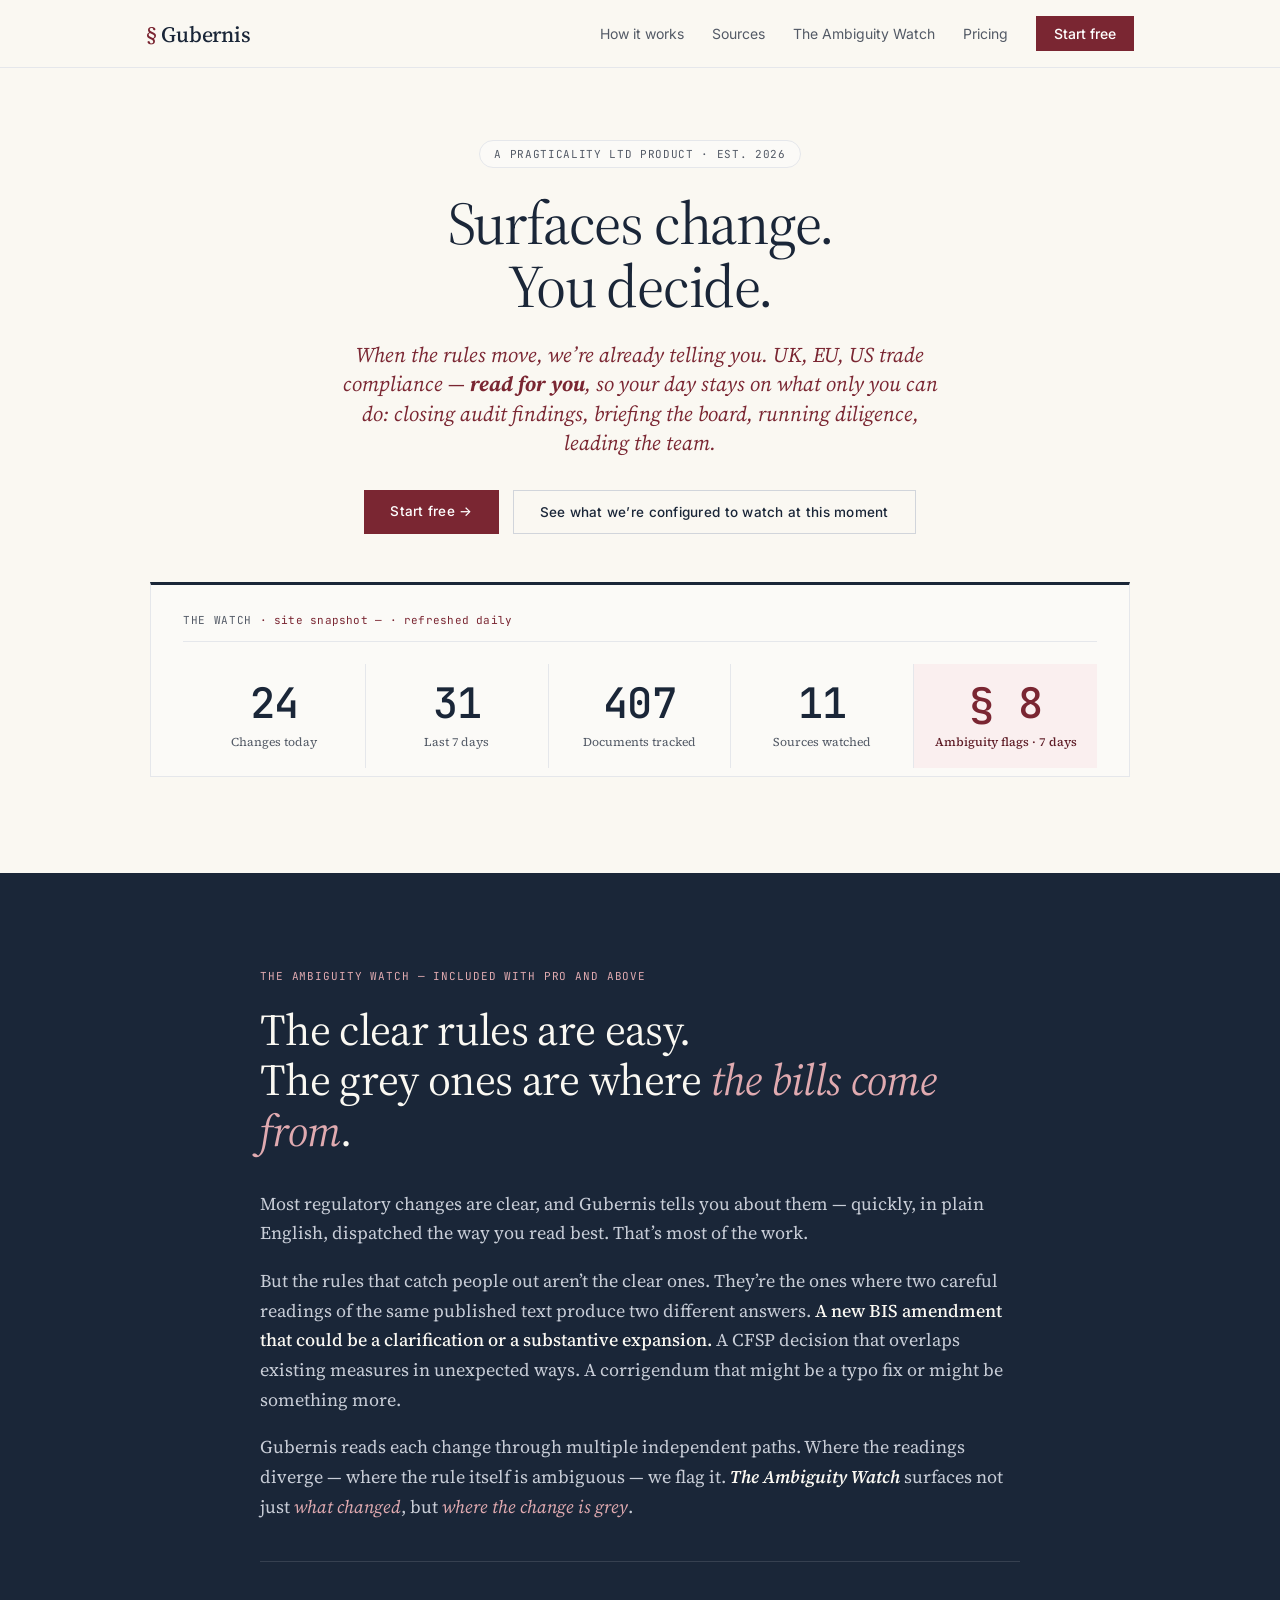
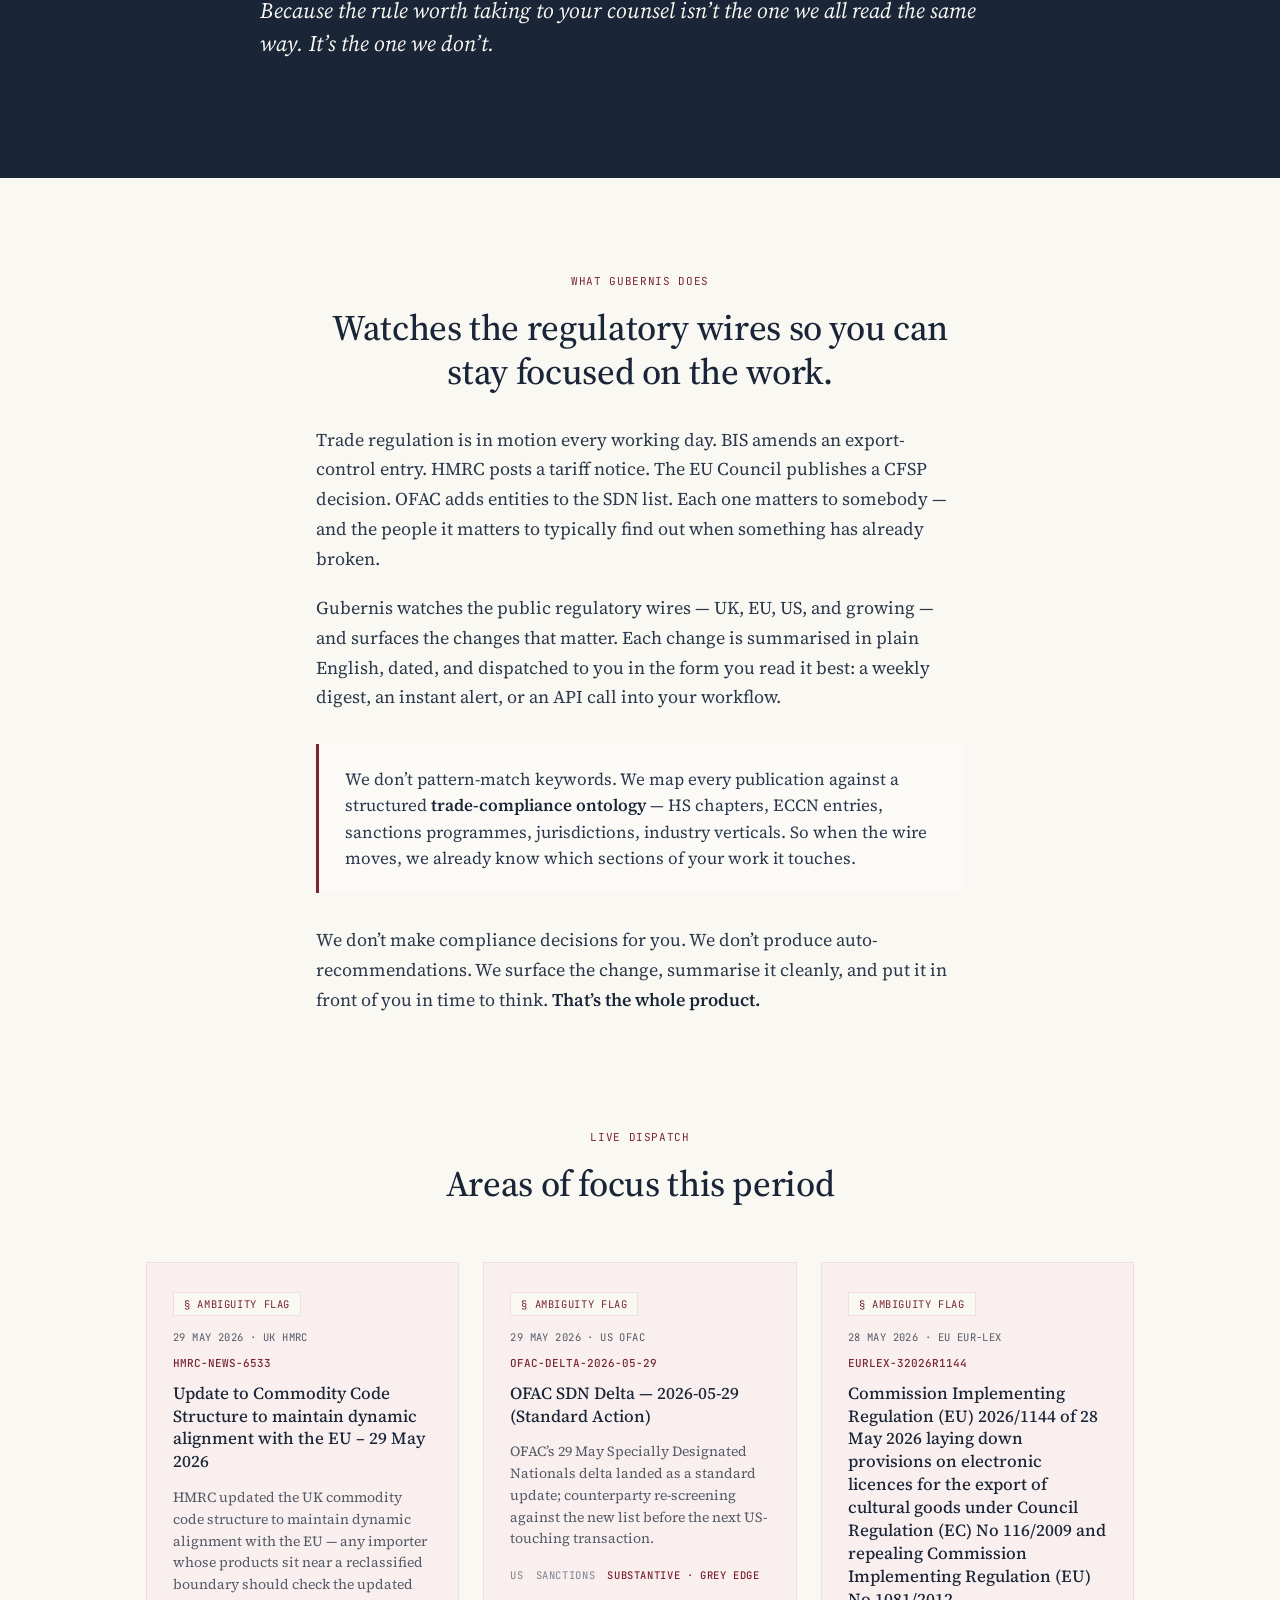
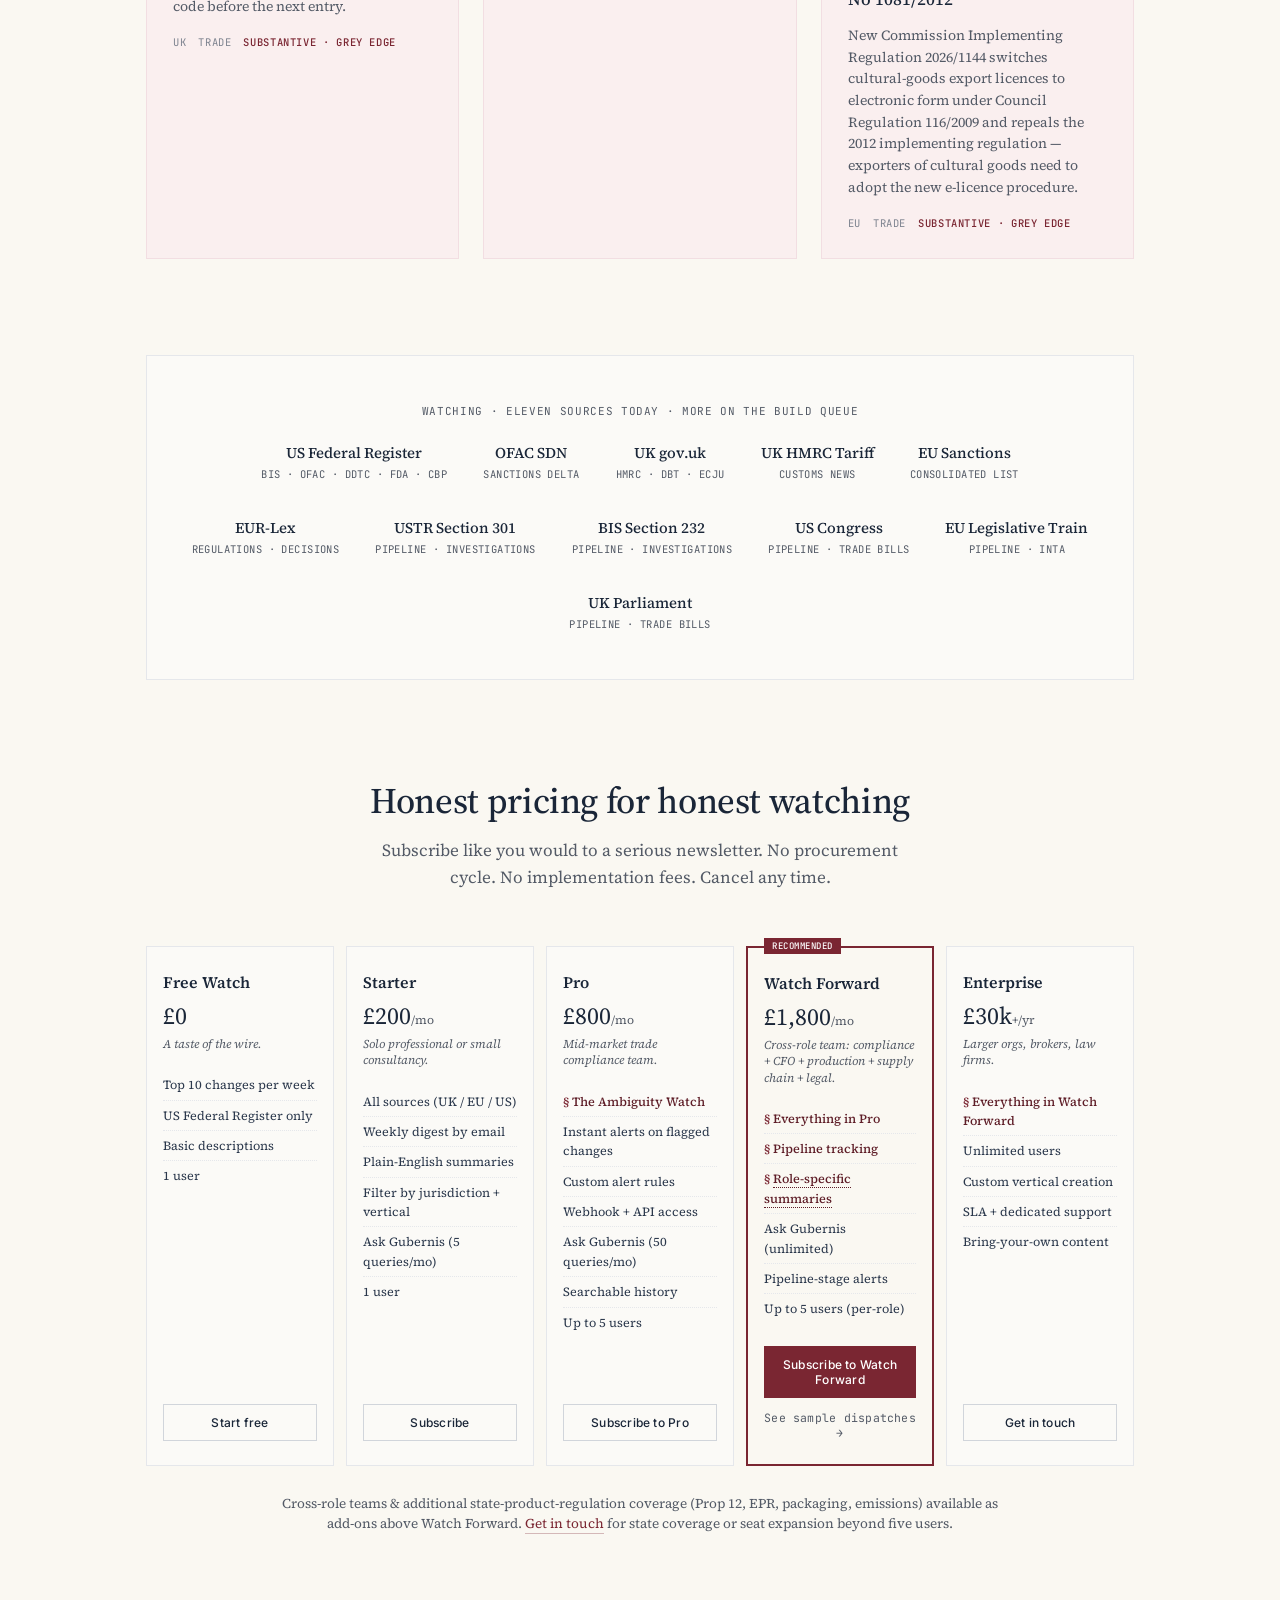
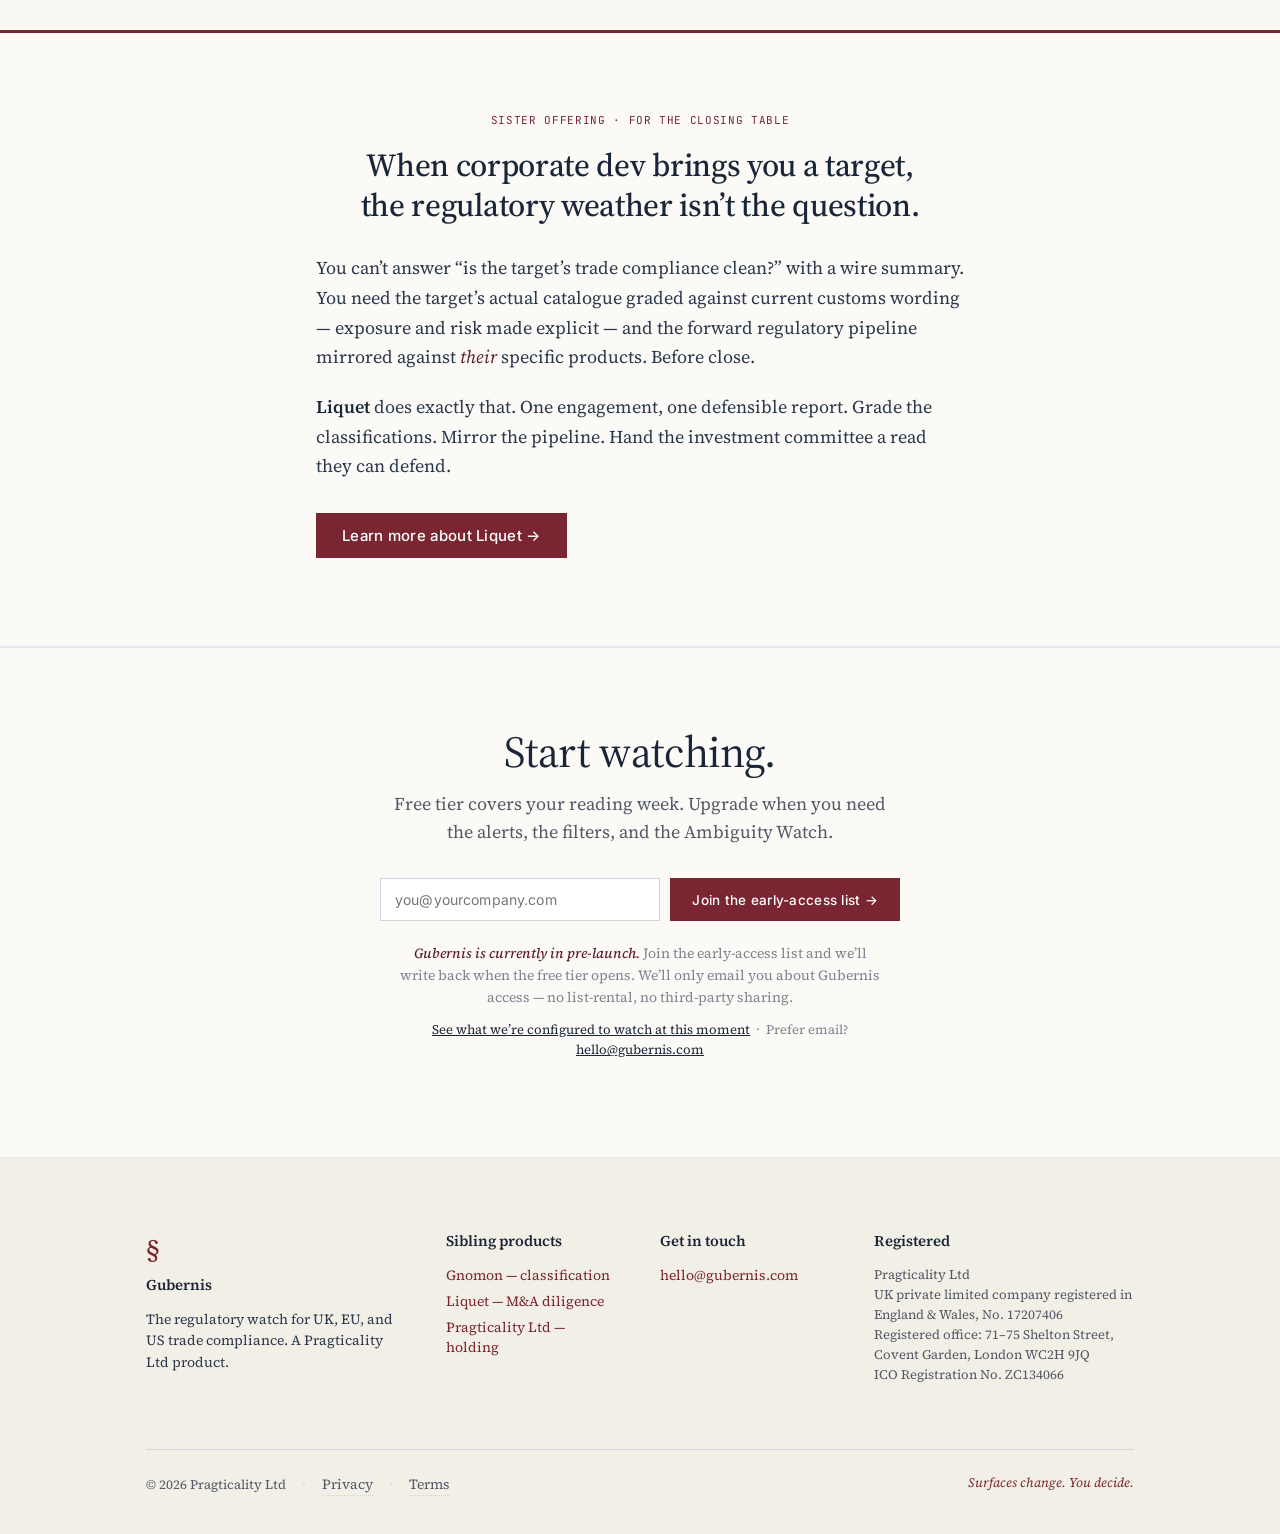
<file: index.html>
<!DOCTYPE html>
<html lang="en-GB">
<head>
<meta charset="UTF-8" />
<meta name="viewport" content="width=device-width, initial-scale=1.0" />
<title>Gubernis — Surfaces change. You decide.</title>
<meta name="description" content="Gubernis watches the regulatory wires — UK, EU, US — and surfaces the changes that matter. The Ambiguity Watch flags the rules where careful readings diverge. A Pragticality Ltd product." />
<meta name="theme-color" content="#FAF8F2" />

<!-- Open Graph -->
<meta property="og:title" content="Gubernis — Surfaces change. You decide." />
<meta property="og:description" content="Watches the regulatory wires; surfaces what changed; flags the grey edges. When the rules move, we're already telling you." />
<meta property="og:type" content="website" />
<meta property="og:url" content="https://gubernis.com/" />

<link rel="icon" type="image/svg+xml" href="/favicon.svg" />
<link rel="preconnect" href="https://fonts.googleapis.com">
<link rel="preconnect" href="https://fonts.gstatic.com" crossorigin>
<link href="https://fonts.googleapis.com/css2?family=Source+Serif+4:ital,opsz,wght@0,8..60,300;0,8..60,400;0,8..60,500;0,8..60,600;0,8..60,700;1,8..60,400&family=JetBrains+Mono:ital,wght@0,400;0,500;1,400&family=Inter:wght@400;500;600&display=swap" rel="stylesheet">
<link rel="stylesheet" href="/styles.css">
</head>

<body>

<header class="site-nav">
  <div class="container">
    <a href="/" class="wordmark"><span class="section-mark">§</span>Gubernis</a>
    <nav class="nav-links">
      <a href="#how-it-works">How it works</a>
      <a href="#sources">Sources</a>
      <a href="#ambiguity-watch">The Ambiguity Watch</a>
      <a href="#pricing">Pricing</a>
      <a href="#sign-up" class="cta">Start free</a>
    </nav>
  </div>
</header>

<main>

<!-- HERO -->
<section class="hero">
  <div class="container">
    <div class="badge">A Pragticality Ltd product · est. 2026</div>
    <h1>Surfaces change.<br/>You decide.</h1>
    <div class="lead">When the rules move, we&rsquo;re already telling you. UK, EU, US trade compliance &mdash; <strong>read for you</strong>, so your day stays on what only you can do: closing audit findings, briefing the board, running diligence, leading the team.</div>
    <div class="cta-row">
      <a href="#sign-up" class="button primary-btn">Start free &rarr;</a>
      <a href="#this-week" class="button secondary-btn">See what we&rsquo;re configured to watch at this moment</a>
    </div>
  </div>
</section>

<!-- THE WATCH — live ledger -->
<section class="watch-section">
  <div class="container">
    <div class="ledger">
      <div class="ledger-label">
        The Watch
        <span class="ledger-time">· site snapshot <span data-count="as-of">—</span> · refreshed daily</span>
      </div>

      <div class="ledger-grid">
        <div class="ledger-cell">
          <div class="ledger-number" data-count="changes-today">24</div>
          <div class="ledger-caption">Changes today</div>
        </div>
        <div class="ledger-cell">
          <div class="ledger-number" data-count="changes-7d">31</div>
          <div class="ledger-caption">Last 7 days</div>
        </div>
        <div class="ledger-cell">
          <div class="ledger-number" data-count="documents-tracked">407</div>
          <div class="ledger-caption">Documents tracked</div>
        </div>
        <div class="ledger-cell">
          <div class="ledger-number" data-count="sources">11</div>
          <div class="ledger-caption">Sources watched</div>
        </div>
        <div class="ledger-cell oxblood">
          <div class="ledger-number" data-count="ambiguity-7d">&sect; 8</div>
          <div class="ledger-caption">Ambiguity flags &middot; 7 days</div>
        </div>
      </div>
    </div>
  </div>
</section>

<!-- AMBIGUITY WATCH — feature section on navy -->
<section id="ambiguity-watch" class="ambiguity-section">
  <div class="container container-narrow">
    <div class="section-label">The Ambiguity Watch — included with Pro and above</div>
    <h2>The clear rules are easy.<br/>The grey ones are where <em>the bills come from</em>.</h2>

    <div class="ambiguity-body">
      <p>
        Most regulatory changes are clear, and Gubernis tells you about them &mdash; quickly, in plain English, dispatched the way you read best. That&rsquo;s most of the work.
      </p>
      <p>
        But the rules that catch people out aren&rsquo;t the clear ones. They&rsquo;re the ones where two careful readings of the same published text produce two different answers. <strong>A new BIS amendment that could be a clarification or a substantive expansion.</strong> A CFSP decision that overlaps existing measures in unexpected ways. A corrigendum that might be a typo fix or might be something more.
      </p>
      <p>
        Gubernis reads each change through multiple independent paths. Where the readings diverge &mdash; where the rule itself is ambiguous &mdash; we flag it.
        <span class="watch-name">The Ambiguity Watch</span>
        surfaces not just <em>what changed</em>, but <em>where the change is grey</em>.
      </p>
      <p class="closer">
        Because the rule worth taking to your counsel isn&rsquo;t the one we all read the same way. It&rsquo;s the one we don&rsquo;t.
      </p>
    </div>
  </div>
</section>

<!-- WHAT GUBERNIS DOES — intro with ontology -->
<section id="how-it-works" class="intro-section">
  <div class="container container-narrow">
    <div class="section-label">What Gubernis does</div>
    <h2>Watches the regulatory wires so you can stay focused on the work.</h2>

    <div class="intro-body">
      <p>
        Trade regulation is in motion every working day. BIS amends an export-control entry. HMRC posts a tariff notice. The EU Council publishes a CFSP decision. OFAC adds entities to the SDN list. Each one matters to somebody &mdash; and the people it matters to typically find out when something has already broken.
      </p>
      <p>
        Gubernis watches the public regulatory wires &mdash; UK, EU, US, and growing &mdash; and surfaces the changes that matter. Each change is summarised in plain English, dated, and dispatched to you in the form you read it best: a weekly digest, an instant alert, or an API call into your workflow.
      </p>
      <span class="ontology-callout">
        We don&rsquo;t pattern-match keywords. We map every publication against a structured <strong>trade-compliance ontology</strong> &mdash; HS chapters, ECCN entries, sanctions programmes, jurisdictions, industry verticals. So when the wire moves, we already know which sections of your work it touches.
      </span>
      <p>
        We don&rsquo;t make compliance decisions for you. We don&rsquo;t produce auto-recommendations. We surface the change, summarise it cleanly, and put it in front of you in time to think. <strong>That&rsquo;s the whole product.</strong>
      </p>
    </div>
  </div>
</section>

<!-- WHAT CHANGED THIS WEEK -->
<section id="this-week" class="changed-section">
  <div class="container">
    <div class="section-head">
      <div class="section-label">Live dispatch</div>
      <h2>Areas of focus this period</h2>
    </div>

    <div class="featured-grid">
      <!-- featured-cards: start (managed by scripts/refresh_this_week_cards.py) -->

      <article class="card ambiguous">
        <span class="watch-flag">§ ambiguity flag</span>
        <div class="ts">29 May 2026 · UK HMRC</div>
        <div class="id">HMRC-NEWS-6533</div>
        <h3 class="card-title">Update to Commodity Code Structure to maintain dynamic alignment with the EU – 29 May 2026</h3>
        <p class="card-summary">HMRC updated the UK commodity code structure to maintain dynamic alignment with the EU — any importer whose products sit near a reclassified boundary should check the updated code before the next entry.</p>
        <div class="card-tags">
          <span class="tag">UK</span>
          <span class="tag">trade</span>
          <span class="tag sev">substantive · grey edge</span>
        </div>
      </article>

      <article class="card ambiguous">
        <span class="watch-flag">§ ambiguity flag</span>
        <div class="ts">29 May 2026 · US OFAC</div>
        <div class="id">OFAC-DELTA-2026-05-29</div>
        <h3 class="card-title">OFAC SDN Delta — 2026-05-29 (Standard Action)</h3>
        <p class="card-summary">OFAC&rsquo;s 29 May Specially Designated Nationals delta landed as a standard update; counterparty re-screening against the new list before the next US-touching transaction.</p>
        <div class="card-tags">
          <span class="tag">US</span>
          <span class="tag">sanctions</span>
          <span class="tag sev">substantive · grey edge</span>
        </div>
      </article>

      <article class="card ambiguous">
        <span class="watch-flag">§ ambiguity flag</span>
        <div class="ts">28 May 2026 · EU EUR-Lex</div>
        <div class="id">EURLEX-32026R1144</div>
        <h3 class="card-title">Commission Implementing Regulation (EU) 2026/1144 of 28 May 2026 laying down provisions on electronic licences for the export of cultural goods under Council Regulation (EC) No 116/2009 and repealing Commission Implementing Regulation (EU) No 1081/2012</h3>
        <p class="card-summary">New Commission Implementing Regulation 2026/1144 switches cultural-goods export licences to electronic form under Council Regulation 116/2009 and repeals the 2012 implementing regulation &mdash; exporters of cultural goods need to adopt the new e-licence procedure.</p>
        <div class="card-tags">
          <span class="tag">EU</span>
          <span class="tag">trade</span>
          <span class="tag sev">substantive · grey edge</span>
        </div>
      </article>

      <!-- featured-cards: end -->
    </div>
  </div>
</section>

<!-- SOURCES -->
<section id="sources" class="sources-section">
  <div class="container">
    <div class="sources-bar">
      <div class="section-label">Watching · eleven sources today · more on the build queue</div>
      <div class="sources-row">
        <div class="source">
          <div class="source-name">US Federal Register</div>
          <div class="source-sub">BIS · OFAC · DDTC · FDA · CBP</div>
        </div>
        <div class="source">
          <div class="source-name">OFAC SDN</div>
          <div class="source-sub">sanctions delta</div>
        </div>
        <div class="source">
          <div class="source-name">UK gov.uk</div>
          <div class="source-sub">HMRC · DBT · ECJU</div>
        </div>
        <div class="source">
          <div class="source-name">UK HMRC Tariff</div>
          <div class="source-sub">customs news</div>
        </div>
        <div class="source">
          <div class="source-name">EU Sanctions</div>
          <div class="source-sub">consolidated list</div>
        </div>
        <div class="source">
          <div class="source-name">EUR-Lex</div>
          <div class="source-sub">regulations · decisions</div>
        </div>
        <div class="source">
          <div class="source-name">USTR Section 301</div>
          <div class="source-sub">pipeline · investigations</div>
        </div>
        <div class="source">
          <div class="source-name">BIS Section 232</div>
          <div class="source-sub">pipeline · investigations</div>
        </div>
        <div class="source">
          <div class="source-name">US Congress</div>
          <div class="source-sub">pipeline · trade bills</div>
        </div>
        <div class="source">
          <div class="source-name">EU Legislative Train</div>
          <div class="source-sub">pipeline · INTA</div>
        </div>
        <div class="source">
          <div class="source-name">UK Parliament</div>
          <div class="source-sub">pipeline · trade bills</div>
        </div>
      </div>
    </div>
  </div>
</section>

<!-- PRICING -->
<section id="pricing" class="pricing-section">
  <div class="container">
    <div class="section-head">
      <h2>Honest pricing for honest watching</h2>
      <p class="subhead">Subscribe like you would to a serious newsletter. No procurement cycle. No implementation fees. Cancel any time.</p>
    </div>

    <div class="pricing-grid pricing-grid-five">

      <article class="tier">
        <div class="tier-name">Free Watch</div>
        <div class="tier-price">&pound;0</div>
        <div class="tier-for">A taste of the wire.</div>
        <ul class="tier-list">
          <li>Top 10 changes per week</li>
          <li>US Federal Register only</li>
          <li>Basic descriptions</li>
          <li>1 user</li>
        </ul>
        <a href="#sign-up" class="tier-cta">Start free</a>
      </article>

      <article class="tier">
        <div class="tier-name">Starter</div>
        <div class="tier-price">&pound;200<span class="tier-unit">/mo</span></div>
        <div class="tier-for">Solo professional or small consultancy.</div>
        <ul class="tier-list">
          <li>All sources (UK / EU / US)</li>
          <li>Weekly digest by email</li>
          <li>Plain-English summaries</li>
          <li>Filter by jurisdiction + vertical</li>
          <li>Ask Gubernis (5 queries/mo)</li>
          <li>1 user</li>
        </ul>
        <a href="#sign-up" class="tier-cta">Subscribe</a>
      </article>

      <article class="tier">
        <div class="tier-name">Pro</div>
        <div class="tier-price">&pound;800<span class="tier-unit">/mo</span></div>
        <div class="tier-for">Mid-market trade compliance team.</div>
        <ul class="tier-list">
          <li class="highlight">The Ambiguity Watch</li>
          <li>Instant alerts on flagged changes</li>
          <li>Custom alert rules</li>
          <li>Webhook + API access</li>
          <li>Ask Gubernis (50 queries/mo)</li>
          <li>Searchable history</li>
          <li>Up to 5 users</li>
        </ul>
        <a href="#sign-up" class="tier-cta">Subscribe to Pro</a>
      </article>

      <article class="tier recommended">
        <div class="tier-name">Watch Forward</div>
        <div class="tier-price">&pound;1,800<span class="tier-unit">/mo</span></div>
        <div class="tier-for">Cross-role team: compliance + CFO + production + supply chain + legal.</div>
        <ul class="tier-list">
          <li class="highlight">Everything in Pro</li>
          <li class="highlight">Pipeline tracking</li>
          <li class="highlight"><a href="/samples/" class="tier-inline-link">Role-specific summaries</a></li>
          <li>Ask Gubernis (unlimited)</li>
          <li>Pipeline-stage alerts</li>
          <li>Up to 5 users (per-role)</li>
        </ul>
        <a href="#sign-up" class="tier-cta primary-cta">Subscribe to Watch Forward</a>
        <a href="/samples/" class="tier-secondary-link">See sample dispatches &rarr;</a>
      </article>

      <article class="tier">
        <div class="tier-name">Enterprise</div>
        <div class="tier-price">&pound;30k<span class="tier-unit">+/yr</span></div>
        <div class="tier-for">Larger orgs, brokers, law firms.</div>
        <ul class="tier-list">
          <li class="highlight">Everything in Watch Forward</li>
          <li>Unlimited users</li>
          <li>Custom vertical creation</li>
          <li>SLA + dedicated support</li>
          <li>Bring-your-own content</li>
        </ul>
        <a href="mailto:hello@gubernis.com?subject=Gubernis Enterprise enquiry" class="tier-cta">Get in touch</a>
      </article>

    </div>

    <p class="pricing-footnote">
      Cross-role teams &amp; additional state-product-regulation coverage (Prop&nbsp;12, EPR, packaging, emissions) available as
      add-ons above Watch Forward. <a href="mailto:hello@gubernis.com?subject=Gubernis add-ons enquiry">Get in touch</a>
      for state coverage or seat expansion beyond five users.
    </p>
  </div>
</section>

<!-- LIQUET TEASER — for the closing table -->
<section id="liquet" class="liquet-teaser-section">
  <div class="container container-narrow">
    <div class="section-label">Sister offering &middot; for the closing table</div>
    <h2>When corporate dev brings you a target,<br/>the regulatory weather isn&rsquo;t the question.</h2>
    <p>
      You can&rsquo;t answer &ldquo;is the target&rsquo;s trade compliance clean?&rdquo; with a wire summary. You need the target&rsquo;s actual catalogue graded against current customs wording &mdash; exposure and risk made explicit &mdash; and the forward regulatory pipeline mirrored against <em>their</em> specific products. Before close.
    </p>
    <p>
      <strong>Liquet</strong> does exactly that. One engagement, one defensible report. Grade the classifications. Mirror the pipeline. Hand the investment committee a read they can defend.
    </p>
    <a href="https://liquetma.com" class="liquet-cta">Learn more about Liquet &rarr;</a>
  </div>
</section>

<!-- FINAL CTA -->
<section id="sign-up" class="final-cta">
  <div class="container container-narrow">
    <h2>Start watching.</h2>
    <p>Free tier covers your reading week. Upgrade when you need the alerts, the filters, and the Ambiguity Watch.</p>
    <form
      class="signup-form"
      action="https://formspree.io/f/xwvzopqy"
      method="POST"
    >
      <label for="signup-email" class="visually-hidden">Email address</label>
      <input
        id="signup-email"
        type="email"
        name="email"
        placeholder="you@yourcompany.com"
        required
        autocomplete="email"
      />
      <input type="hidden" name="_subject" value="Gubernis early-access signup" />
      <!-- Honeypot field — bots fill this; real users don't see it. -->
      <input type="text" name="_gotcha" tabindex="-1" autocomplete="off" style="display:none" />
      <button type="submit" class="button primary-btn">Join the early-access list &rarr;</button>
    </form>
    <p class="cta-note"><em>Gubernis is currently in pre-launch.</em> Join the early-access list and we&rsquo;ll write back when the free tier opens. We&rsquo;ll only email you about Gubernis access &mdash; no list-rental, no third-party sharing.</p>
    <p class="cta-note">
      <a href="#this-week">See what we&rsquo;re configured to watch at this moment</a>
      &nbsp;&middot;&nbsp;
      Prefer email? <a href="mailto:hello@gubernis.com?subject=Gubernis early-access list">hello@gubernis.com</a>
    </p>
  </div>
</section>

</main>

<footer class="site-footer">
  <div class="container">
    <div class="footer-grid">
      <div>
        <div class="footer-mark">§</div>
        <h4>Gubernis</h4>
        <p>The regulatory watch for UK, EU, and US trade compliance. A Pragticality Ltd product.</p>
      </div>
      <div>
        <h4>Sibling products</h4>
        <a href="https://pragticality.com/ventures/#gnomon">Gnomon — classification</a>
        <a href="https://liquetma.com">Liquet — M&amp;A diligence</a>
        <a href="https://pragticality.com/">Pragticality Ltd — holding</a>
      </div>
      <div>
        <h4>Get in touch</h4>
        <a href="mailto:hello@gubernis.com">hello@gubernis.com</a>
      </div>
      <div>
        <h4>Registered</h4>
        <p class="small">
          Pragticality Ltd<br/>
          UK private limited company registered in<br/>
          England &amp; Wales, No. 17207406<br/>
          Registered office: 71&ndash;75 Shelton Street,<br/>
          Covent Garden, London WC2H 9JQ<br/>
          ICO Registration No. ZC134066
        </p>
      </div>
    </div>
    <div class="footer-bottom">
      <div class="footer-meta">
        <span>&copy; 2026 Pragticality Ltd</span>
        <span class="sep">·</span>
        <a href="/privacy/">Privacy</a>
        <span class="sep">·</span>
        <a href="/terms/">Terms</a>
      </div>
      <em>Surfaces change. You decide.</em>
    </div>
  </div>
</footer>

</body>
</html>
</file>
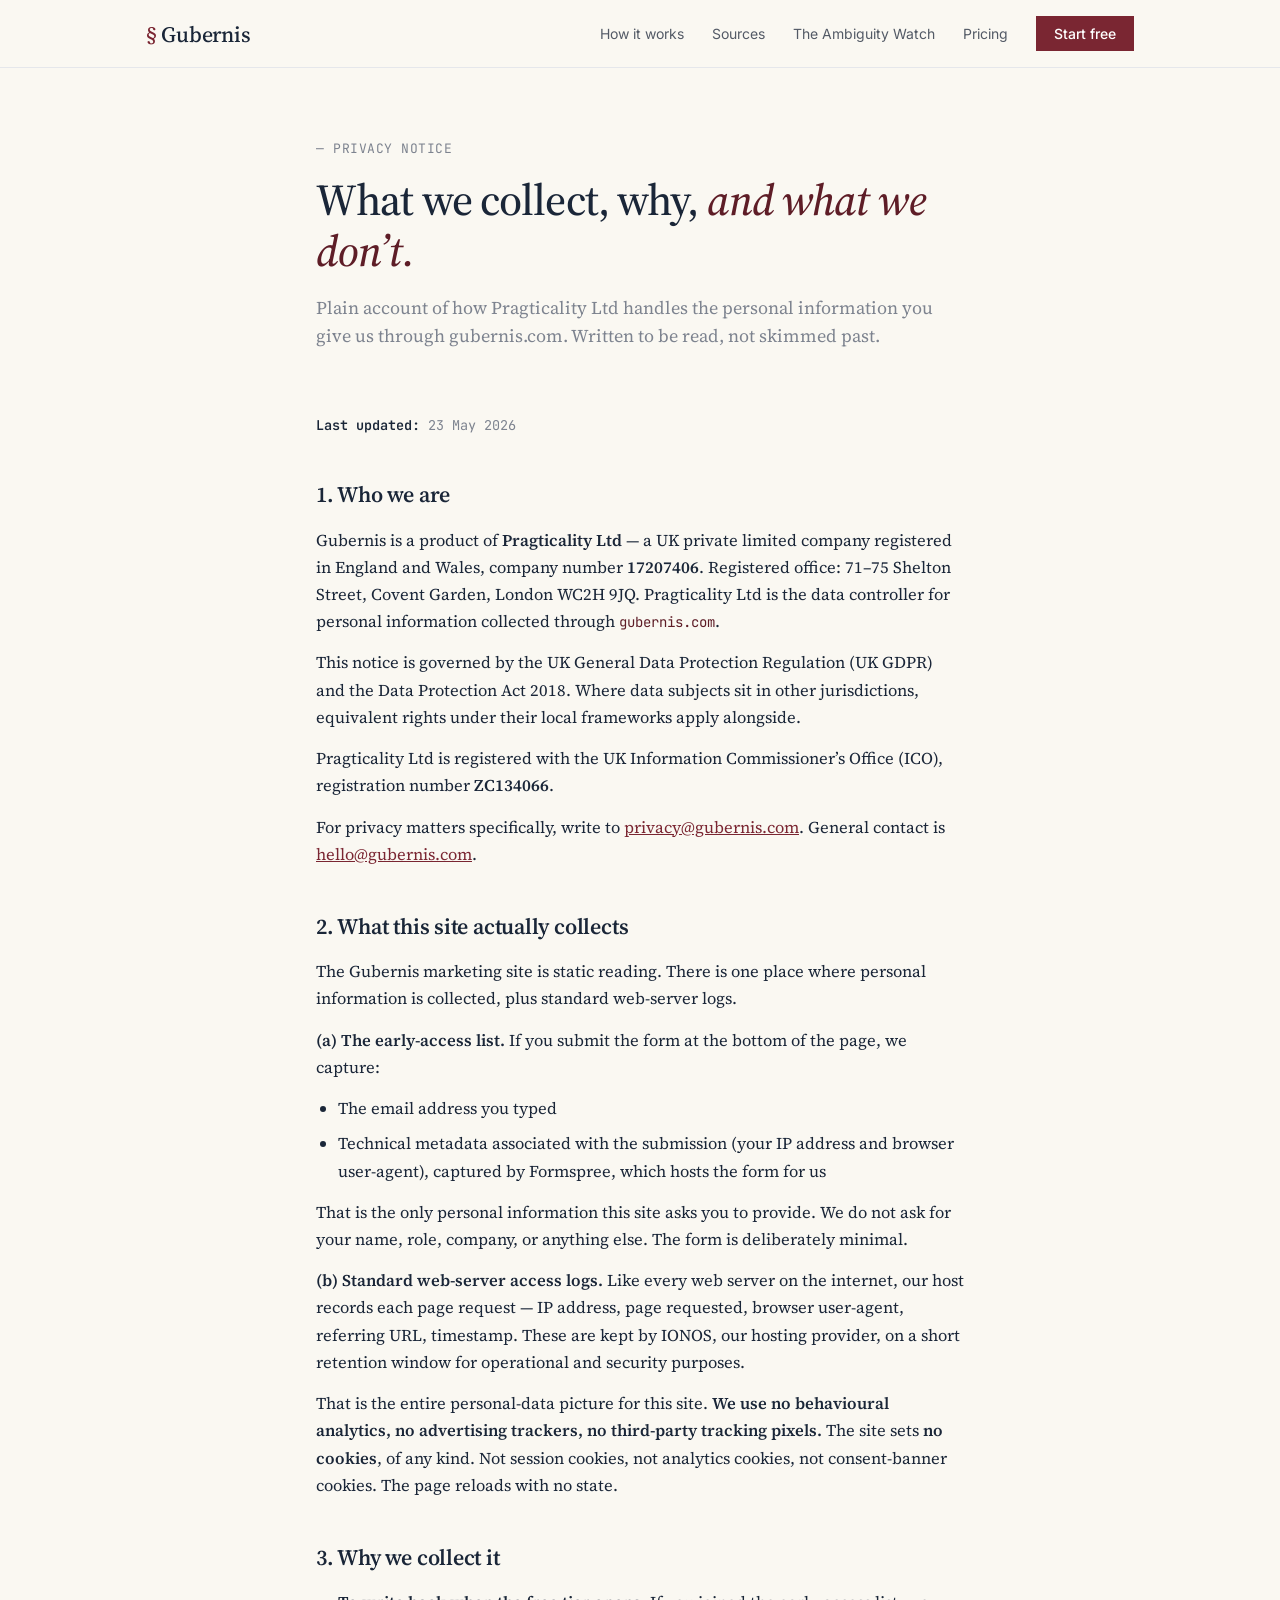
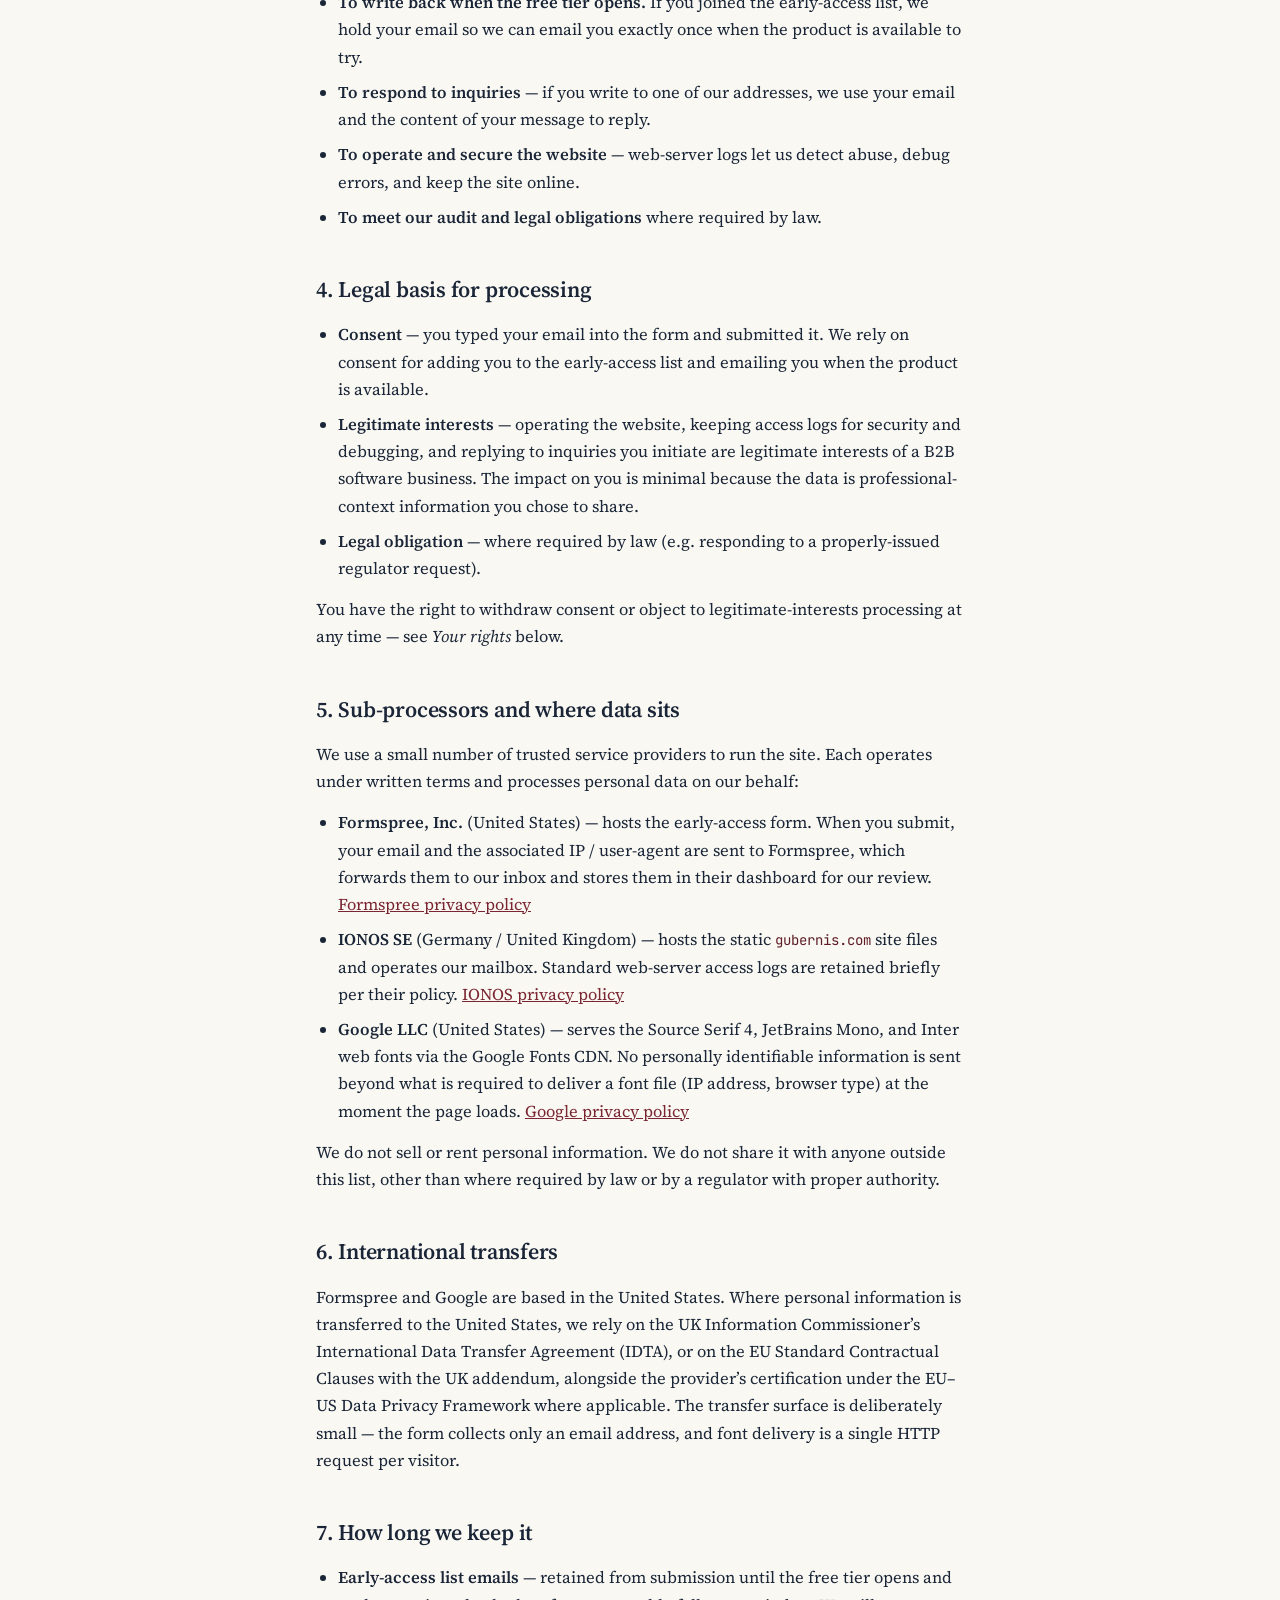
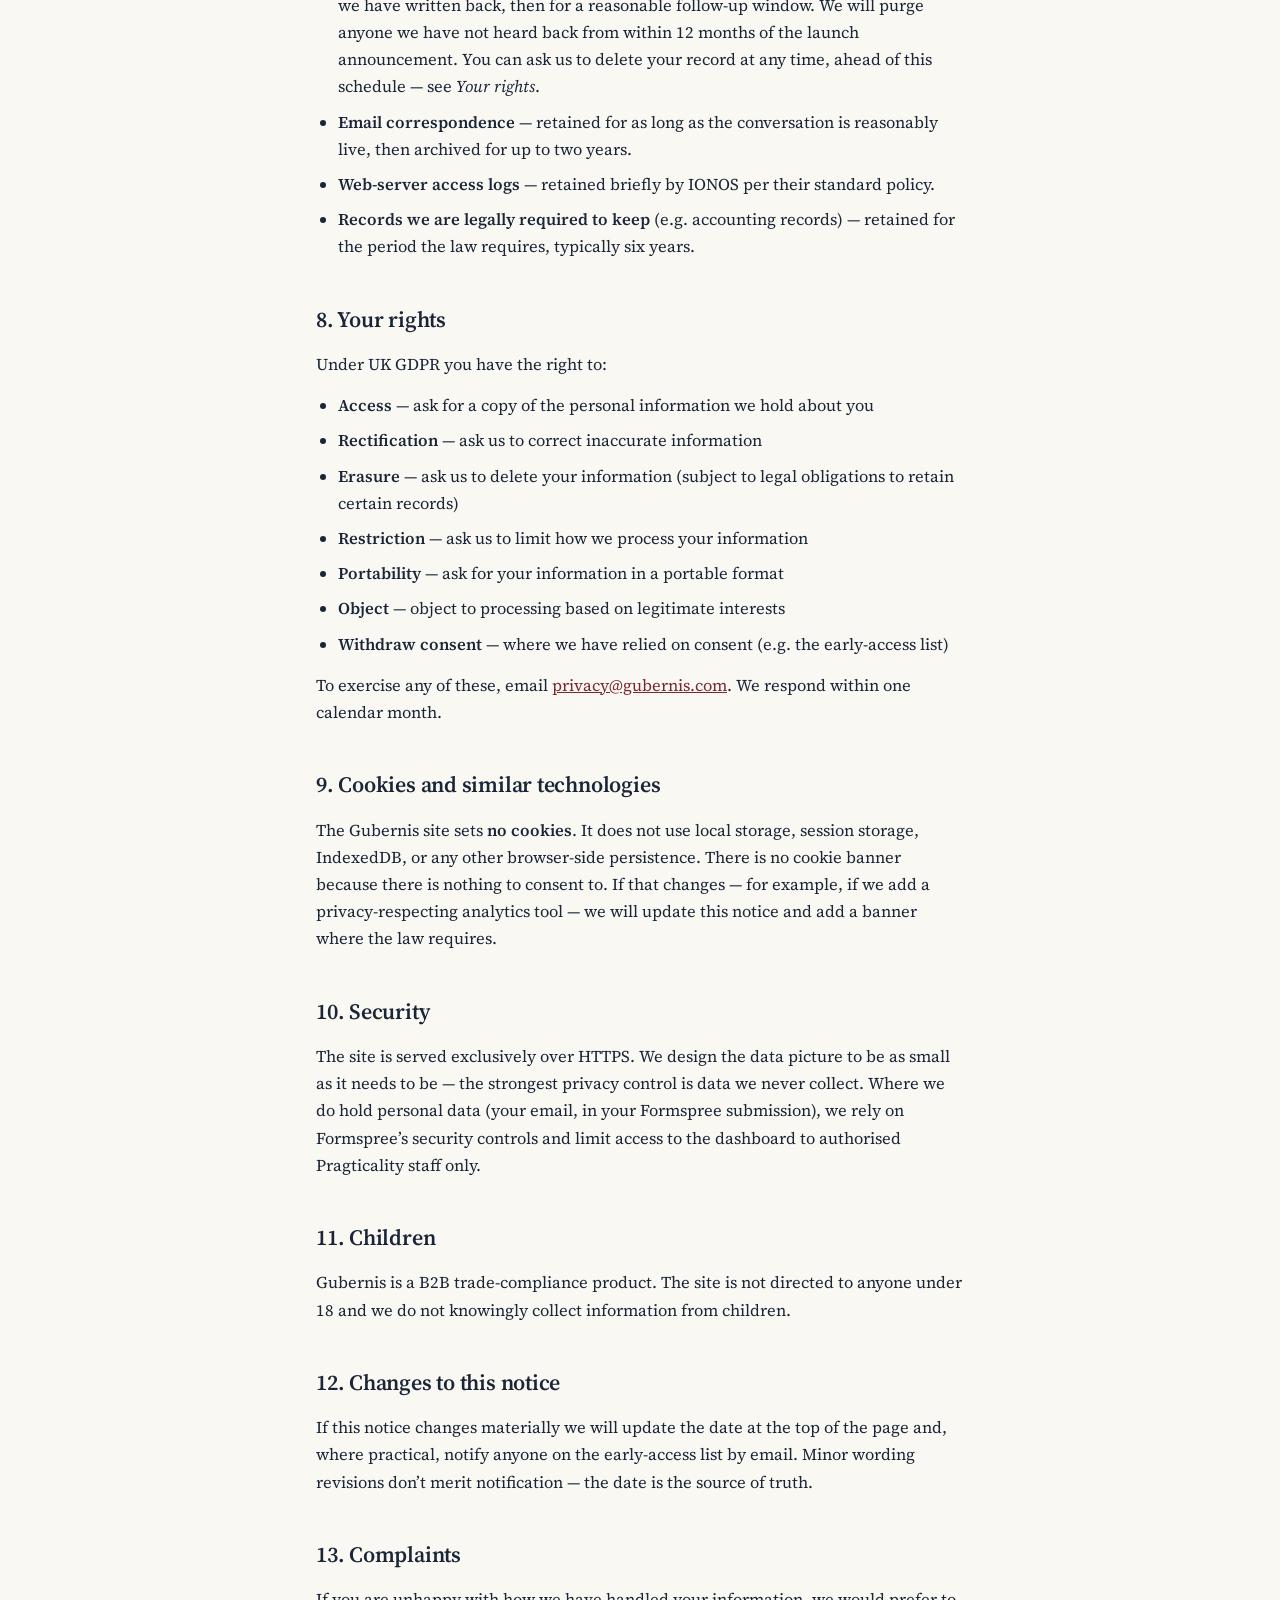
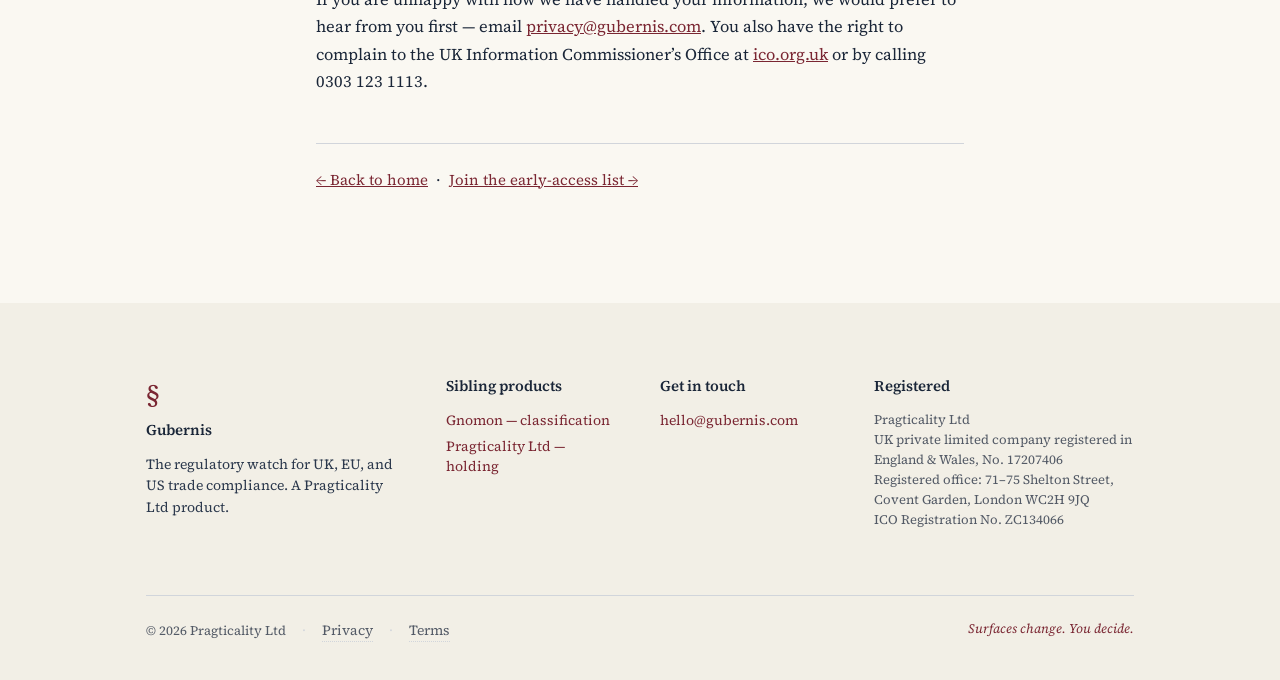
<file: privacy/index.html>
<!DOCTYPE html>
<html lang="en-GB">
<head>
<meta charset="UTF-8" />
<meta name="viewport" content="width=device-width, initial-scale=1.0" />
<title>Privacy notice — Gubernis</title>
<meta name="description" content="How Pragticality Ltd handles the personal information you give us through gubernis.com. UK GDPR and Data Protection Act 2018." />
<meta name="theme-color" content="#FAF8F2" />
<meta name="robots" content="index, follow" />
<meta property="og:title" content="Privacy notice — Gubernis" />
<meta property="og:type" content="website" />
<meta property="og:url" content="https://gubernis.com/privacy/" />
<link rel="icon" type="image/svg+xml" href="/favicon.svg" />
<link rel="preconnect" href="https://fonts.googleapis.com">
<link rel="preconnect" href="https://fonts.gstatic.com" crossorigin>
<link href="https://fonts.googleapis.com/css2?family=Source+Serif+4:ital,opsz,wght@0,8..60,300;0,8..60,400;0,8..60,500;0,8..60,600;0,8..60,700;1,8..60,400&family=JetBrains+Mono:ital,wght@0,400;0,500;1,400&family=Inter:wght@400;500;600&display=swap" rel="stylesheet">
<link rel="stylesheet" href="/styles.css">
</head>

<body>

<header class="site-nav">
  <div class="container">
    <a href="/" class="wordmark"><span class="section-mark">§</span>Gubernis</a>
    <nav class="nav-links">
      <a href="/#how-it-works">How it works</a>
      <a href="/#sources">Sources</a>
      <a href="/#ambiguity-watch">The Ambiguity Watch</a>
      <a href="/#pricing">Pricing</a>
      <a href="/#sign-up" class="cta">Start free</a>
    </nav>
  </div>
</header>

<main>

<section class="legal-hero">
  <div class="container container-narrow">
    <div class="legal-eyebrow">— Privacy notice</div>
    <h1>What we collect, why, <em>and what we don&rsquo;t.</em></h1>
    <p class="legal-sub">Plain account of how Pragticality Ltd handles the personal information you give us through gubernis.com. Written to be read, not skimmed past.</p>
  </div>
</section>

<section class="legal-section">
  <div class="container container-narrow">
    <div class="legal-prose">

      <p class="legal-meta"><strong>Last updated:</strong> 23 May 2026</p>

      <h3>1. Who we are</h3>
      <p>Gubernis is a product of <strong>Pragticality Ltd</strong> &mdash; a UK private limited company registered in England and Wales, company number <strong>17207406</strong>. Registered office: 71&ndash;75 Shelton Street, Covent Garden, London WC2H 9JQ. Pragticality Ltd is the data controller for personal information collected through <code>gubernis.com</code>.</p>
      <p>This notice is governed by the UK General Data Protection Regulation (UK GDPR) and the Data Protection Act 2018. Where data subjects sit in other jurisdictions, equivalent rights under their local frameworks apply alongside.</p>
      <p>Pragticality Ltd is registered with the UK Information Commissioner&rsquo;s Office (ICO), registration number <strong>ZC134066</strong>.</p>
      <p>For privacy matters specifically, write to <a href="mailto:privacy@gubernis.com">privacy@gubernis.com</a>. General contact is <a href="mailto:hello@gubernis.com">hello@gubernis.com</a>.</p>

      <h3>2. What this site actually collects</h3>
      <p>The Gubernis marketing site is static reading. There is one place where personal information is collected, plus standard web-server logs.</p>

      <p><strong>(a) The early-access list.</strong> If you submit the form at the bottom of the page, we capture:</p>
      <ul>
        <li>The email address you typed</li>
        <li>Technical metadata associated with the submission (your IP address and browser user-agent), captured by Formspree, which hosts the form for us</li>
      </ul>
      <p>That is the only personal information this site asks you to provide. We do not ask for your name, role, company, or anything else. The form is deliberately minimal.</p>

      <p><strong>(b) Standard web-server access logs.</strong> Like every web server on the internet, our host records each page request &mdash; IP address, page requested, browser user-agent, referring URL, timestamp. These are kept by IONOS, our hosting provider, on a short retention window for operational and security purposes.</p>

      <p>That is the entire personal-data picture for this site. <strong>We use no behavioural analytics, no advertising trackers, no third-party tracking pixels.</strong> The site sets <strong>no cookies</strong>, of any kind. Not session cookies, not analytics cookies, not consent-banner cookies. The page reloads with no state.</p>

      <h3>3. Why we collect it</h3>
      <ul>
        <li><strong>To write back when the free tier opens.</strong> If you joined the early-access list, we hold your email so we can email you exactly once when the product is available to try.</li>
        <li><strong>To respond to inquiries</strong> &mdash; if you write to one of our addresses, we use your email and the content of your message to reply.</li>
        <li><strong>To operate and secure the website</strong> &mdash; web-server logs let us detect abuse, debug errors, and keep the site online.</li>
        <li><strong>To meet our audit and legal obligations</strong> where required by law.</li>
      </ul>

      <h3>4. Legal basis for processing</h3>
      <ul>
        <li><strong>Consent</strong> &mdash; you typed your email into the form and submitted it. We rely on consent for adding you to the early-access list and emailing you when the product is available.</li>
        <li><strong>Legitimate interests</strong> &mdash; operating the website, keeping access logs for security and debugging, and replying to inquiries you initiate are legitimate interests of a B2B software business. The impact on you is minimal because the data is professional-context information you chose to share.</li>
        <li><strong>Legal obligation</strong> &mdash; where required by law (e.g. responding to a properly-issued regulator request).</li>
      </ul>
      <p>You have the right to withdraw consent or object to legitimate-interests processing at any time &mdash; see <em>Your rights</em> below.</p>

      <h3>5. Sub-processors and where data sits</h3>
      <p>We use a small number of trusted service providers to run the site. Each operates under written terms and processes personal data on our behalf:</p>
      <ul>
        <li><strong>Formspree, Inc.</strong> (United States) &mdash; hosts the early-access form. When you submit, your email and the associated IP / user-agent are sent to Formspree, which forwards them to our inbox and stores them in their dashboard for our review. <a href="https://formspree.io/legal/privacy-policy/" target="_blank" rel="noopener">Formspree privacy policy</a></li>
        <li><strong>IONOS SE</strong> (Germany / United Kingdom) &mdash; hosts the static <code>gubernis.com</code> site files and operates our mailbox. Standard web-server access logs are retained briefly per their policy. <a href="https://www.ionos.co.uk/terms-gtc/privacy-policy/" target="_blank" rel="noopener">IONOS privacy policy</a></li>
        <li><strong>Google LLC</strong> (United States) &mdash; serves the Source Serif 4, JetBrains Mono, and Inter web fonts via the Google Fonts CDN. No personally identifiable information is sent beyond what is required to deliver a font file (IP address, browser type) at the moment the page loads. <a href="https://policies.google.com/privacy" target="_blank" rel="noopener">Google privacy policy</a></li>
      </ul>
      <p>We do not sell or rent personal information. We do not share it with anyone outside this list, other than where required by law or by a regulator with proper authority.</p>

      <h3>6. International transfers</h3>
      <p>Formspree and Google are based in the United States. Where personal information is transferred to the United States, we rely on the UK Information Commissioner&rsquo;s International Data Transfer Agreement (IDTA), or on the EU Standard Contractual Clauses with the UK addendum, alongside the provider&rsquo;s certification under the EU&ndash;US Data Privacy Framework where applicable. The transfer surface is deliberately small &mdash; the form collects only an email address, and font delivery is a single HTTP request per visitor.</p>

      <h3>7. How long we keep it</h3>
      <ul>
        <li><strong>Early-access list emails</strong> &mdash; retained from submission until the free tier opens and we have written back, then for a reasonable follow-up window. We will purge anyone we have not heard back from within 12 months of the launch announcement. You can ask us to delete your record at any time, ahead of this schedule &mdash; see <em>Your rights</em>.</li>
        <li><strong>Email correspondence</strong> &mdash; retained for as long as the conversation is reasonably live, then archived for up to two years.</li>
        <li><strong>Web-server access logs</strong> &mdash; retained briefly by IONOS per their standard policy.</li>
        <li><strong>Records we are legally required to keep</strong> (e.g. accounting records) &mdash; retained for the period the law requires, typically six years.</li>
      </ul>

      <h3>8. Your rights</h3>
      <p>Under UK GDPR you have the right to:</p>
      <ul>
        <li><strong>Access</strong> &mdash; ask for a copy of the personal information we hold about you</li>
        <li><strong>Rectification</strong> &mdash; ask us to correct inaccurate information</li>
        <li><strong>Erasure</strong> &mdash; ask us to delete your information (subject to legal obligations to retain certain records)</li>
        <li><strong>Restriction</strong> &mdash; ask us to limit how we process your information</li>
        <li><strong>Portability</strong> &mdash; ask for your information in a portable format</li>
        <li><strong>Object</strong> &mdash; object to processing based on legitimate interests</li>
        <li><strong>Withdraw consent</strong> &mdash; where we have relied on consent (e.g. the early-access list)</li>
      </ul>
      <p>To exercise any of these, email <a href="mailto:privacy@gubernis.com">privacy@gubernis.com</a>. We respond within one calendar month.</p>

      <h3>9. Cookies and similar technologies</h3>
      <p>The Gubernis site sets <strong>no cookies</strong>. It does not use local storage, session storage, IndexedDB, or any other browser-side persistence. There is no cookie banner because there is nothing to consent to. If that changes &mdash; for example, if we add a privacy-respecting analytics tool &mdash; we will update this notice and add a banner where the law requires.</p>

      <h3>10. Security</h3>
      <p>The site is served exclusively over HTTPS. We design the data picture to be as small as it needs to be &mdash; the strongest privacy control is data we never collect. Where we do hold personal data (your email, in your Formspree submission), we rely on Formspree&rsquo;s security controls and limit access to the dashboard to authorised Pragticality staff only.</p>

      <h3>11. Children</h3>
      <p>Gubernis is a B2B trade-compliance product. The site is not directed to anyone under 18 and we do not knowingly collect information from children.</p>

      <h3>12. Changes to this notice</h3>
      <p>If this notice changes materially we will update the date at the top of the page and, where practical, notify anyone on the early-access list by email. Minor wording revisions don&rsquo;t merit notification &mdash; the date is the source of truth.</p>

      <h3>13. Complaints</h3>
      <p>If you are unhappy with how we have handled your information, we would prefer to hear from you first &mdash; email <a href="mailto:privacy@gubernis.com">privacy@gubernis.com</a>. You also have the right to complain to the UK Information Commissioner&rsquo;s Office at <a href="https://ico.org.uk" target="_blank" rel="noopener">ico.org.uk</a> or by calling 0303 123 1113.</p>

      <p class="legal-back"><a href="/">&larr; Back to home</a> &nbsp;&middot;&nbsp; <a href="/#sign-up">Join the early-access list &rarr;</a></p>

    </div>
  </div>
</section>

</main>

<footer class="site-footer">
  <div class="container">
    <div class="footer-grid">
      <div>
        <div class="footer-mark">§</div>
        <h4>Gubernis</h4>
        <p>The regulatory watch for UK, EU, and US trade compliance. A Pragticality Ltd product.</p>
      </div>
      <div>
        <h4>Sibling products</h4>
        <a href="https://pragticality.com/ventures/#gnomon">Gnomon — classification</a>
        <a href="https://pragticality.com/">Pragticality Ltd — holding</a>
      </div>
      <div>
        <h4>Get in touch</h4>
        <a href="mailto:hello@gubernis.com">hello@gubernis.com</a>
      </div>
      <div>
        <h4>Registered</h4>
        <p class="small">
          Pragticality Ltd<br/>
          UK private limited company registered in<br/>
          England &amp; Wales, No. 17207406<br/>
          Registered office: 71&ndash;75 Shelton Street,<br/>
          Covent Garden, London WC2H 9JQ<br/>
          ICO Registration No. ZC134066
        </p>
      </div>
    </div>
    <div class="footer-bottom">
      <div class="footer-meta">
        <span>&copy; 2026 Pragticality Ltd</span>
        <span class="sep">·</span>
        <a href="/privacy/">Privacy</a>
        <span class="sep">·</span>
        <a href="/terms/">Terms</a>
      </div>
      <em>Surfaces change. You decide.</em>
    </div>
  </div>
</footer>

</body>
</html>
</file>
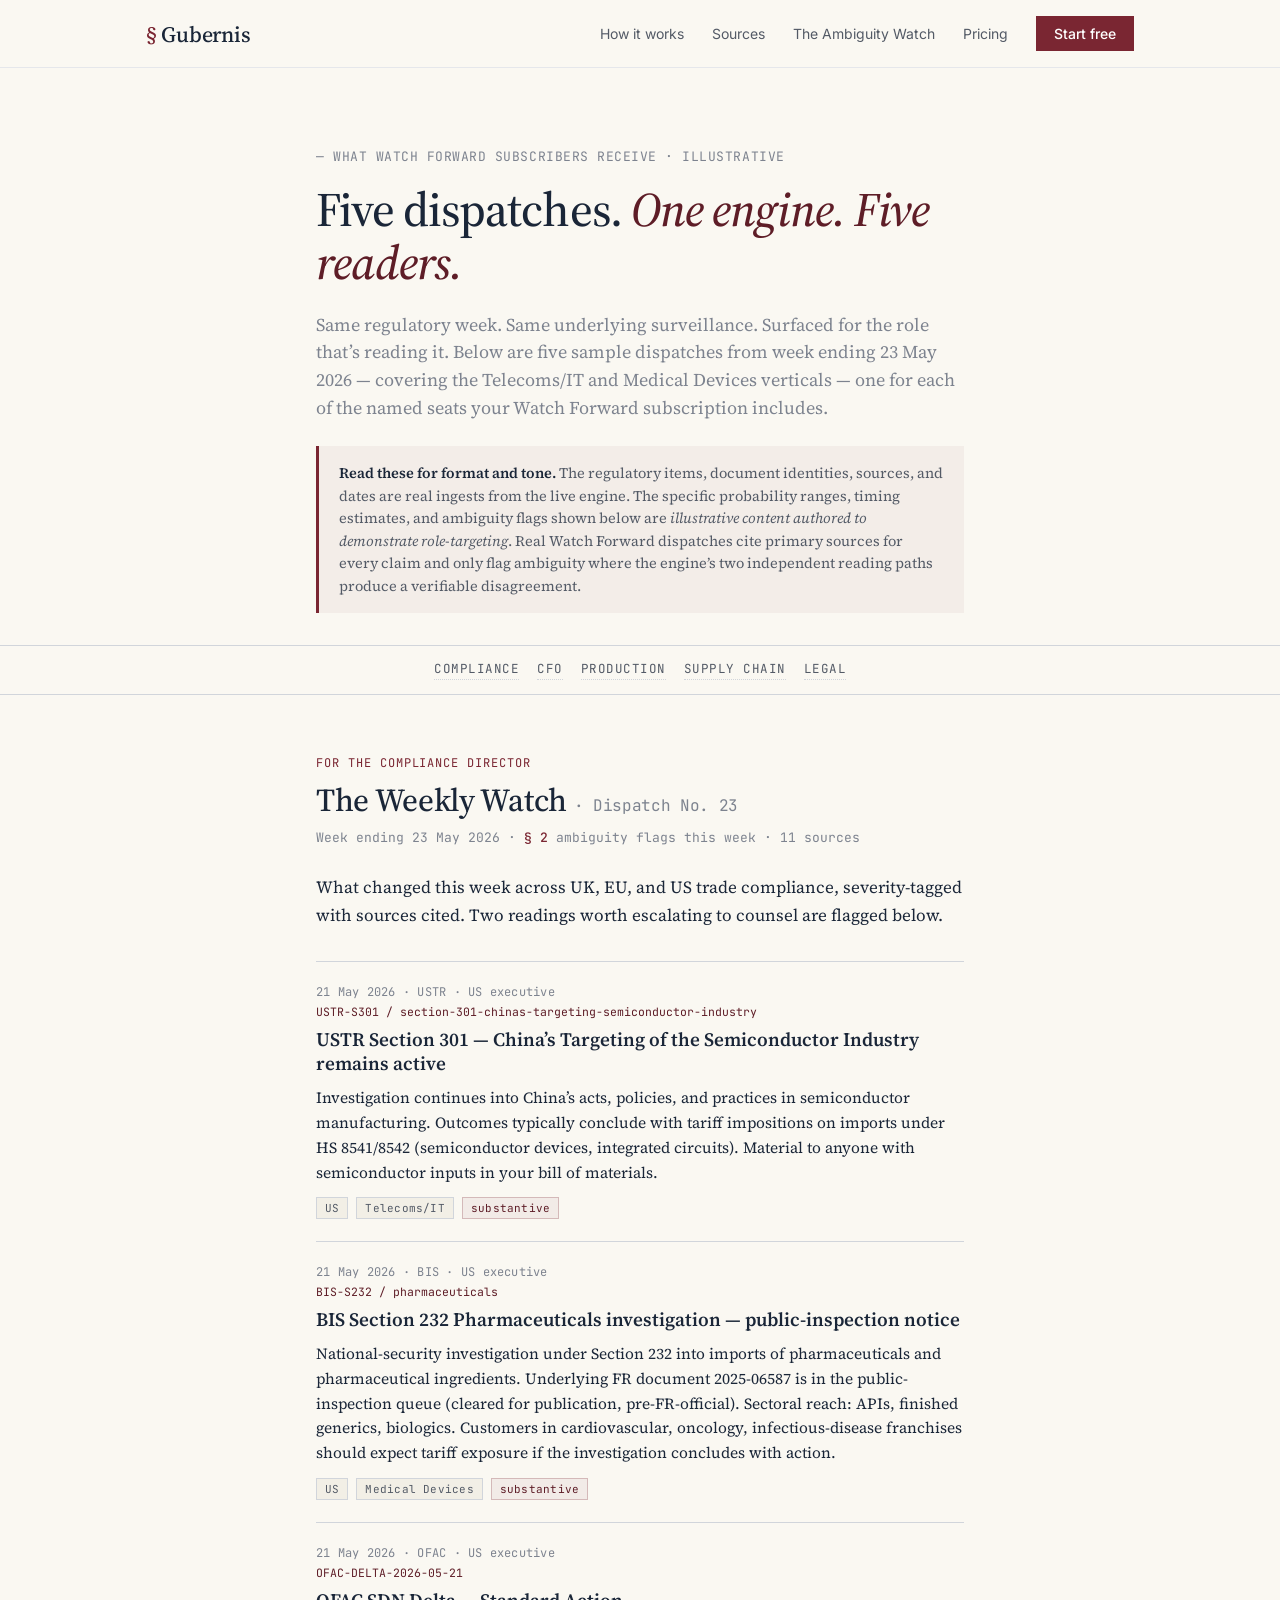
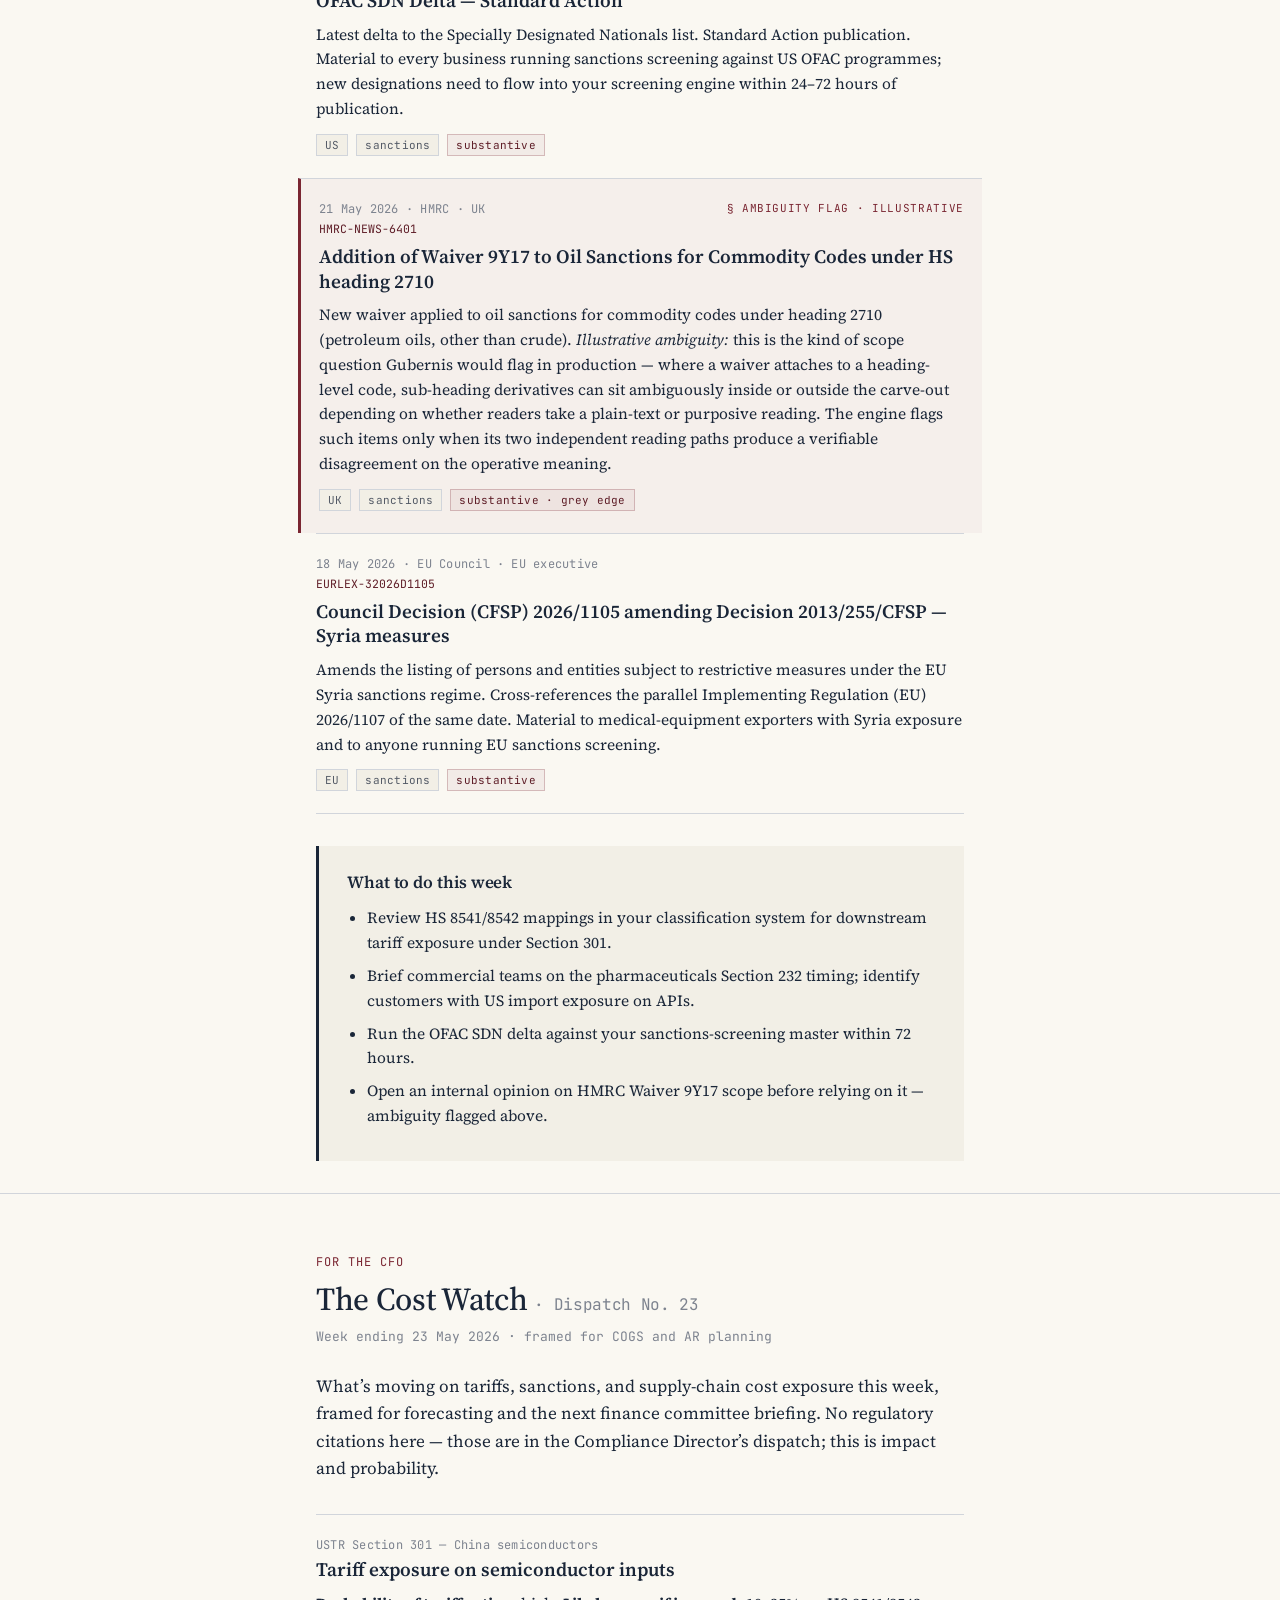
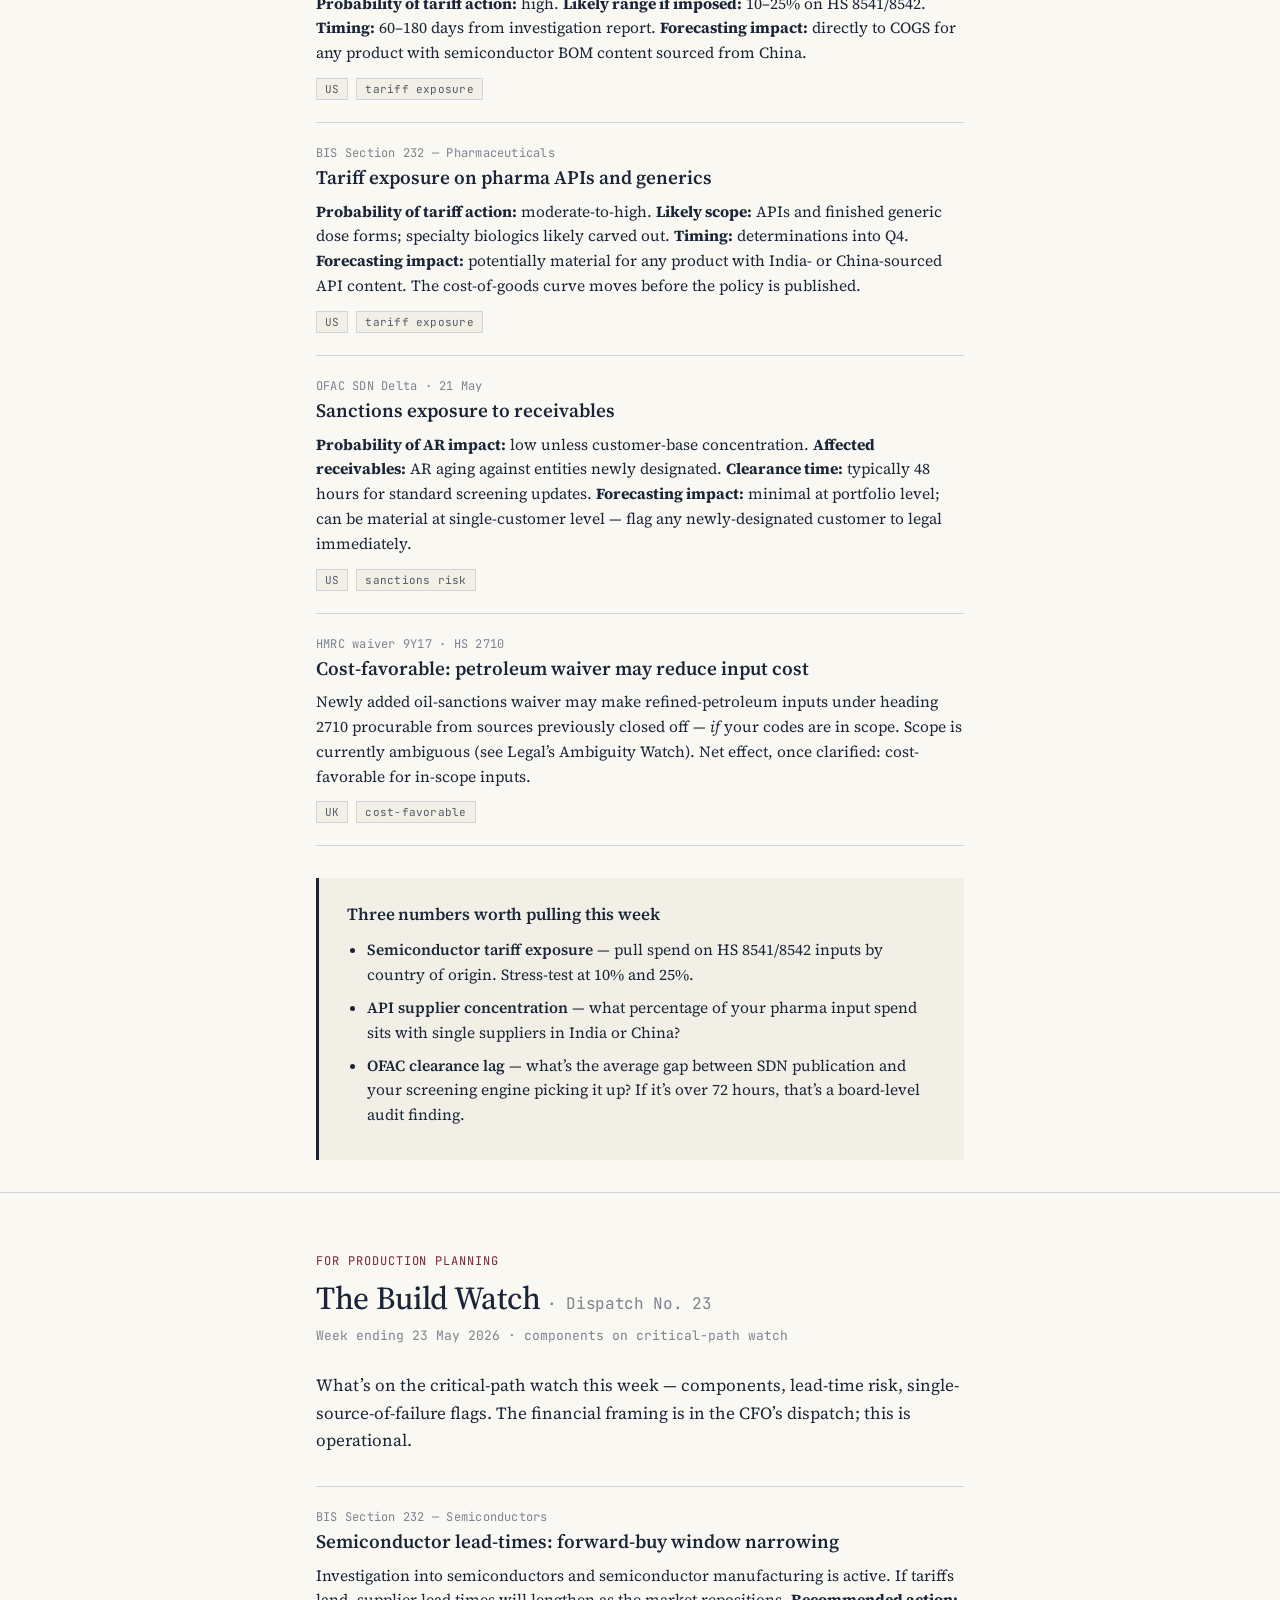
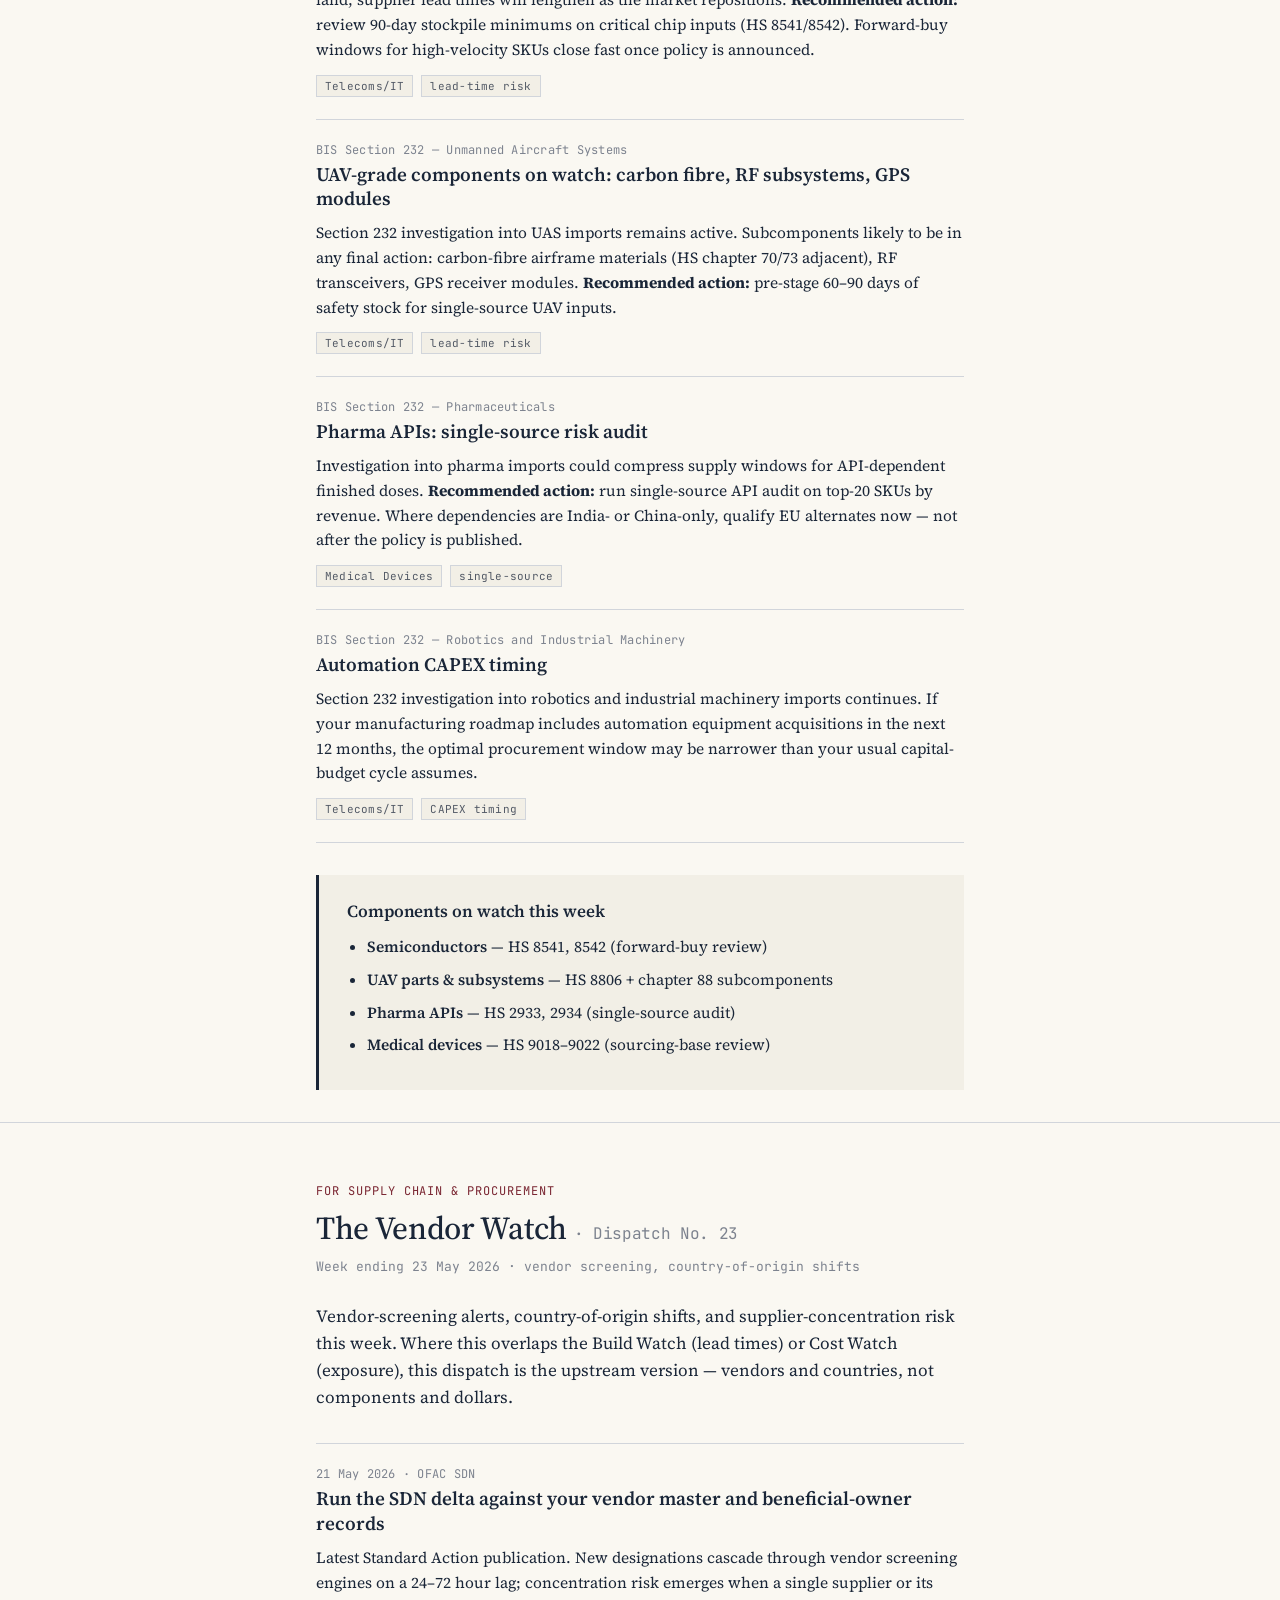
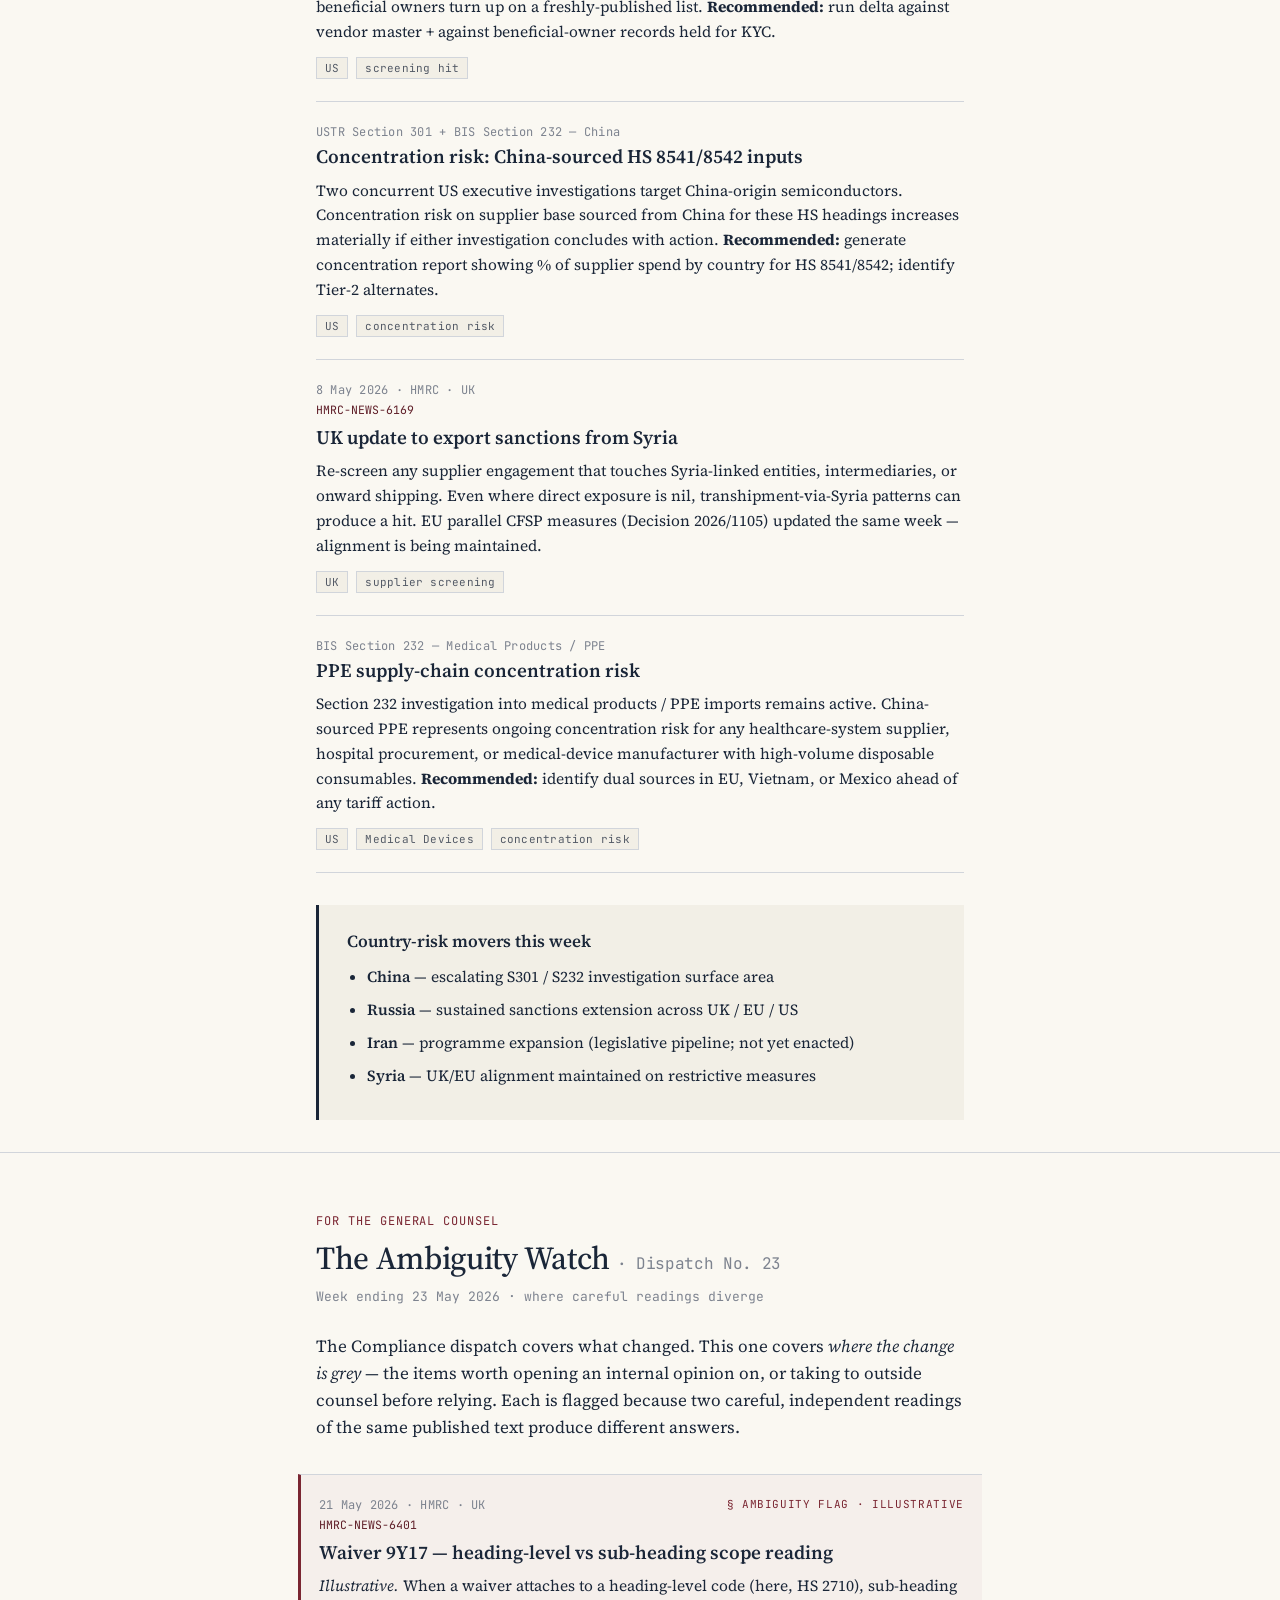
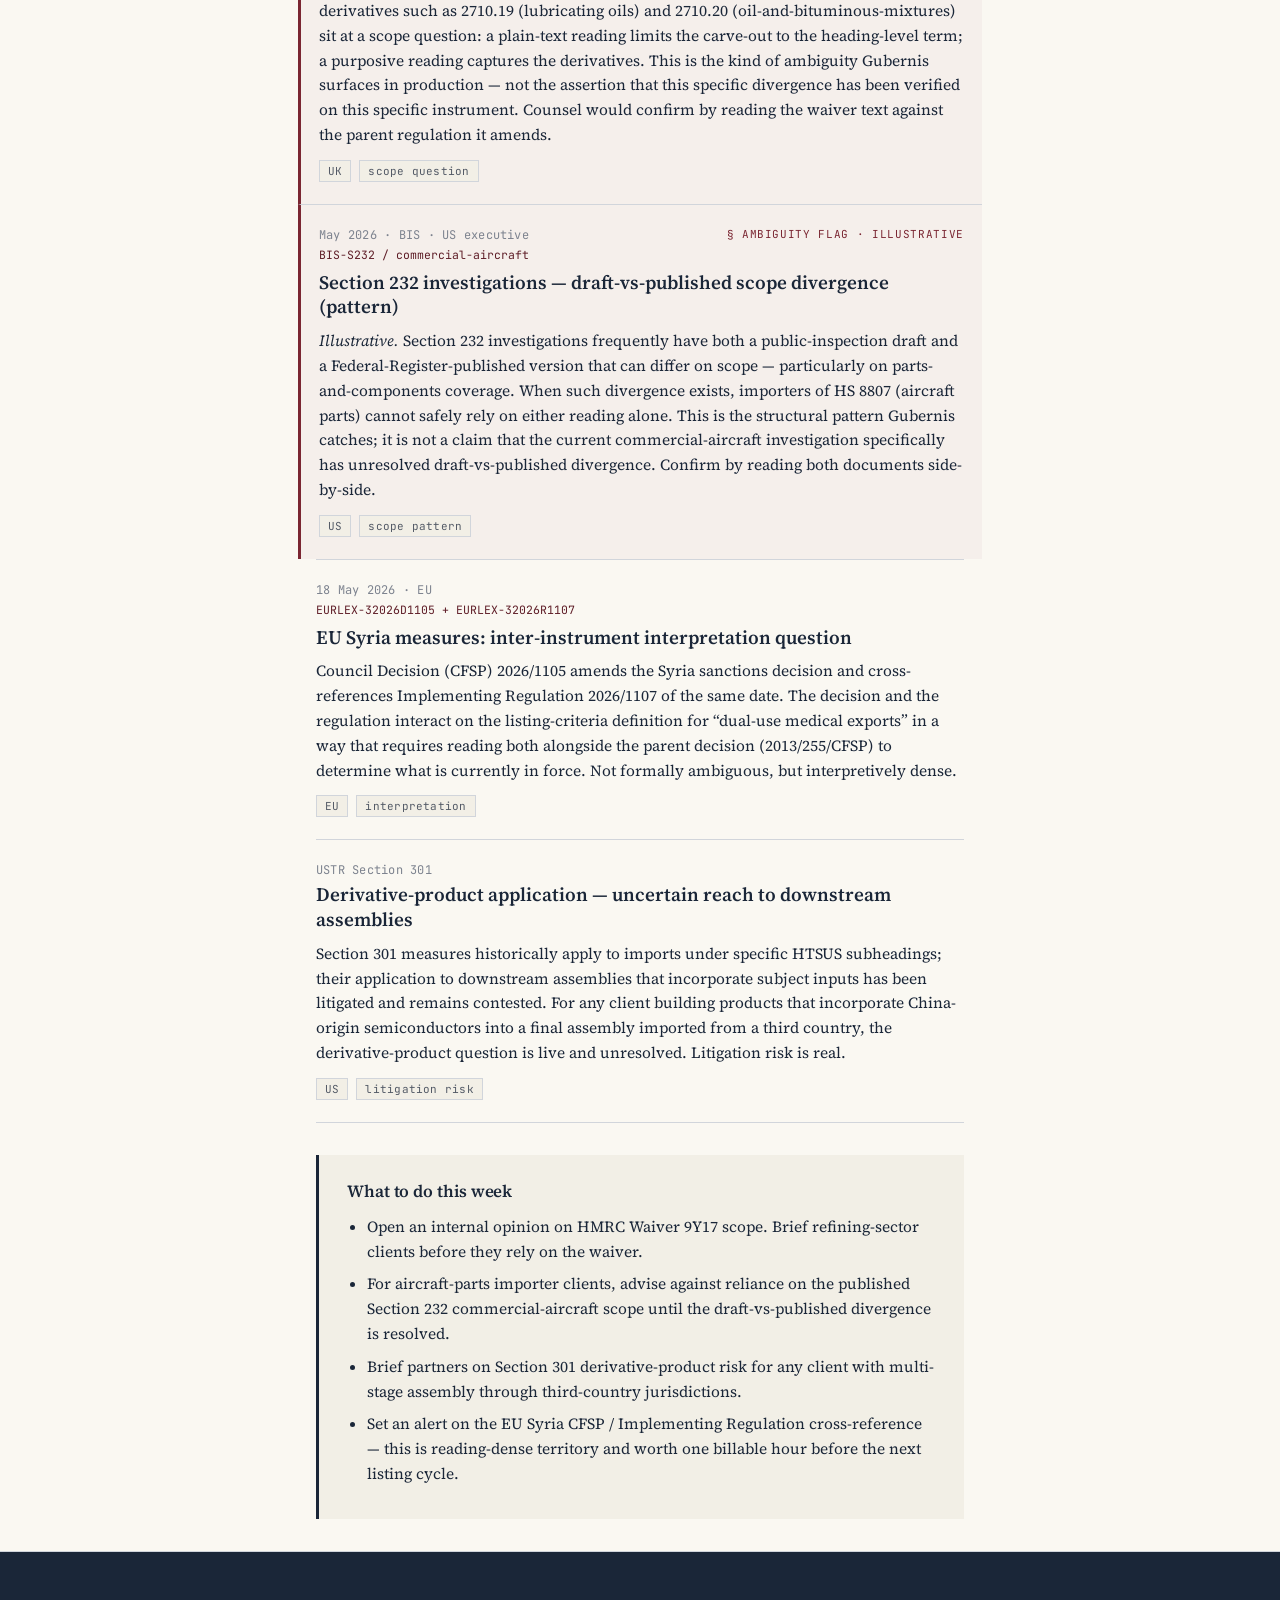
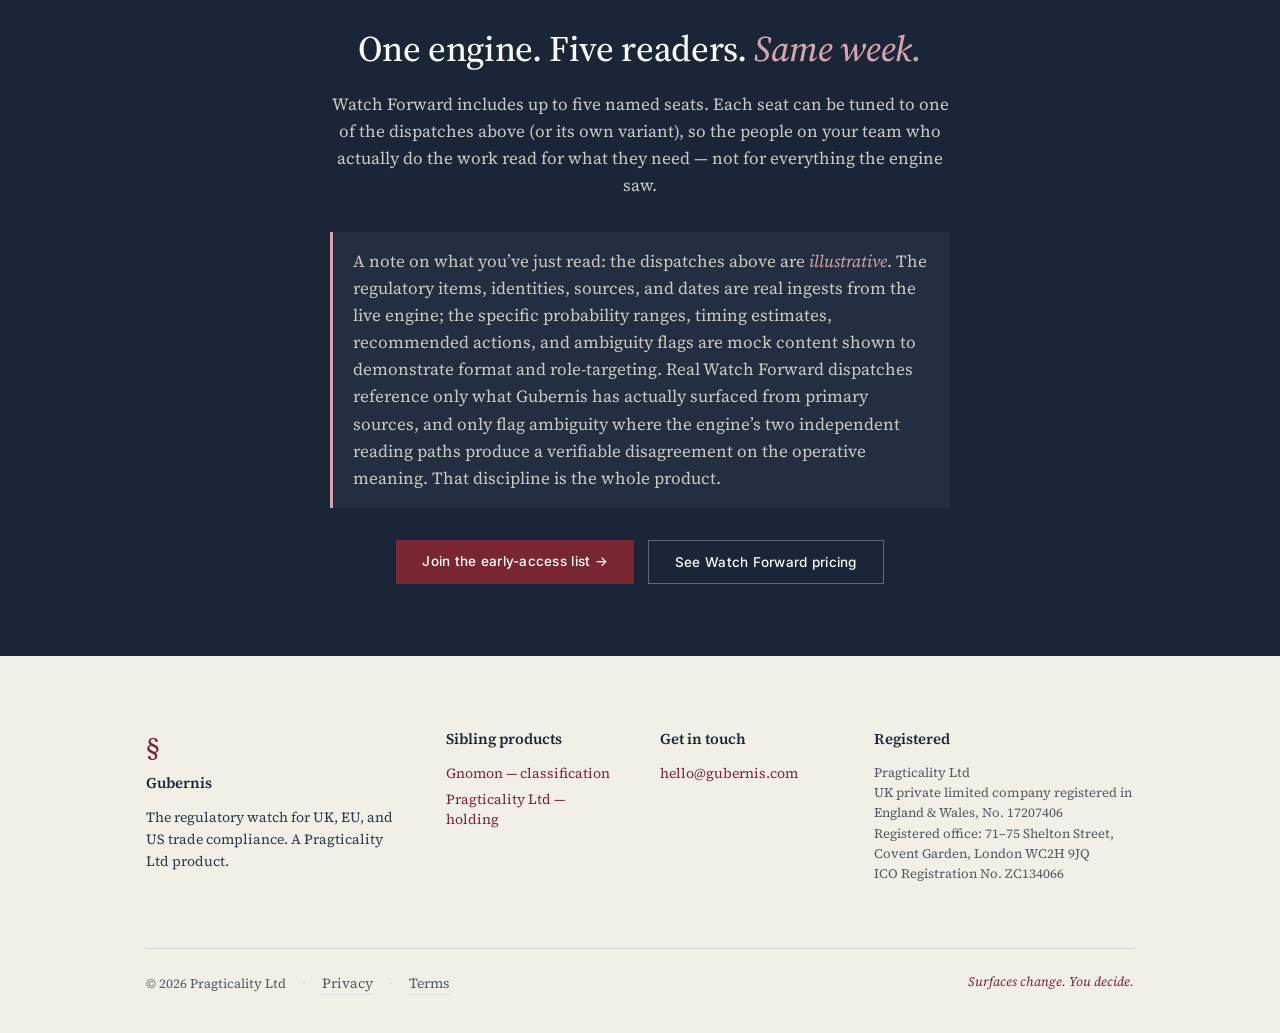
<file: samples/index.html>
<!DOCTYPE html>
<html lang="en-GB">
<head>
<meta charset="UTF-8" />
<meta name="viewport" content="width=device-width, initial-scale=1.0" />
<title>Sample dispatches — Gubernis</title>
<meta name="description" content="Five Watch Forward dispatches from one regulatory week — read for the Compliance Director, the CFO, the Production Planner, the Supply-Chain Lead, and the General Counsel. Real engine output, not mockup." />
<meta name="theme-color" content="#FAF8F2" />
<meta name="robots" content="index, follow" />
<meta property="og:title" content="What Watch Forward subscribers receive — Gubernis" />
<meta property="og:description" content="Five dispatches. One engine. Five readers." />
<meta property="og:url" content="https://gubernis.com/samples/" />
<link rel="icon" type="image/svg+xml" href="/favicon.svg" />
<link rel="preconnect" href="https://fonts.googleapis.com">
<link rel="preconnect" href="https://fonts.gstatic.com" crossorigin>
<link href="https://fonts.googleapis.com/css2?family=Source+Serif+4:ital,opsz,wght@0,8..60,300;0,8..60,400;0,8..60,500;0,8..60,600;0,8..60,700;1,8..60,400&family=JetBrains+Mono:ital,wght@0,400;0,500;1,400&family=Inter:wght@400;500;600&display=swap" rel="stylesheet">
<link rel="stylesheet" href="/styles.css">
</head>

<body>

<header class="site-nav">
  <div class="container">
    <a href="/" class="wordmark"><span class="section-mark">§</span>Gubernis</a>
    <nav class="nav-links">
      <a href="/#how-it-works">How it works</a>
      <a href="/#sources">Sources</a>
      <a href="/#ambiguity-watch">The Ambiguity Watch</a>
      <a href="/#pricing">Pricing</a>
      <a href="/#sign-up" class="cta">Start free</a>
    </nav>
  </div>
</header>

<main>

<section class="samples-hero">
  <div class="container container-narrow">
    <div class="samples-eyebrow">— What Watch Forward subscribers receive · illustrative</div>
    <h1>Five dispatches. <em>One engine. Five readers.</em></h1>
    <p class="samples-sub">Same regulatory week. Same underlying surveillance. Surfaced for the role that&rsquo;s reading it. Below are five sample dispatches from week ending 23 May 2026 &mdash; covering the Telecoms/IT and Medical Devices verticals &mdash; one for each of the named seats your Watch Forward subscription includes.</p>
    <p class="samples-disclaimer"><strong>Read these for format and tone.</strong> The regulatory items, document identities, sources, and dates are real ingests from the live engine. The specific probability ranges, timing estimates, and ambiguity flags shown below are <em>illustrative content authored to demonstrate role-targeting</em>. Real Watch Forward dispatches cite primary sources for every claim and only flag ambiguity where the engine&rsquo;s two independent reading paths produce a verifiable disagreement.</p>
  </div>
</section>

<nav class="samples-jump">
  <div class="container container-narrow">
    <a href="#compliance">Compliance</a>
    <a href="#cfo">CFO</a>
    <a href="#production">Production</a>
    <a href="#supply-chain">Supply Chain</a>
    <a href="#legal">Legal</a>
  </div>
</nav>

<!-- ─────────────────────────────────────────────────────────────────
     1. COMPLIANCE DIRECTOR — The Weekly Watch
     ──────────────────────────────────────────────────────────────── -->
<section class="dispatch" id="compliance">
  <div class="container container-narrow">
    <header class="dispatch-head">
      <div class="dispatch-eyebrow">For the Compliance Director</div>
      <h2>The Weekly Watch <span class="dispatch-num">· Dispatch No. 23</span></h2>
      <div class="dispatch-meta">Week ending 23 May 2026 · <span class="oxblood">&sect; 2</span> ambiguity flags this week · 11 sources</div>
    </header>

    <p class="dispatch-intro">What changed this week across UK, EU, and US trade compliance, severity-tagged with sources cited. Two readings worth escalating to counsel are flagged below.</p>

    <ol class="dispatch-items">

      <li class="dispatch-item">
        <div class="item-meta">21 May 2026 · USTR · US executive</div>
        <div class="item-id">USTR-S301 / section-301-chinas-targeting-semiconductor-industry</div>
        <h3 class="item-title">USTR Section 301 — China&rsquo;s Targeting of the Semiconductor Industry remains active</h3>
        <p class="item-summary">Investigation continues into China&rsquo;s acts, policies, and practices in semiconductor manufacturing. Outcomes typically conclude with tariff impositions on imports under HS 8541/8542 (semiconductor devices, integrated circuits). Material to anyone with semiconductor inputs in your bill of materials.</p>
        <div class="item-tags"><span class="tag">US</span><span class="tag">Telecoms/IT</span><span class="tag sev">substantive</span></div>
      </li>

      <li class="dispatch-item">
        <div class="item-meta">21 May 2026 · BIS · US executive</div>
        <div class="item-id">BIS-S232 / pharmaceuticals</div>
        <h3 class="item-title">BIS Section 232 Pharmaceuticals investigation — public-inspection notice</h3>
        <p class="item-summary">National-security investigation under Section 232 into imports of pharmaceuticals and pharmaceutical ingredients. Underlying FR document 2025-06587 is in the public-inspection queue (cleared for publication, pre-FR-official). Sectoral reach: APIs, finished generics, biologics. Customers in cardiovascular, oncology, infectious-disease franchises should expect tariff exposure if the investigation concludes with action.</p>
        <div class="item-tags"><span class="tag">US</span><span class="tag">Medical Devices</span><span class="tag sev">substantive</span></div>
      </li>

      <li class="dispatch-item">
        <div class="item-meta">21 May 2026 · OFAC · US executive</div>
        <div class="item-id">OFAC-DELTA-2026-05-21</div>
        <h3 class="item-title">OFAC SDN Delta — Standard Action</h3>
        <p class="item-summary">Latest delta to the Specially Designated Nationals list. Standard Action publication. Material to every business running sanctions screening against US OFAC programmes; new designations need to flow into your screening engine within 24&ndash;72 hours of publication.</p>
        <div class="item-tags"><span class="tag">US</span><span class="tag">sanctions</span><span class="tag sev">substantive</span></div>
      </li>

      <li class="dispatch-item ambiguous">
        <span class="dispatch-flag">&sect; ambiguity flag · illustrative</span>
        <div class="item-meta">21 May 2026 · HMRC · UK</div>
        <div class="item-id">HMRC-NEWS-6401</div>
        <h3 class="item-title">Addition of Waiver 9Y17 to Oil Sanctions for Commodity Codes under HS heading 2710</h3>
        <p class="item-summary">New waiver applied to oil sanctions for commodity codes under heading 2710 (petroleum oils, other than crude). <em>Illustrative ambiguity:</em> this is the kind of scope question Gubernis would flag in production &mdash; where a waiver attaches to a heading-level code, sub-heading derivatives can sit ambiguously inside or outside the carve-out depending on whether readers take a plain-text or purposive reading. The engine flags such items only when its two independent reading paths produce a verifiable disagreement on the operative meaning.</p>
        <div class="item-tags"><span class="tag">UK</span><span class="tag">sanctions</span><span class="tag sev">substantive &middot; grey edge</span></div>
      </li>

      <li class="dispatch-item">
        <div class="item-meta">18 May 2026 · EU Council · EU executive</div>
        <div class="item-id">EURLEX-32026D1105</div>
        <h3 class="item-title">Council Decision (CFSP) 2026/1105 amending Decision 2013/255/CFSP — Syria measures</h3>
        <p class="item-summary">Amends the listing of persons and entities subject to restrictive measures under the EU Syria sanctions regime. Cross-references the parallel Implementing Regulation (EU) 2026/1107 of the same date. Material to medical-equipment exporters with Syria exposure and to anyone running EU sanctions screening.</p>
        <div class="item-tags"><span class="tag">EU</span><span class="tag">sanctions</span><span class="tag sev">substantive</span></div>
      </li>

    </ol>

    <div class="dispatch-actions">
      <h3>What to do this week</h3>
      <ul>
        <li>Review HS 8541/8542 mappings in your classification system for downstream tariff exposure under Section 301.</li>
        <li>Brief commercial teams on the pharmaceuticals Section 232 timing; identify customers with US import exposure on APIs.</li>
        <li>Run the OFAC SDN delta against your sanctions-screening master within 72 hours.</li>
        <li>Open an internal opinion on HMRC Waiver 9Y17 scope before relying on it &mdash; ambiguity flagged above.</li>
      </ul>
    </div>
  </div>
</section>

<!-- ─────────────────────────────────────────────────────────────────
     2. CFO — The Cost Watch
     ──────────────────────────────────────────────────────────────── -->
<section class="dispatch" id="cfo">
  <div class="container container-narrow">
    <header class="dispatch-head">
      <div class="dispatch-eyebrow">For the CFO</div>
      <h2>The Cost Watch <span class="dispatch-num">· Dispatch No. 23</span></h2>
      <div class="dispatch-meta">Week ending 23 May 2026 · framed for COGS and AR planning</div>
    </header>

    <p class="dispatch-intro">What&rsquo;s moving on tariffs, sanctions, and supply-chain cost exposure this week, framed for forecasting and the next finance committee briefing. No regulatory citations here &mdash; those are in the Compliance Director&rsquo;s dispatch; this is impact and probability.</p>

    <ol class="dispatch-items">

      <li class="dispatch-item">
        <div class="item-meta">USTR Section 301 — China semiconductors</div>
        <h3 class="item-title">Tariff exposure on semiconductor inputs</h3>
        <p class="item-summary"><strong>Probability of tariff action:</strong> high. <strong>Likely range if imposed:</strong> 10&ndash;25% on HS 8541/8542. <strong>Timing:</strong> 60&ndash;180 days from investigation report. <strong>Forecasting impact:</strong> directly to COGS for any product with semiconductor BOM content sourced from China.</p>
        <div class="item-tags"><span class="tag">US</span><span class="tag">tariff exposure</span></div>
      </li>

      <li class="dispatch-item">
        <div class="item-meta">BIS Section 232 — Pharmaceuticals</div>
        <h3 class="item-title">Tariff exposure on pharma APIs and generics</h3>
        <p class="item-summary"><strong>Probability of tariff action:</strong> moderate-to-high. <strong>Likely scope:</strong> APIs and finished generic dose forms; specialty biologics likely carved out. <strong>Timing:</strong> determinations into Q4. <strong>Forecasting impact:</strong> potentially material for any product with India- or China-sourced API content. The cost-of-goods curve moves before the policy is published.</p>
        <div class="item-tags"><span class="tag">US</span><span class="tag">tariff exposure</span></div>
      </li>

      <li class="dispatch-item">
        <div class="item-meta">OFAC SDN Delta · 21 May</div>
        <h3 class="item-title">Sanctions exposure to receivables</h3>
        <p class="item-summary"><strong>Probability of AR impact:</strong> low unless customer-base concentration. <strong>Affected receivables:</strong> AR aging against entities newly designated. <strong>Clearance time:</strong> typically 48 hours for standard screening updates. <strong>Forecasting impact:</strong> minimal at portfolio level; can be material at single-customer level &mdash; flag any newly-designated customer to legal immediately.</p>
        <div class="item-tags"><span class="tag">US</span><span class="tag">sanctions risk</span></div>
      </li>

      <li class="dispatch-item">
        <div class="item-meta">HMRC waiver 9Y17 · HS 2710</div>
        <h3 class="item-title">Cost-favorable: petroleum waiver may reduce input cost</h3>
        <p class="item-summary">Newly added oil-sanctions waiver may make refined-petroleum inputs under heading 2710 procurable from sources previously closed off &mdash; <em>if</em> your codes are in scope. Scope is currently ambiguous (see Legal&rsquo;s Ambiguity Watch). Net effect, once clarified: cost-favorable for in-scope inputs.</p>
        <div class="item-tags"><span class="tag">UK</span><span class="tag">cost-favorable</span></div>
      </li>

    </ol>

    <div class="dispatch-actions">
      <h3>Three numbers worth pulling this week</h3>
      <ul>
        <li><strong>Semiconductor tariff exposure</strong> &mdash; pull spend on HS 8541/8542 inputs by country of origin. Stress-test at 10% and 25%.</li>
        <li><strong>API supplier concentration</strong> &mdash; what percentage of your pharma input spend sits with single suppliers in India or China?</li>
        <li><strong>OFAC clearance lag</strong> &mdash; what&rsquo;s the average gap between SDN publication and your screening engine picking it up? If it&rsquo;s over 72 hours, that&rsquo;s a board-level audit finding.</li>
      </ul>
    </div>
  </div>
</section>

<!-- ─────────────────────────────────────────────────────────────────
     3. PRODUCTION PLANNING — The Build Watch
     ──────────────────────────────────────────────────────────────── -->
<section class="dispatch" id="production">
  <div class="container container-narrow">
    <header class="dispatch-head">
      <div class="dispatch-eyebrow">For Production Planning</div>
      <h2>The Build Watch <span class="dispatch-num">· Dispatch No. 23</span></h2>
      <div class="dispatch-meta">Week ending 23 May 2026 · components on critical-path watch</div>
    </header>

    <p class="dispatch-intro">What&rsquo;s on the critical-path watch this week &mdash; components, lead-time risk, single-source-of-failure flags. The financial framing is in the CFO&rsquo;s dispatch; this is operational.</p>

    <ol class="dispatch-items">

      <li class="dispatch-item">
        <div class="item-meta">BIS Section 232 — Semiconductors</div>
        <h3 class="item-title">Semiconductor lead-times: forward-buy window narrowing</h3>
        <p class="item-summary">Investigation into semiconductors and semiconductor manufacturing is active. If tariffs land, supplier lead times will lengthen as the market repositions. <strong>Recommended action:</strong> review 90-day stockpile minimums on critical chip inputs (HS 8541/8542). Forward-buy windows for high-velocity SKUs close fast once policy is announced.</p>
        <div class="item-tags"><span class="tag">Telecoms/IT</span><span class="tag">lead-time risk</span></div>
      </li>

      <li class="dispatch-item">
        <div class="item-meta">BIS Section 232 — Unmanned Aircraft Systems</div>
        <h3 class="item-title">UAV-grade components on watch: carbon fibre, RF subsystems, GPS modules</h3>
        <p class="item-summary">Section 232 investigation into UAS imports remains active. Subcomponents likely to be in any final action: carbon-fibre airframe materials (HS chapter 70/73 adjacent), RF transceivers, GPS receiver modules. <strong>Recommended action:</strong> pre-stage 60&ndash;90 days of safety stock for single-source UAV inputs.</p>
        <div class="item-tags"><span class="tag">Telecoms/IT</span><span class="tag">lead-time risk</span></div>
      </li>

      <li class="dispatch-item">
        <div class="item-meta">BIS Section 232 — Pharmaceuticals</div>
        <h3 class="item-title">Pharma APIs: single-source risk audit</h3>
        <p class="item-summary">Investigation into pharma imports could compress supply windows for API-dependent finished doses. <strong>Recommended action:</strong> run single-source API audit on top-20 SKUs by revenue. Where dependencies are India- or China-only, qualify EU alternates now &mdash; not after the policy is published.</p>
        <div class="item-tags"><span class="tag">Medical Devices</span><span class="tag">single-source</span></div>
      </li>

      <li class="dispatch-item">
        <div class="item-meta">BIS Section 232 — Robotics and Industrial Machinery</div>
        <h3 class="item-title">Automation CAPEX timing</h3>
        <p class="item-summary">Section 232 investigation into robotics and industrial machinery imports continues. If your manufacturing roadmap includes automation equipment acquisitions in the next 12 months, the optimal procurement window may be narrower than your usual capital-budget cycle assumes.</p>
        <div class="item-tags"><span class="tag">Telecoms/IT</span><span class="tag">CAPEX timing</span></div>
      </li>

    </ol>

    <div class="dispatch-actions">
      <h3>Components on watch this week</h3>
      <ul>
        <li><strong>Semiconductors</strong> &mdash; HS 8541, 8542 (forward-buy review)</li>
        <li><strong>UAV parts &amp; subsystems</strong> &mdash; HS 8806 + chapter 88 subcomponents</li>
        <li><strong>Pharma APIs</strong> &mdash; HS 2933, 2934 (single-source audit)</li>
        <li><strong>Medical devices</strong> &mdash; HS 9018&ndash;9022 (sourcing-base review)</li>
      </ul>
    </div>
  </div>
</section>

<!-- ─────────────────────────────────────────────────────────────────
     4. SUPPLY CHAIN — The Vendor Watch
     ──────────────────────────────────────────────────────────────── -->
<section class="dispatch" id="supply-chain">
  <div class="container container-narrow">
    <header class="dispatch-head">
      <div class="dispatch-eyebrow">For Supply Chain &amp; Procurement</div>
      <h2>The Vendor Watch <span class="dispatch-num">· Dispatch No. 23</span></h2>
      <div class="dispatch-meta">Week ending 23 May 2026 · vendor screening, country-of-origin shifts</div>
    </header>

    <p class="dispatch-intro">Vendor-screening alerts, country-of-origin shifts, and supplier-concentration risk this week. Where this overlaps the Build Watch (lead times) or Cost Watch (exposure), this dispatch is the upstream version &mdash; vendors and countries, not components and dollars.</p>

    <ol class="dispatch-items">

      <li class="dispatch-item">
        <div class="item-meta">21 May 2026 · OFAC SDN</div>
        <h3 class="item-title">Run the SDN delta against your vendor master and beneficial-owner records</h3>
        <p class="item-summary">Latest Standard Action publication. New designations cascade through vendor screening engines on a 24&ndash;72 hour lag; concentration risk emerges when a single supplier or its beneficial owners turn up on a freshly-published list. <strong>Recommended:</strong> run delta against vendor master + against beneficial-owner records held for KYC.</p>
        <div class="item-tags"><span class="tag">US</span><span class="tag">screening hit</span></div>
      </li>

      <li class="dispatch-item">
        <div class="item-meta">USTR Section 301 + BIS Section 232 — China</div>
        <h3 class="item-title">Concentration risk: China-sourced HS 8541/8542 inputs</h3>
        <p class="item-summary">Two concurrent US executive investigations target China-origin semiconductors. Concentration risk on supplier base sourced from China for these HS headings increases materially if either investigation concludes with action. <strong>Recommended:</strong> generate concentration report showing % of supplier spend by country for HS 8541/8542; identify Tier-2 alternates.</p>
        <div class="item-tags"><span class="tag">US</span><span class="tag">concentration risk</span></div>
      </li>

      <li class="dispatch-item">
        <div class="item-meta">8 May 2026 · HMRC · UK</div>
        <div class="item-id">HMRC-NEWS-6169</div>
        <h3 class="item-title">UK update to export sanctions from Syria</h3>
        <p class="item-summary">Re-screen any supplier engagement that touches Syria-linked entities, intermediaries, or onward shipping. Even where direct exposure is nil, transhipment-via-Syria patterns can produce a hit. EU parallel CFSP measures (Decision 2026/1105) updated the same week &mdash; alignment is being maintained.</p>
        <div class="item-tags"><span class="tag">UK</span><span class="tag">supplier screening</span></div>
      </li>

      <li class="dispatch-item">
        <div class="item-meta">BIS Section 232 — Medical Products / PPE</div>
        <h3 class="item-title">PPE supply-chain concentration risk</h3>
        <p class="item-summary">Section 232 investigation into medical products / PPE imports remains active. China-sourced PPE represents ongoing concentration risk for any healthcare-system supplier, hospital procurement, or medical-device manufacturer with high-volume disposable consumables. <strong>Recommended:</strong> identify dual sources in EU, Vietnam, or Mexico ahead of any tariff action.</p>
        <div class="item-tags"><span class="tag">US</span><span class="tag">Medical Devices</span><span class="tag">concentration risk</span></div>
      </li>

    </ol>

    <div class="dispatch-actions">
      <h3>Country-risk movers this week</h3>
      <ul>
        <li><strong>China</strong> &mdash; escalating S301 / S232 investigation surface area</li>
        <li><strong>Russia</strong> &mdash; sustained sanctions extension across UK / EU / US</li>
        <li><strong>Iran</strong> &mdash; programme expansion (legislative pipeline; not yet enacted)</li>
        <li><strong>Syria</strong> &mdash; UK/EU alignment maintained on restrictive measures</li>
      </ul>
    </div>
  </div>
</section>

<!-- ─────────────────────────────────────────────────────────────────
     5. LEGAL / GC — The Ambiguity Watch
     ──────────────────────────────────────────────────────────────── -->
<section class="dispatch" id="legal">
  <div class="container container-narrow">
    <header class="dispatch-head">
      <div class="dispatch-eyebrow">For the General Counsel</div>
      <h2>The Ambiguity Watch <span class="dispatch-num">· Dispatch No. 23</span></h2>
      <div class="dispatch-meta">Week ending 23 May 2026 · where careful readings diverge</div>
    </header>

    <p class="dispatch-intro">The Compliance dispatch covers what changed. This one covers <em>where the change is grey</em> &mdash; the items worth opening an internal opinion on, or taking to outside counsel before relying. Each is flagged because two careful, independent readings of the same published text produce different answers.</p>

    <ol class="dispatch-items">

      <li class="dispatch-item ambiguous">
        <span class="dispatch-flag">&sect; ambiguity flag · illustrative</span>
        <div class="item-meta">21 May 2026 · HMRC · UK</div>
        <div class="item-id">HMRC-NEWS-6401</div>
        <h3 class="item-title">Waiver 9Y17 — heading-level vs sub-heading scope reading</h3>
        <p class="item-summary"><em>Illustrative.</em> When a waiver attaches to a heading-level code (here, HS 2710), sub-heading derivatives such as 2710.19 (lubricating oils) and 2710.20 (oil-and-bituminous-mixtures) sit at a scope question: a plain-text reading limits the carve-out to the heading-level term; a purposive reading captures the derivatives. This is the kind of ambiguity Gubernis surfaces in production &mdash; not the assertion that this specific divergence has been verified on this specific instrument. Counsel would confirm by reading the waiver text against the parent regulation it amends.</p>
        <div class="item-tags"><span class="tag">UK</span><span class="tag">scope question</span></div>
      </li>

      <li class="dispatch-item ambiguous">
        <span class="dispatch-flag">&sect; ambiguity flag · illustrative</span>
        <div class="item-meta">May 2026 · BIS · US executive</div>
        <div class="item-id">BIS-S232 / commercial-aircraft</div>
        <h3 class="item-title">Section 232 investigations — draft-vs-published scope divergence (pattern)</h3>
        <p class="item-summary"><em>Illustrative.</em> Section 232 investigations frequently have both a public-inspection draft and a Federal-Register-published version that can differ on scope &mdash; particularly on parts-and-components coverage. When such divergence exists, importers of HS 8807 (aircraft parts) cannot safely rely on either reading alone. This is the structural pattern Gubernis catches; it is not a claim that the current commercial-aircraft investigation specifically has unresolved draft-vs-published divergence. Confirm by reading both documents side-by-side.</p>
        <div class="item-tags"><span class="tag">US</span><span class="tag">scope pattern</span></div>
      </li>

      <li class="dispatch-item">
        <div class="item-meta">18 May 2026 · EU</div>
        <div class="item-id">EURLEX-32026D1105 + EURLEX-32026R1107</div>
        <h3 class="item-title">EU Syria measures: inter-instrument interpretation question</h3>
        <p class="item-summary">Council Decision (CFSP) 2026/1105 amends the Syria sanctions decision and cross-references Implementing Regulation 2026/1107 of the same date. The decision and the regulation interact on the listing-criteria definition for &ldquo;dual-use medical exports&rdquo; in a way that requires reading both alongside the parent decision (2013/255/CFSP) to determine what is currently in force. Not formally ambiguous, but interpretively dense.</p>
        <div class="item-tags"><span class="tag">EU</span><span class="tag">interpretation</span></div>
      </li>

      <li class="dispatch-item">
        <div class="item-meta">USTR Section 301</div>
        <h3 class="item-title">Derivative-product application — uncertain reach to downstream assemblies</h3>
        <p class="item-summary">Section 301 measures historically apply to imports under specific HTSUS subheadings; their application to downstream assemblies that incorporate subject inputs has been litigated and remains contested. For any client building products that incorporate China-origin semiconductors into a final assembly imported from a third country, the derivative-product question is live and unresolved. Litigation risk is real.</p>
        <div class="item-tags"><span class="tag">US</span><span class="tag">litigation risk</span></div>
      </li>

    </ol>

    <div class="dispatch-actions">
      <h3>What to do this week</h3>
      <ul>
        <li>Open an internal opinion on HMRC Waiver 9Y17 scope. Brief refining-sector clients before they rely on the waiver.</li>
        <li>For aircraft-parts importer clients, advise against reliance on the published Section 232 commercial-aircraft scope until the draft-vs-published divergence is resolved.</li>
        <li>Brief partners on Section 301 derivative-product risk for any client with multi-stage assembly through third-country jurisdictions.</li>
        <li>Set an alert on the EU Syria CFSP / Implementing Regulation cross-reference &mdash; this is reading-dense territory and worth one billable hour before the next listing cycle.</li>
      </ul>
    </div>
  </div>
</section>

<!-- ─────────────────────────────────────────────────────────────────
     OUTRO + CTA
     ──────────────────────────────────────────────────────────────── -->
<section class="samples-outro">
  <div class="container container-narrow">
    <h2>One engine. Five readers. <em>Same week.</em></h2>
    <p>Watch Forward includes up to five named seats. Each seat can be tuned to one of the dispatches above (or its own variant), so the people on your team who actually do the work read for what they need &mdash; not for everything the engine saw.</p>
    <p class="samples-honest">A note on what you&rsquo;ve just read: the dispatches above are <em>illustrative</em>. The regulatory items, identities, sources, and dates are real ingests from the live engine; the specific probability ranges, timing estimates, recommended actions, and ambiguity flags are mock content shown to demonstrate format and role-targeting. Real Watch Forward dispatches reference only what Gubernis has actually surfaced from primary sources, and only flag ambiguity where the engine&rsquo;s two independent reading paths produce a verifiable disagreement on the operative meaning. That discipline is the whole product.</p>
    <div class="samples-cta-row">
      <a href="/#sign-up" class="button primary-btn">Join the early-access list &rarr;</a>
      <a href="/#pricing" class="button secondary-btn">See Watch Forward pricing</a>
    </div>
  </div>
</section>

</main>

<footer class="site-footer">
  <div class="container">
    <div class="footer-grid">
      <div>
        <div class="footer-mark">§</div>
        <h4>Gubernis</h4>
        <p>The regulatory watch for UK, EU, and US trade compliance. A Pragticality Ltd product.</p>
      </div>
      <div>
        <h4>Sibling products</h4>
        <a href="https://pragticality.com/ventures/#gnomon">Gnomon — classification</a>
        <a href="https://pragticality.com/">Pragticality Ltd — holding</a>
      </div>
      <div>
        <h4>Get in touch</h4>
        <a href="mailto:hello@gubernis.com">hello@gubernis.com</a>
      </div>
      <div>
        <h4>Registered</h4>
        <p class="small">
          Pragticality Ltd<br/>
          UK private limited company registered in<br/>
          England &amp; Wales, No. 17207406<br/>
          Registered office: 71&ndash;75 Shelton Street,<br/>
          Covent Garden, London WC2H 9JQ<br/>
          ICO Registration No. ZC134066
        </p>
      </div>
    </div>
    <div class="footer-bottom">
      <div class="footer-meta">
        <span>&copy; 2026 Pragticality Ltd</span>
        <span class="sep">·</span>
        <a href="/privacy/">Privacy</a>
        <span class="sep">·</span>
        <a href="/terms/">Terms</a>
      </div>
      <em>Surfaces change. You decide.</em>
    </div>
  </div>
</footer>

</body>
</html>
</file>
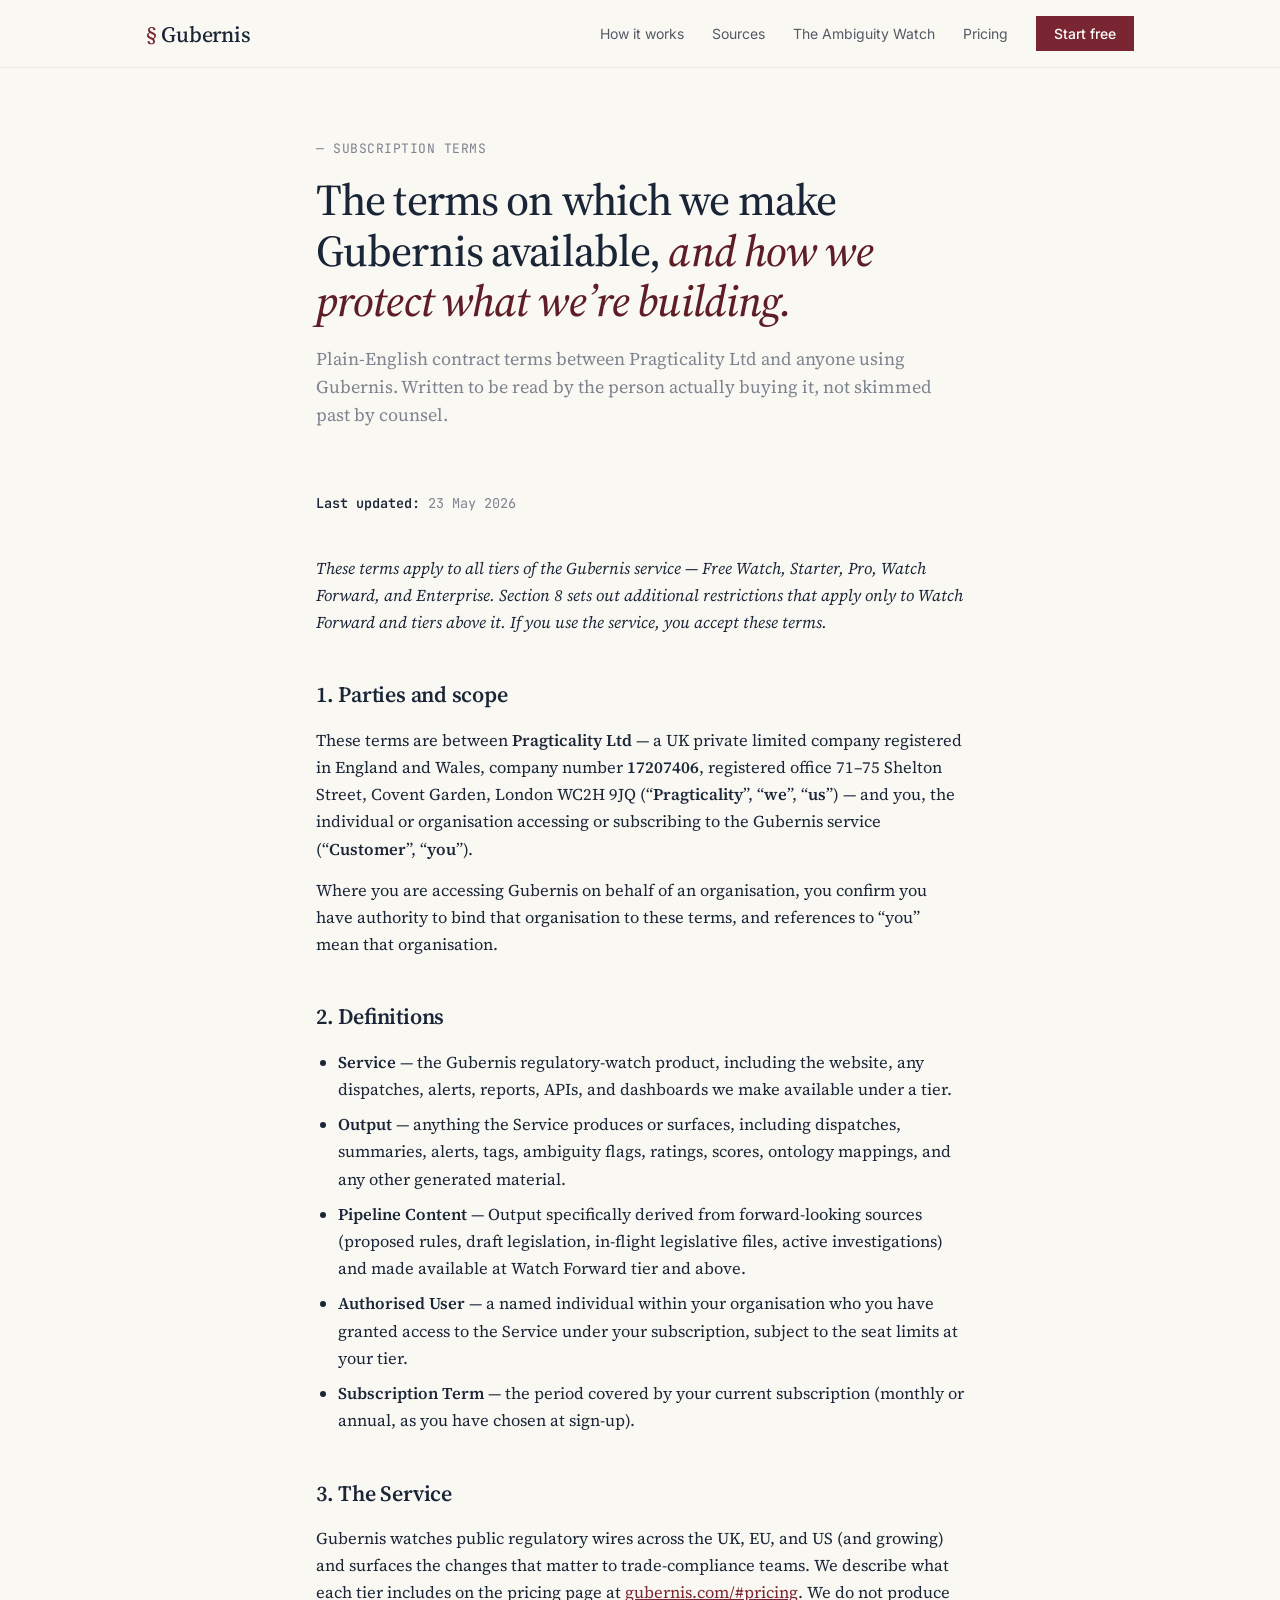
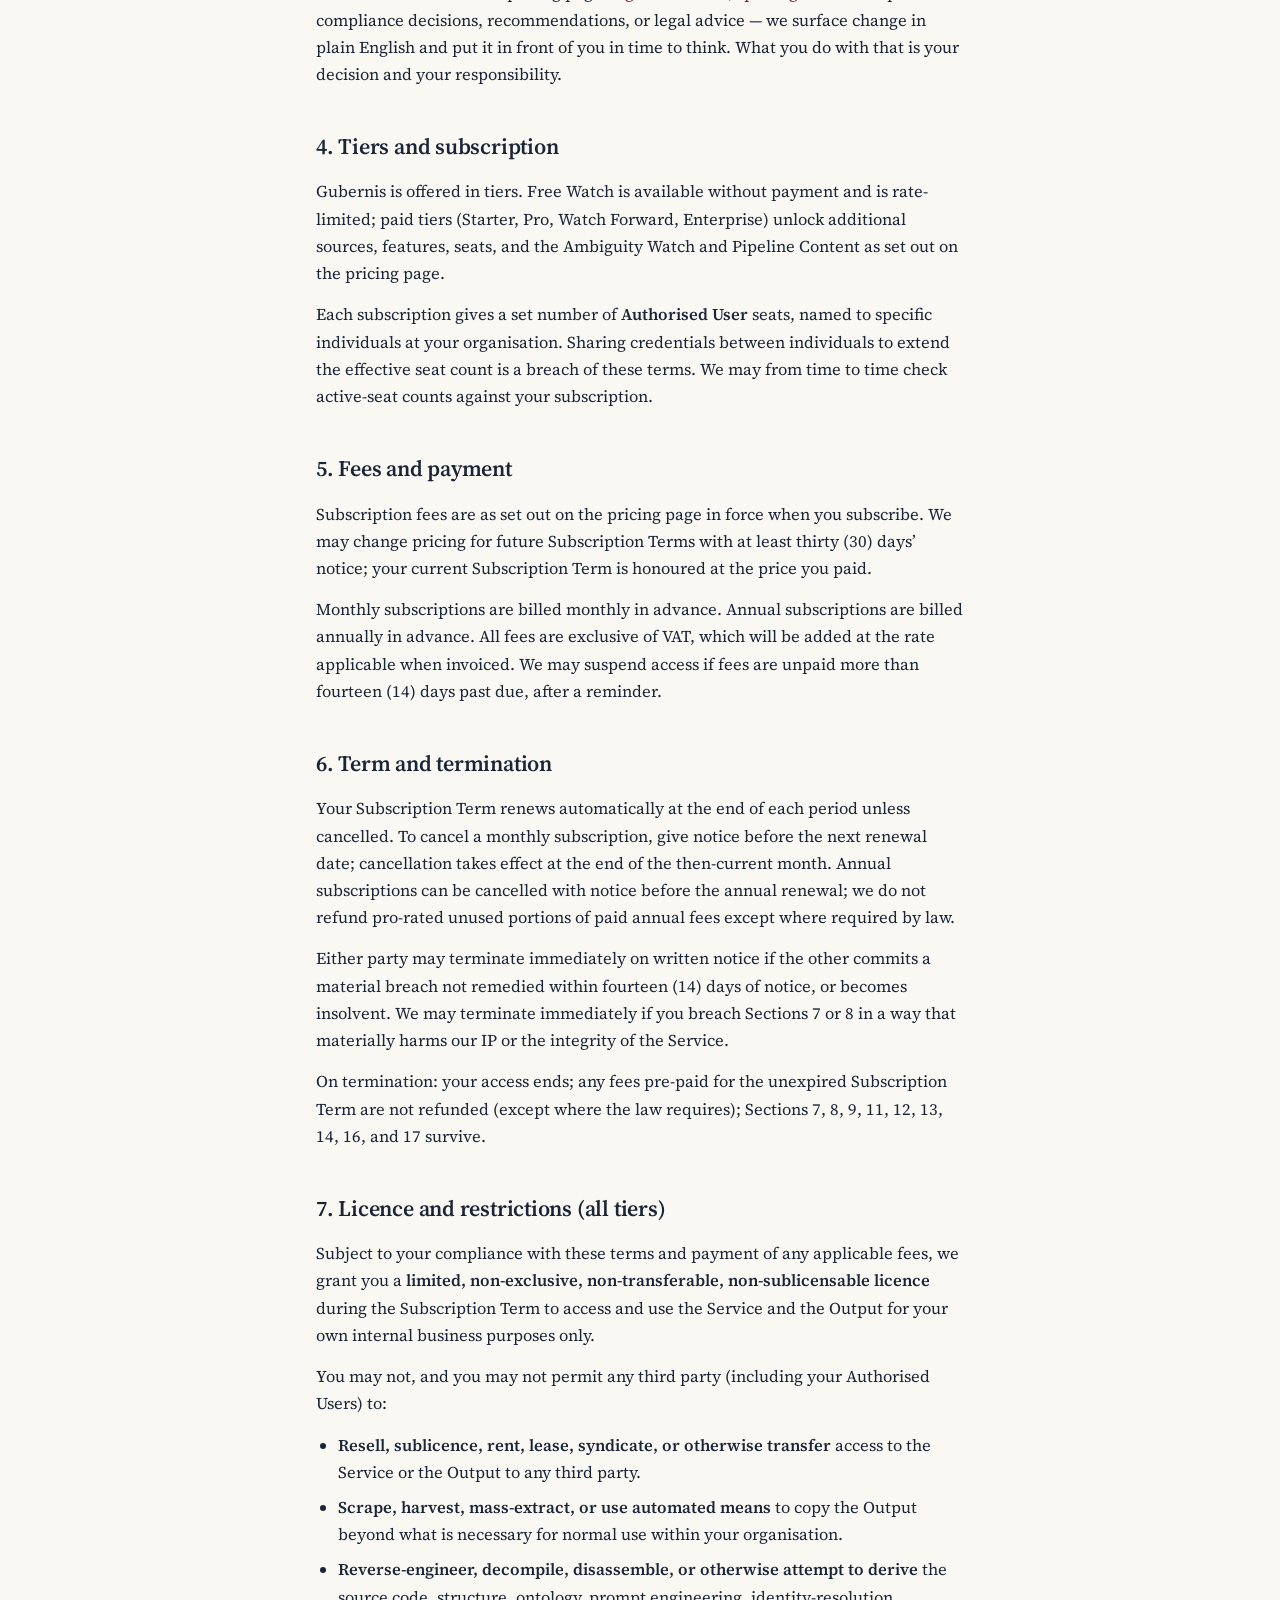
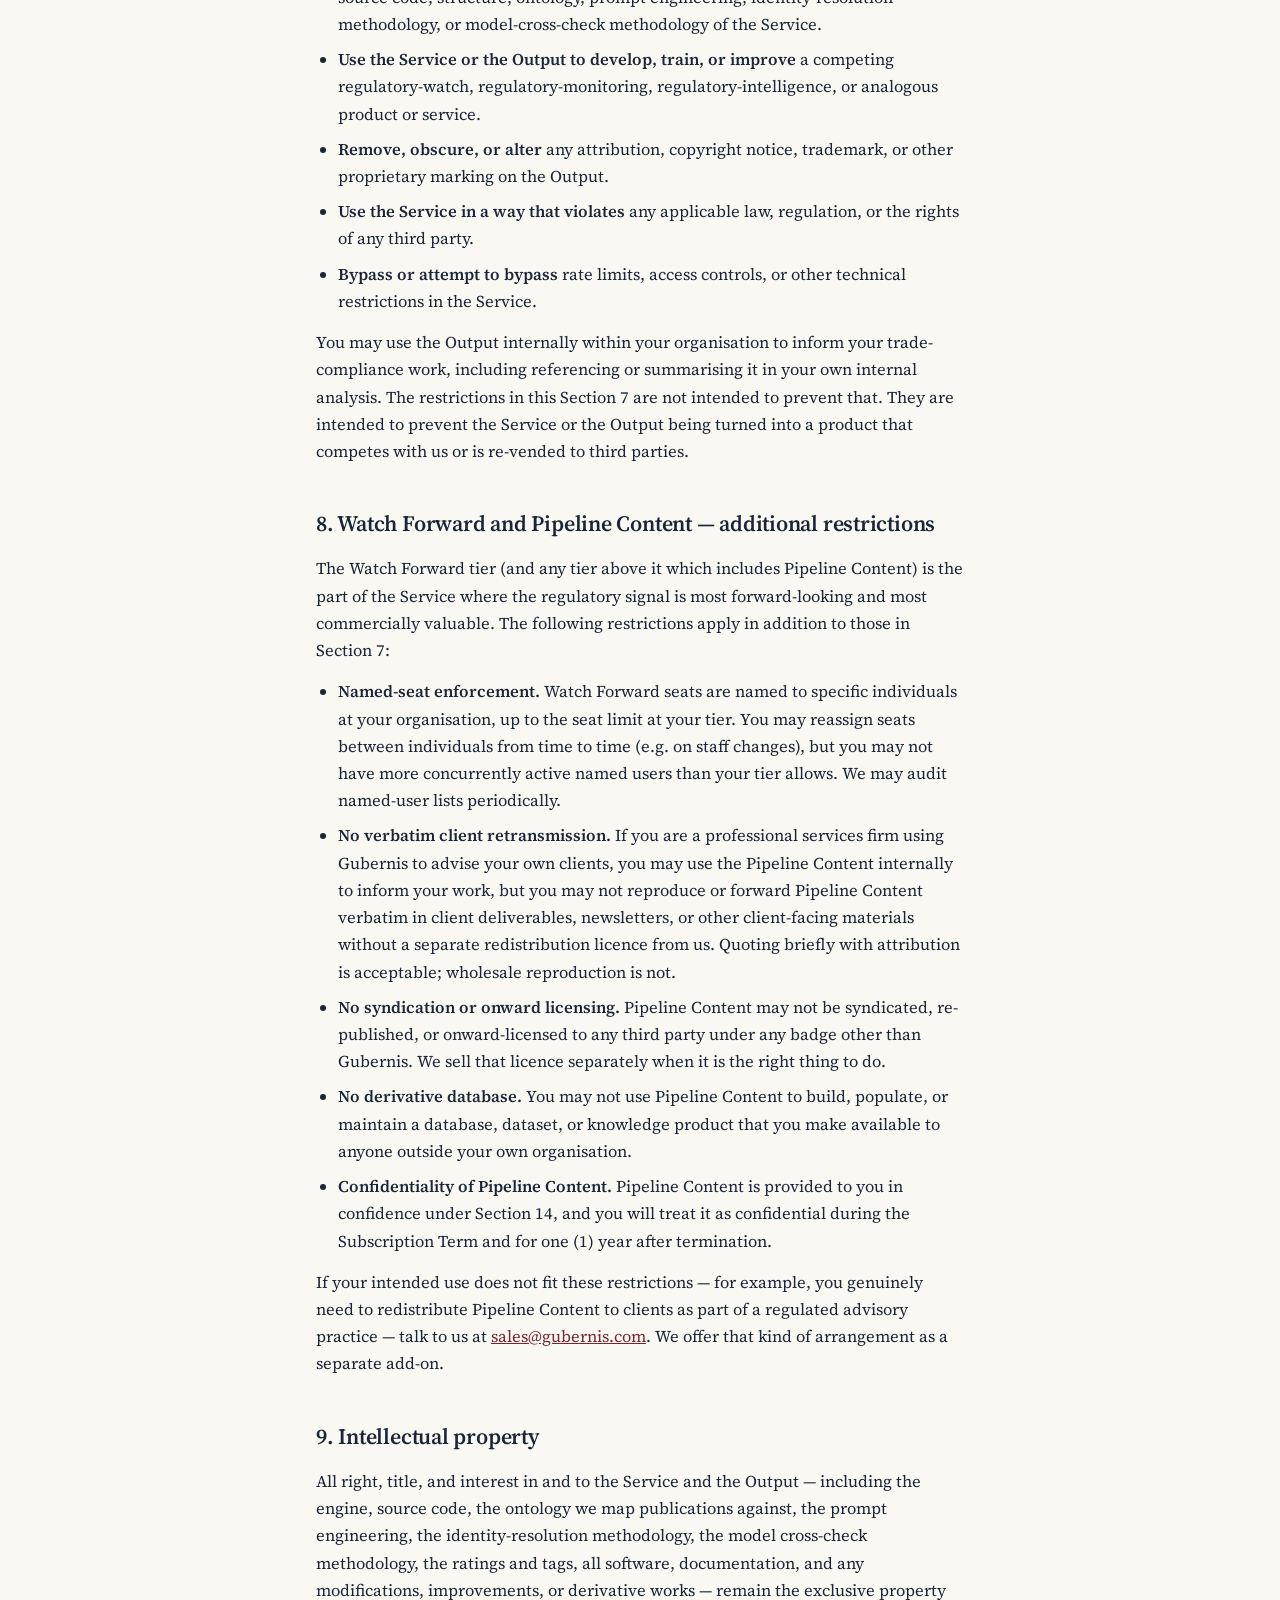
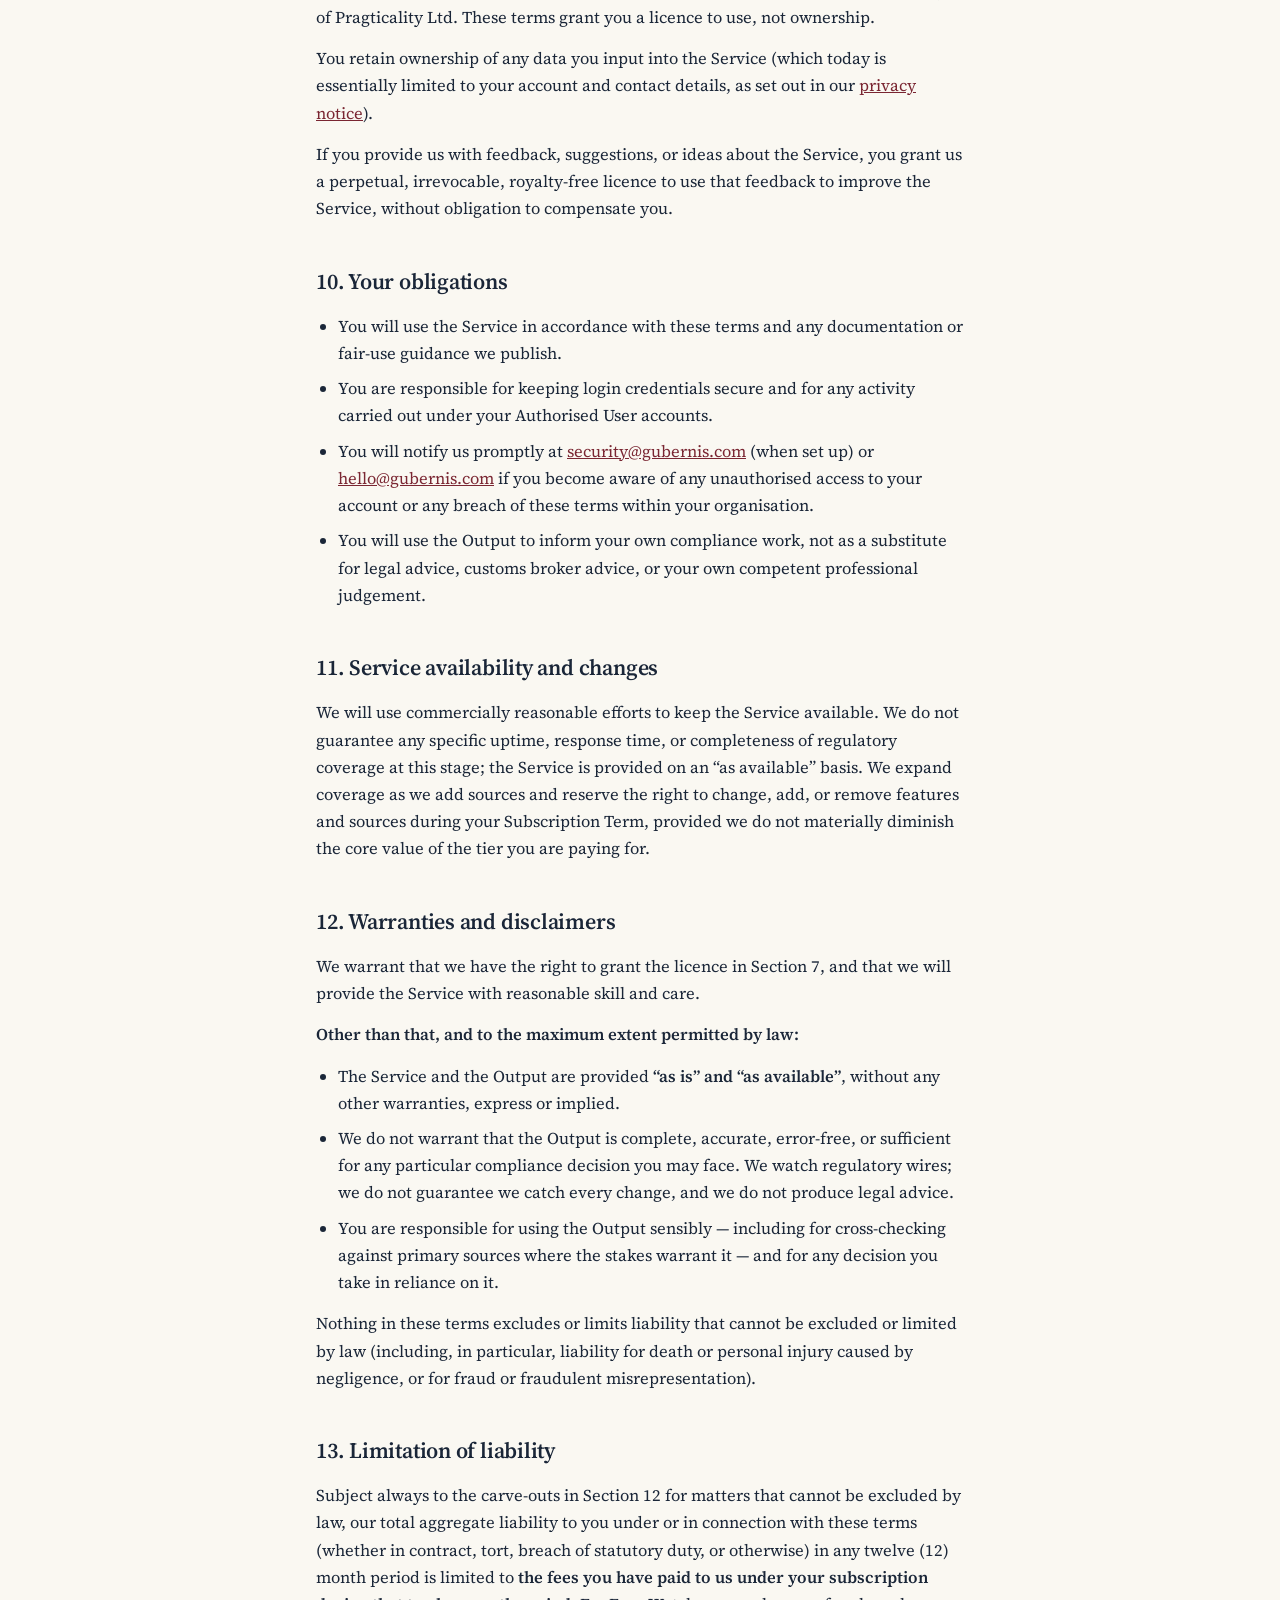
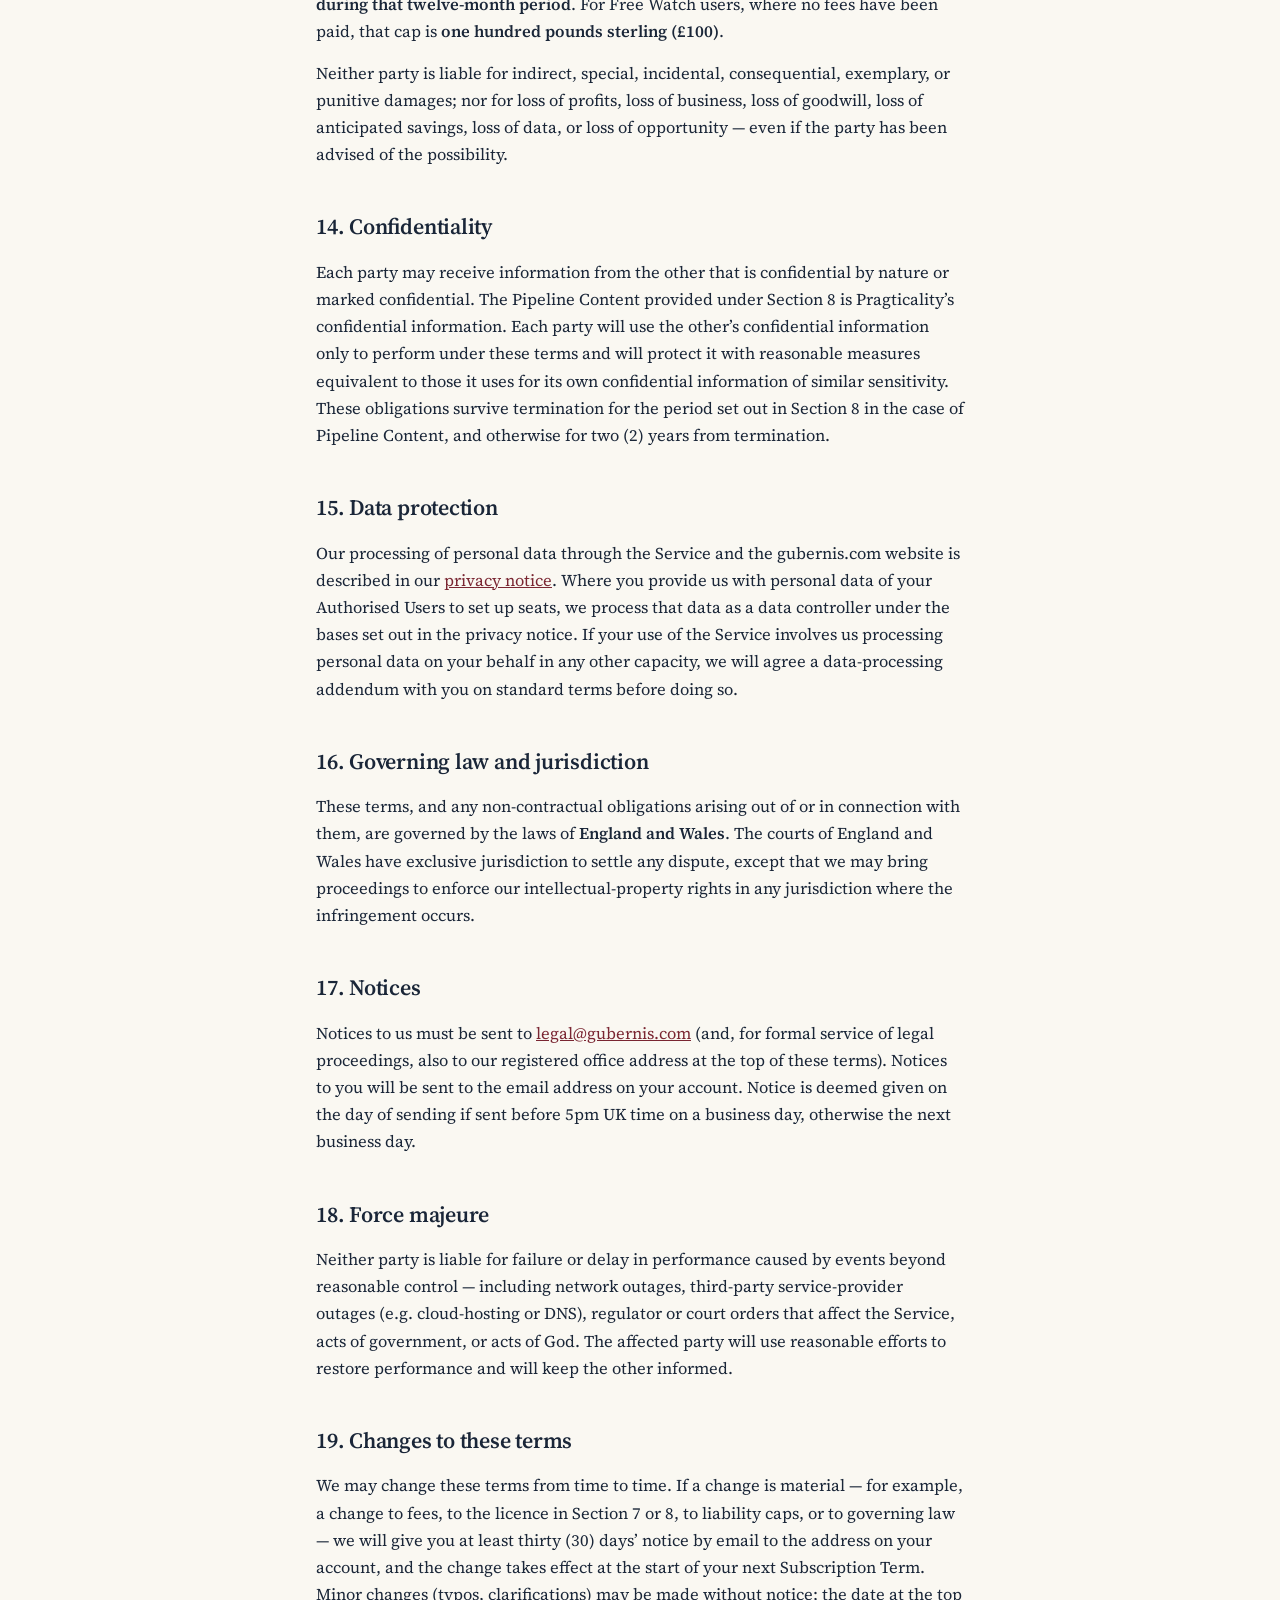
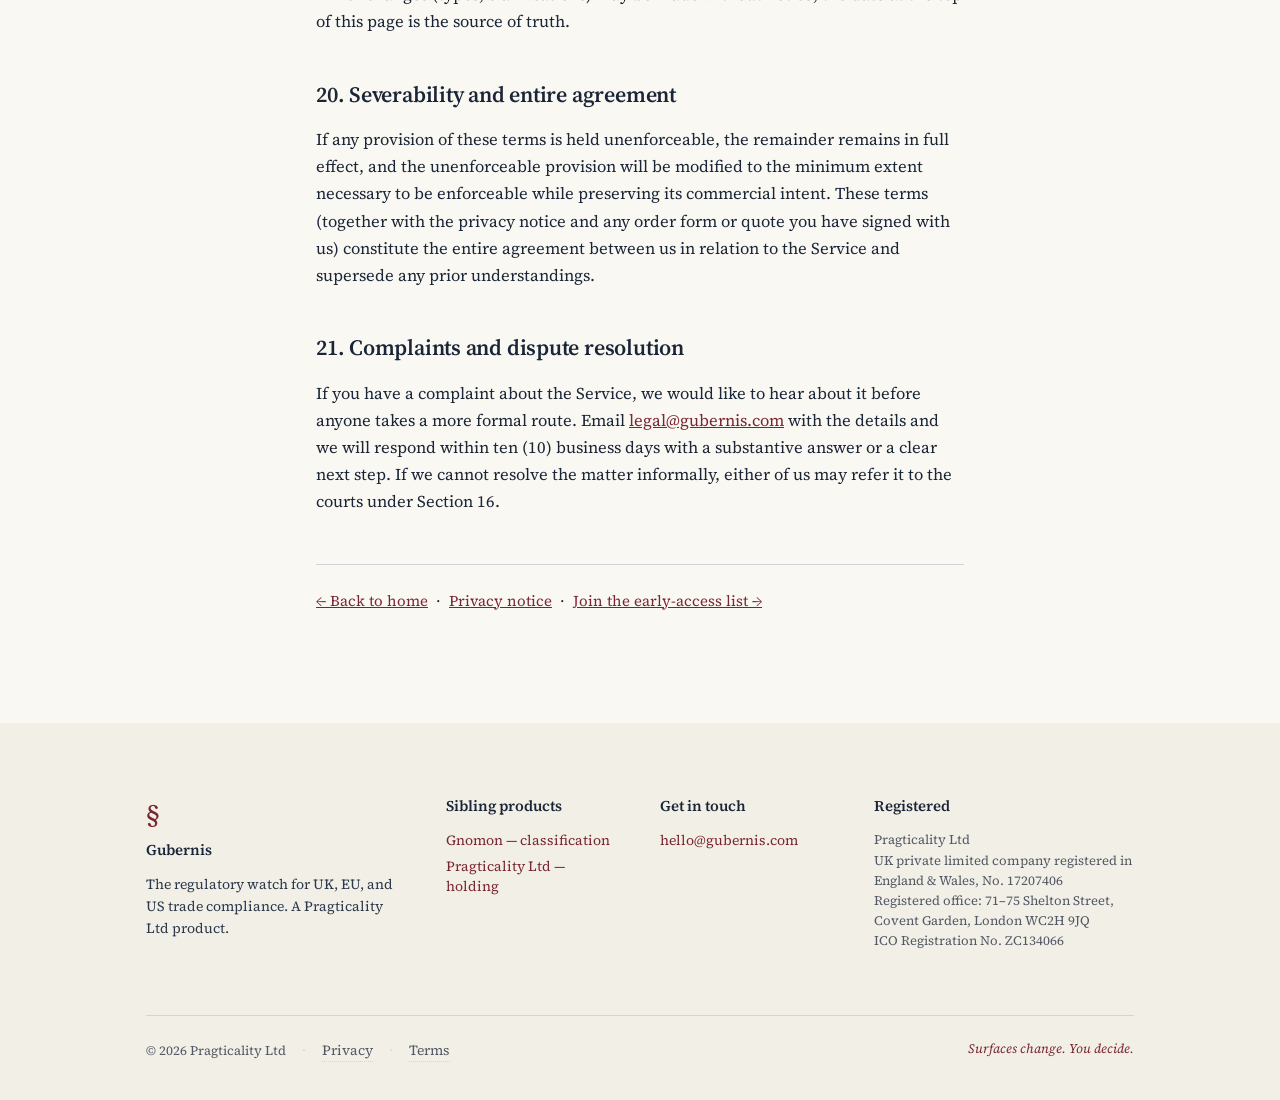
<file: terms/index.html>
<!DOCTYPE html>
<html lang="en-GB">
<head>
<meta charset="UTF-8" />
<meta name="viewport" content="width=device-width, initial-scale=1.0" />
<title>Subscription terms — Gubernis</title>
<meta name="description" content="The terms on which Pragticality Ltd makes Gubernis available — licence, restrictions, IP protection, Watch Forward specifics. Plain-English UK contract law." />
<meta name="theme-color" content="#FAF8F2" />
<meta name="robots" content="index, follow" />
<meta property="og:title" content="Subscription terms — Gubernis" />
<meta property="og:type" content="website" />
<meta property="og:url" content="https://gubernis.com/terms/" />
<link rel="icon" type="image/svg+xml" href="/favicon.svg" />
<link rel="preconnect" href="https://fonts.googleapis.com">
<link rel="preconnect" href="https://fonts.gstatic.com" crossorigin>
<link href="https://fonts.googleapis.com/css2?family=Source+Serif+4:ital,opsz,wght@0,8..60,300;0,8..60,400;0,8..60,500;0,8..60,600;0,8..60,700;1,8..60,400&family=JetBrains+Mono:ital,wght@0,400;0,500;1,400&family=Inter:wght@400;500;600&display=swap" rel="stylesheet">
<link rel="stylesheet" href="/styles.css">
</head>

<body>

<header class="site-nav">
  <div class="container">
    <a href="/" class="wordmark"><span class="section-mark">§</span>Gubernis</a>
    <nav class="nav-links">
      <a href="/#how-it-works">How it works</a>
      <a href="/#sources">Sources</a>
      <a href="/#ambiguity-watch">The Ambiguity Watch</a>
      <a href="/#pricing">Pricing</a>
      <a href="/#sign-up" class="cta">Start free</a>
    </nav>
  </div>
</header>

<main>

<section class="legal-hero">
  <div class="container container-narrow">
    <div class="legal-eyebrow">— Subscription terms</div>
    <h1>The terms on which we make Gubernis available, <em>and how we protect what we&rsquo;re building.</em></h1>
    <p class="legal-sub">Plain-English contract terms between Pragticality Ltd and anyone using Gubernis. Written to be read by the person actually buying it, not skimmed past by counsel.</p>
  </div>
</section>

<section class="legal-section">
  <div class="container container-narrow">
    <div class="legal-prose">

      <p class="legal-meta"><strong>Last updated:</strong> 23 May 2026</p>

      <p><em>These terms apply to all tiers of the Gubernis service &mdash; Free Watch, Starter, Pro, Watch Forward, and Enterprise. Section 8 sets out additional restrictions that apply only to Watch Forward and tiers above it. If you use the service, you accept these terms.</em></p>

      <h3>1. Parties and scope</h3>
      <p>These terms are between <strong>Pragticality Ltd</strong> &mdash; a UK private limited company registered in England and Wales, company number <strong>17207406</strong>, registered office 71&ndash;75 Shelton Street, Covent Garden, London WC2H 9JQ (&ldquo;<strong>Pragticality</strong>&rdquo;, &ldquo;<strong>we</strong>&rdquo;, &ldquo;<strong>us</strong>&rdquo;) &mdash; and you, the individual or organisation accessing or subscribing to the Gubernis service (&ldquo;<strong>Customer</strong>&rdquo;, &ldquo;<strong>you</strong>&rdquo;).</p>
      <p>Where you are accessing Gubernis on behalf of an organisation, you confirm you have authority to bind that organisation to these terms, and references to &ldquo;you&rdquo; mean that organisation.</p>

      <h3>2. Definitions</h3>
      <ul>
        <li><strong>Service</strong> &mdash; the Gubernis regulatory-watch product, including the website, any dispatches, alerts, reports, APIs, and dashboards we make available under a tier.</li>
        <li><strong>Output</strong> &mdash; anything the Service produces or surfaces, including dispatches, summaries, alerts, tags, ambiguity flags, ratings, scores, ontology mappings, and any other generated material.</li>
        <li><strong>Pipeline Content</strong> &mdash; Output specifically derived from forward-looking sources (proposed rules, draft legislation, in-flight legislative files, active investigations) and made available at Watch Forward tier and above.</li>
        <li><strong>Authorised User</strong> &mdash; a named individual within your organisation who you have granted access to the Service under your subscription, subject to the seat limits at your tier.</li>
        <li><strong>Subscription Term</strong> &mdash; the period covered by your current subscription (monthly or annual, as you have chosen at sign-up).</li>
      </ul>

      <h3>3. The Service</h3>
      <p>Gubernis watches public regulatory wires across the UK, EU, and US (and growing) and surfaces the changes that matter to trade-compliance teams. We describe what each tier includes on the pricing page at <a href="/#pricing">gubernis.com/#pricing</a>. We do not produce compliance decisions, recommendations, or legal advice &mdash; we surface change in plain English and put it in front of you in time to think. What you do with that is your decision and your responsibility.</p>

      <h3>4. Tiers and subscription</h3>
      <p>Gubernis is offered in tiers. Free Watch is available without payment and is rate-limited; paid tiers (Starter, Pro, Watch Forward, Enterprise) unlock additional sources, features, seats, and the Ambiguity Watch and Pipeline Content as set out on the pricing page.</p>
      <p>Each subscription gives a set number of <strong>Authorised User</strong> seats, named to specific individuals at your organisation. Sharing credentials between individuals to extend the effective seat count is a breach of these terms. We may from time to time check active-seat counts against your subscription.</p>

      <h3>5. Fees and payment</h3>
      <p>Subscription fees are as set out on the pricing page in force when you subscribe. We may change pricing for future Subscription Terms with at least thirty (30) days&rsquo; notice; your current Subscription Term is honoured at the price you paid.</p>
      <p>Monthly subscriptions are billed monthly in advance. Annual subscriptions are billed annually in advance. All fees are exclusive of VAT, which will be added at the rate applicable when invoiced. We may suspend access if fees are unpaid more than fourteen (14) days past due, after a reminder.</p>

      <h3>6. Term and termination</h3>
      <p>Your Subscription Term renews automatically at the end of each period unless cancelled. To cancel a monthly subscription, give notice before the next renewal date; cancellation takes effect at the end of the then-current month. Annual subscriptions can be cancelled with notice before the annual renewal; we do not refund pro-rated unused portions of paid annual fees except where required by law.</p>
      <p>Either party may terminate immediately on written notice if the other commits a material breach not remedied within fourteen (14) days of notice, or becomes insolvent. We may terminate immediately if you breach Sections 7 or 8 in a way that materially harms our IP or the integrity of the Service.</p>
      <p>On termination: your access ends; any fees pre-paid for the unexpired Subscription Term are not refunded (except where the law requires); Sections 7, 8, 9, 11, 12, 13, 14, 16, and 17 survive.</p>

      <h3>7. Licence and restrictions (all tiers)</h3>
      <p>Subject to your compliance with these terms and payment of any applicable fees, we grant you a <strong>limited, non-exclusive, non-transferable, non-sublicensable licence</strong> during the Subscription Term to access and use the Service and the Output for your own internal business purposes only.</p>
      <p>You may not, and you may not permit any third party (including your Authorised Users) to:</p>
      <ul>
        <li><strong>Resell, sublicence, rent, lease, syndicate, or otherwise transfer</strong> access to the Service or the Output to any third party.</li>
        <li><strong>Scrape, harvest, mass-extract, or use automated means</strong> to copy the Output beyond what is necessary for normal use within your organisation.</li>
        <li><strong>Reverse-engineer, decompile, disassemble, or otherwise attempt to derive</strong> the source code, structure, ontology, prompt engineering, identity-resolution methodology, or model-cross-check methodology of the Service.</li>
        <li><strong>Use the Service or the Output to develop, train, or improve</strong> a competing regulatory-watch, regulatory-monitoring, regulatory-intelligence, or analogous product or service.</li>
        <li><strong>Remove, obscure, or alter</strong> any attribution, copyright notice, trademark, or other proprietary marking on the Output.</li>
        <li><strong>Use the Service in a way that violates</strong> any applicable law, regulation, or the rights of any third party.</li>
        <li><strong>Bypass or attempt to bypass</strong> rate limits, access controls, or other technical restrictions in the Service.</li>
      </ul>
      <p>You may use the Output internally within your organisation to inform your trade-compliance work, including referencing or summarising it in your own internal analysis. The restrictions in this Section 7 are not intended to prevent that. They are intended to prevent the Service or the Output being turned into a product that competes with us or is re-vended to third parties.</p>

      <h3>8. Watch Forward and Pipeline Content &mdash; additional restrictions</h3>
      <p>The Watch Forward tier (and any tier above it which includes Pipeline Content) is the part of the Service where the regulatory signal is most forward-looking and most commercially valuable. The following restrictions apply in addition to those in Section 7:</p>
      <ul>
        <li><strong>Named-seat enforcement.</strong> Watch Forward seats are named to specific individuals at your organisation, up to the seat limit at your tier. You may reassign seats between individuals from time to time (e.g. on staff changes), but you may not have more concurrently active named users than your tier allows. We may audit named-user lists periodically.</li>
        <li><strong>No verbatim client retransmission.</strong> If you are a professional services firm using Gubernis to advise your own clients, you may use the Pipeline Content internally to inform your work, but you may not reproduce or forward Pipeline Content verbatim in client deliverables, newsletters, or other client-facing materials without a separate redistribution licence from us. Quoting briefly with attribution is acceptable; wholesale reproduction is not.</li>
        <li><strong>No syndication or onward licensing.</strong> Pipeline Content may not be syndicated, re-published, or onward-licensed to any third party under any badge other than Gubernis. We sell that licence separately when it is the right thing to do.</li>
        <li><strong>No derivative database.</strong> You may not use Pipeline Content to build, populate, or maintain a database, dataset, or knowledge product that you make available to anyone outside your own organisation.</li>
        <li><strong>Confidentiality of Pipeline Content.</strong> Pipeline Content is provided to you in confidence under Section 14, and you will treat it as confidential during the Subscription Term and for one (1) year after termination.</li>
      </ul>
      <p>If your intended use does not fit these restrictions &mdash; for example, you genuinely need to redistribute Pipeline Content to clients as part of a regulated advisory practice &mdash; talk to us at <a href="mailto:sales@gubernis.com">sales@gubernis.com</a>. We offer that kind of arrangement as a separate add-on.</p>

      <h3>9. Intellectual property</h3>
      <p>All right, title, and interest in and to the Service and the Output &mdash; including the engine, source code, the ontology we map publications against, the prompt engineering, the identity-resolution methodology, the model cross-check methodology, the ratings and tags, all software, documentation, and any modifications, improvements, or derivative works &mdash; remain the exclusive property of Pragticality Ltd. These terms grant you a licence to use, not ownership.</p>
      <p>You retain ownership of any data you input into the Service (which today is essentially limited to your account and contact details, as set out in our <a href="/privacy/">privacy notice</a>).</p>
      <p>If you provide us with feedback, suggestions, or ideas about the Service, you grant us a perpetual, irrevocable, royalty-free licence to use that feedback to improve the Service, without obligation to compensate you.</p>

      <h3>10. Your obligations</h3>
      <ul>
        <li>You will use the Service in accordance with these terms and any documentation or fair-use guidance we publish.</li>
        <li>You are responsible for keeping login credentials secure and for any activity carried out under your Authorised User accounts.</li>
        <li>You will notify us promptly at <a href="mailto:security@gubernis.com">security@gubernis.com</a> (when set up) or <a href="mailto:hello@gubernis.com">hello@gubernis.com</a> if you become aware of any unauthorised access to your account or any breach of these terms within your organisation.</li>
        <li>You will use the Output to inform your own compliance work, not as a substitute for legal advice, customs broker advice, or your own competent professional judgement.</li>
      </ul>

      <h3>11. Service availability and changes</h3>
      <p>We will use commercially reasonable efforts to keep the Service available. We do not guarantee any specific uptime, response time, or completeness of regulatory coverage at this stage; the Service is provided on an &ldquo;as available&rdquo; basis. We expand coverage as we add sources and reserve the right to change, add, or remove features and sources during your Subscription Term, provided we do not materially diminish the core value of the tier you are paying for.</p>

      <h3>12. Warranties and disclaimers</h3>
      <p>We warrant that we have the right to grant the licence in Section 7, and that we will provide the Service with reasonable skill and care.</p>
      <p><strong>Other than that, and to the maximum extent permitted by law:</strong></p>
      <ul>
        <li>The Service and the Output are provided <strong>&ldquo;as is&rdquo; and &ldquo;as available&rdquo;</strong>, without any other warranties, express or implied.</li>
        <li>We do not warrant that the Output is complete, accurate, error-free, or sufficient for any particular compliance decision you may face. We watch regulatory wires; we do not guarantee we catch every change, and we do not produce legal advice.</li>
        <li>You are responsible for using the Output sensibly &mdash; including for cross-checking against primary sources where the stakes warrant it &mdash; and for any decision you take in reliance on it.</li>
      </ul>
      <p>Nothing in these terms excludes or limits liability that cannot be excluded or limited by law (including, in particular, liability for death or personal injury caused by negligence, or for fraud or fraudulent misrepresentation).</p>

      <h3>13. Limitation of liability</h3>
      <p>Subject always to the carve-outs in Section 12 for matters that cannot be excluded by law, our total aggregate liability to you under or in connection with these terms (whether in contract, tort, breach of statutory duty, or otherwise) in any twelve (12) month period is limited to <strong>the fees you have paid to us under your subscription during that twelve-month period</strong>. For Free Watch users, where no fees have been paid, that cap is <strong>one hundred pounds sterling (&pound;100)</strong>.</p>
      <p>Neither party is liable for indirect, special, incidental, consequential, exemplary, or punitive damages; nor for loss of profits, loss of business, loss of goodwill, loss of anticipated savings, loss of data, or loss of opportunity &mdash; even if the party has been advised of the possibility.</p>

      <h3>14. Confidentiality</h3>
      <p>Each party may receive information from the other that is confidential by nature or marked confidential. The Pipeline Content provided under Section 8 is Pragticality&rsquo;s confidential information. Each party will use the other&rsquo;s confidential information only to perform under these terms and will protect it with reasonable measures equivalent to those it uses for its own confidential information of similar sensitivity. These obligations survive termination for the period set out in Section 8 in the case of Pipeline Content, and otherwise for two (2) years from termination.</p>

      <h3>15. Data protection</h3>
      <p>Our processing of personal data through the Service and the gubernis.com website is described in our <a href="/privacy/">privacy notice</a>. Where you provide us with personal data of your Authorised Users to set up seats, we process that data as a data controller under the bases set out in the privacy notice. If your use of the Service involves us processing personal data on your behalf in any other capacity, we will agree a data-processing addendum with you on standard terms before doing so.</p>

      <h3>16. Governing law and jurisdiction</h3>
      <p>These terms, and any non-contractual obligations arising out of or in connection with them, are governed by the laws of <strong>England and Wales</strong>. The courts of England and Wales have exclusive jurisdiction to settle any dispute, except that we may bring proceedings to enforce our intellectual-property rights in any jurisdiction where the infringement occurs.</p>

      <h3>17. Notices</h3>
      <p>Notices to us must be sent to <a href="mailto:legal@gubernis.com">legal@gubernis.com</a> (and, for formal service of legal proceedings, also to our registered office address at the top of these terms). Notices to you will be sent to the email address on your account. Notice is deemed given on the day of sending if sent before 5pm UK time on a business day, otherwise the next business day.</p>

      <h3>18. Force majeure</h3>
      <p>Neither party is liable for failure or delay in performance caused by events beyond reasonable control &mdash; including network outages, third-party service-provider outages (e.g. cloud-hosting or DNS), regulator or court orders that affect the Service, acts of government, or acts of God. The affected party will use reasonable efforts to restore performance and will keep the other informed.</p>

      <h3>19. Changes to these terms</h3>
      <p>We may change these terms from time to time. If a change is material &mdash; for example, a change to fees, to the licence in Section 7 or 8, to liability caps, or to governing law &mdash; we will give you at least thirty (30) days&rsquo; notice by email to the address on your account, and the change takes effect at the start of your next Subscription Term. Minor changes (typos, clarifications) may be made without notice; the date at the top of this page is the source of truth.</p>

      <h3>20. Severability and entire agreement</h3>
      <p>If any provision of these terms is held unenforceable, the remainder remains in full effect, and the unenforceable provision will be modified to the minimum extent necessary to be enforceable while preserving its commercial intent. These terms (together with the privacy notice and any order form or quote you have signed with us) constitute the entire agreement between us in relation to the Service and supersede any prior understandings.</p>

      <h3>21. Complaints and dispute resolution</h3>
      <p>If you have a complaint about the Service, we would like to hear about it before anyone takes a more formal route. Email <a href="mailto:legal@gubernis.com">legal@gubernis.com</a> with the details and we will respond within ten (10) business days with a substantive answer or a clear next step. If we cannot resolve the matter informally, either of us may refer it to the courts under Section 16.</p>

      <p class="legal-back"><a href="/">&larr; Back to home</a> &nbsp;&middot;&nbsp; <a href="/privacy/">Privacy notice</a> &nbsp;&middot;&nbsp; <a href="/#sign-up">Join the early-access list &rarr;</a></p>

    </div>
  </div>
</section>

</main>

<footer class="site-footer">
  <div class="container">
    <div class="footer-grid">
      <div>
        <div class="footer-mark">§</div>
        <h4>Gubernis</h4>
        <p>The regulatory watch for UK, EU, and US trade compliance. A Pragticality Ltd product.</p>
      </div>
      <div>
        <h4>Sibling products</h4>
        <a href="https://pragticality.com/ventures/#gnomon">Gnomon — classification</a>
        <a href="https://pragticality.com/">Pragticality Ltd — holding</a>
      </div>
      <div>
        <h4>Get in touch</h4>
        <a href="mailto:hello@gubernis.com">hello@gubernis.com</a>
      </div>
      <div>
        <h4>Registered</h4>
        <p class="small">
          Pragticality Ltd<br/>
          UK private limited company registered in<br/>
          England &amp; Wales, No. 17207406<br/>
          Registered office: 71&ndash;75 Shelton Street,<br/>
          Covent Garden, London WC2H 9JQ<br/>
          ICO Registration No. ZC134066
        </p>
      </div>
    </div>
    <div class="footer-bottom">
      <div class="footer-meta">
        <span>&copy; 2026 Pragticality Ltd</span>
        <span class="sep">·</span>
        <a href="/privacy/">Privacy</a>
        <span class="sep">·</span>
        <a href="/terms/">Terms</a>
      </div>
      <em>Surfaces change. You decide.</em>
    </div>
  </div>
</footer>

</body>
</html>
</file>
<file: styles.css>
/* ──────────────────────────────────────────────────────────────
   Gubernis — gubernis.com stylesheet
   Brand direction: pragticality-docs/gubernis/06_brand_direction.md
   Companion mockup: pragticality-docs/strategic_package/website/
                     gubernis-brand-direction.html
   ────────────────────────────────────────────────────────────── */

:root {
  --paper:        #FAF8F2;
  --paper-soft:   #F2EFE6;
  --paper-warm:   #FBFAF7;
  --ink:          #1A2638;
  --ink-soft:     #2B384C;
  --slate:        #535A66;
  --slate-soft:   #7D838F;
  --line:         #D1D5DB;
  --line-soft:    #E5E7EB;
  --oxblood:      #7A2632;
  --oxblood-deep: #5E1D27;
  --oxblood-soft: #F2DEE2;
  --oxblood-tint: #FAEFEF;
}

* { box-sizing: border-box; margin: 0; padding: 0; }
html { scroll-behavior: smooth; }
body {
  font-family: 'Source Serif 4', Georgia, serif;
  background: var(--paper);
  color: var(--ink);
  -webkit-font-smoothing: antialiased;
  text-rendering: optimizeLegibility;
  font-feature-settings: "kern" 1, "liga" 1;
}
a { color: var(--oxblood); text-decoration: none; }

.container {
  max-width: 1100px;
  margin: 0 auto;
  padding: 0 56px;
}
.container-narrow {
  max-width: 760px;
  margin: 0 auto;
}

/* The § mark — used in every wordmark */
.section-mark {
  color: var(--oxblood);
  font-weight: 500;
  font-style: normal;
  display: inline-block;
  margin-right: 0.18em;
  font-feature-settings: normal;
}

/* ────────────────────────────────────────────
   Site nav
   ──────────────────────────────────────────── */
.site-nav {
  border-bottom: 1px solid var(--line-soft);
  background: var(--paper);
  position: sticky;
  top: 0;
  z-index: 10;
  backdrop-filter: blur(8px);
  background: rgba(250, 248, 242, 0.95);
}
.site-nav .container {
  display: flex;
  justify-content: space-between;
  align-items: center;
  padding: 16px 56px;
}
.site-nav .wordmark {
  font-family: 'Source Serif 4', serif;
  font-size: 22px;
  font-weight: 500;
  color: var(--ink);
  letter-spacing: -0.005em;
}
.site-nav .nav-links {
  display: flex;
  gap: 28px;
  align-items: center;
  font-family: 'Inter', sans-serif;
  font-size: 14px;
}
.site-nav .nav-links a {
  color: var(--slate);
  transition: color 0.15s ease;
}
.site-nav .nav-links a:hover { color: var(--ink); }
.site-nav .nav-links a.cta {
  background: var(--oxblood);
  color: #FFFFFF;
  padding: 9px 18px;
  font-weight: 500;
  border-radius: 0;
}
.site-nav .nav-links a.cta:hover {
  background: var(--oxblood-deep);
  color: #FFFFFF;
}

/* ────────────────────────────────────────────
   Hero
   ──────────────────────────────────────────── */
.hero {
  padding: 72px 0 48px;
  text-align: center;
}
.hero .badge {
  display: inline-block;
  font-family: 'JetBrains Mono', monospace;
  font-size: 11px;
  color: var(--slate);
  background: var(--paper-warm);
  padding: 6px 14px;
  border: 1px solid var(--line-soft);
  border-radius: 100px;
  letter-spacing: 0.06em;
  text-transform: uppercase;
  margin-bottom: 24px;
}
.hero h1 {
  font-family: 'Source Serif 4', serif;
  font-size: 60px;
  font-weight: 400;
  line-height: 1.05;
  letter-spacing: -0.02em;
  color: var(--ink);
  margin-bottom: 22px;
}
.hero .lead {
  font-family: 'Source Serif 4', serif;
  font-size: 21px;
  font-style: italic;
  line-height: 1.4;
  color: var(--oxblood);
  margin-bottom: 32px;
  max-width: 620px;
  margin-left: auto;
  margin-right: auto;
}
.hero .cta-row {
  display: flex;
  gap: 14px;
  justify-content: center;
}

/* Buttons (shared) */
.button {
  font-family: 'Inter', sans-serif;
  font-size: 13.5px;
  font-weight: 500;
  padding: 13px 26px;
  text-decoration: none;
  letter-spacing: 0.02em;
  display: inline-block;
  transition: background 0.15s ease, border-color 0.15s ease;
}
.button.primary-btn {
  background: var(--oxblood);
  color: #FFFFFF;
}
.button.primary-btn:hover { background: var(--oxblood-deep); }
.button.secondary-btn {
  background: transparent;
  color: var(--ink);
  border: 1px solid var(--line);
}
.button.secondary-btn:hover { border-color: var(--ink); }

/* ────────────────────────────────────────────
   The Watch — live ledger
   ──────────────────────────────────────────── */
.watch-section {
  padding: 0 0 96px;
}
.ledger {
  max-width: 980px;
  margin: 0 auto;
  padding: 28px 32px 8px;
  background: var(--paper-warm);
  border: 1px solid var(--line-soft);
  border-top: 3px solid var(--ink);
}
.ledger-label {
  font-family: 'JetBrains Mono', monospace;
  font-size: 11px;
  color: var(--slate);
  text-transform: uppercase;
  letter-spacing: 0.06em;
  margin-bottom: 22px;
  padding-bottom: 14px;
  border-bottom: 1px solid var(--line-soft);
}
.ledger-label .ledger-time {
  color: var(--oxblood);
  text-transform: none;
  letter-spacing: 0.02em;
}
.ledger-grid {
  display: grid;
  grid-template-columns: repeat(5, 1fr);
  gap: 0;
}
.ledger-cell {
  text-align: center;
  padding: 18px 12px;
  border-right: 1px solid var(--line-soft);
}
.ledger-cell:last-child { border-right: 0; }
.ledger-cell.oxblood {
  background: var(--oxblood-tint);
}
.ledger-number {
  font-family: 'JetBrains Mono', monospace;
  font-size: 42px;
  font-weight: 500;
  color: var(--ink);
  line-height: 1;
  margin-bottom: 10px;
  letter-spacing: -0.02em;
}
.ledger-cell.oxblood .ledger-number {
  color: var(--oxblood);
}
.ledger-caption {
  font-family: 'Source Serif 4', serif;
  font-size: 12px;
  color: var(--slate);
  line-height: 1.35;
}
.ledger-cell.oxblood .ledger-caption {
  color: var(--oxblood-deep);
  font-weight: 500;
}

/* ────────────────────────────────────────────
   The Ambiguity Watch — feature section
   ──────────────────────────────────────────── */
.ambiguity-section {
  background: var(--ink);
  color: var(--paper);
  padding: 96px 56px 100px;
}
.ambiguity-section .container-narrow {
  max-width: 760px;
  padding: 0;
}
.ambiguity-section .section-label {
  font-family: 'JetBrains Mono', monospace;
  font-size: 11px;
  color: #E0AAB0;
  text-transform: uppercase;
  letter-spacing: 0.08em;
  margin-bottom: 22px;
}
.ambiguity-section h2 {
  font-family: 'Source Serif 4', serif;
  font-size: 44px;
  font-weight: 400;
  line-height: 1.15;
  color: var(--paper);
  margin-bottom: 32px;
  letter-spacing: -0.015em;
}
.ambiguity-section h2 em {
  color: #E0AAB0;
  font-style: italic;
}
.ambiguity-body {
  font-family: 'Source Serif 4', serif;
  font-size: 18px;
  line-height: 1.65;
  color: #C8CDD7;
}
.ambiguity-body p { margin-bottom: 18px; }
.ambiguity-body strong {
  color: var(--paper);
  font-weight: 500;
}
.ambiguity-body em {
  color: #E0AAB0;
  font-style: italic;
}
.ambiguity-body .watch-name {
  color: var(--paper);
  font-weight: 600;
  font-style: italic;
}
.ambiguity-body .closer {
  font-family: 'Source Serif 4', serif;
  font-size: 22px;
  font-style: italic;
  color: var(--paper);
  margin-top: 40px;
  padding-top: 32px;
  border-top: 1px solid rgba(255, 255, 255, 0.12);
  line-height: 1.5;
}

/* ────────────────────────────────────────────
   Intro — what Gubernis does (with ontology)
   ──────────────────────────────────────────── */
.intro-section {
  padding: 96px 0 96px;
}
.intro-section .section-label {
  font-family: 'JetBrains Mono', monospace;
  font-size: 11px;
  color: var(--oxblood);
  text-transform: uppercase;
  letter-spacing: 0.06em;
  margin-bottom: 18px;
  text-align: center;
}
.intro-section h2 {
  font-family: 'Source Serif 4', serif;
  font-size: 36px;
  font-weight: 500;
  line-height: 1.2;
  color: var(--ink);
  margin-bottom: 32px;
  letter-spacing: -0.01em;
  text-align: center;
}
.intro-body {
  font-family: 'Source Serif 4', serif;
  font-size: 18px;
  line-height: 1.65;
  color: var(--ink-soft);
}
.intro-body p { margin-bottom: 20px; }
.intro-body strong {
  font-weight: 600;
  color: var(--ink);
}
.intro-body .ontology-callout {
  display: block;
  margin: 32px 0;
  padding: 22px 26px;
  background: var(--paper-warm);
  border-left: 3px solid var(--oxblood);
  font-size: 17px;
  line-height: 1.55;
}

/* ────────────────────────────────────────────
   What changed this week — cards
   ──────────────────────────────────────────── */
.changed-section {
  padding: 0 0 96px;
}
.changed-section .section-head {
  text-align: center;
  margin-bottom: 56px;
}
.changed-section .section-label {
  font-family: 'JetBrains Mono', monospace;
  font-size: 11px;
  color: var(--oxblood);
  text-transform: uppercase;
  letter-spacing: 0.06em;
  margin-bottom: 18px;
}
.changed-section h2 {
  font-family: 'Source Serif 4', serif;
  font-size: 36px;
  font-weight: 500;
  line-height: 1.2;
  color: var(--ink);
  letter-spacing: -0.01em;
}

.featured-grid {
  display: grid;
  grid-template-columns: repeat(3, 1fr);
  gap: 24px;
}
.card {
  background: var(--paper-warm);
  border: 1px solid var(--line-soft);
  padding: 28px 26px;
}
.card .ts {
  font-family: 'JetBrains Mono', monospace;
  font-size: 10.5px;
  color: var(--slate);
  margin-bottom: 12px;
  letter-spacing: 0.04em;
  text-transform: uppercase;
}
.card .id {
  font-family: 'JetBrains Mono', monospace;
  font-size: 11px;
  color: var(--oxblood);
  font-weight: 500;
  margin-bottom: 12px;
}
.card-title {
  font-family: 'Source Serif 4', serif;
  font-size: 17px;
  font-weight: 500;
  color: var(--ink);
  line-height: 1.35;
  margin-bottom: 14px;
}
.card-summary {
  font-family: 'Source Serif 4', serif;
  font-size: 14px;
  color: var(--slate);
  line-height: 1.55;
  margin-bottom: 18px;
}
.card-tags {
  font-family: 'JetBrains Mono', monospace;
  font-size: 10.5px;
  text-transform: uppercase;
  letter-spacing: 0.06em;
  display: flex;
  gap: 12px;
  flex-wrap: wrap;
}
.card .tag {
  color: var(--slate-soft);
}
.card .tag.sev {
  color: var(--oxblood);
  font-weight: 500;
}
.card.ambiguous {
  border-color: var(--oxblood-soft);
  background: var(--oxblood-tint);
}
.card.ambiguous .watch-flag {
  display: inline-block;
  font-family: 'JetBrains Mono', monospace;
  font-size: 10.5px;
  color: var(--oxblood);
  background: var(--paper);
  padding: 4px 10px;
  text-transform: uppercase;
  letter-spacing: 0.06em;
  margin-bottom: 14px;
  border: 1px solid var(--oxblood-soft);
}

/* ────────────────────────────────────────────
   Sources bar
   ──────────────────────────────────────────── */
.sources-section {
  padding: 0 0 96px;
}
.sources-bar {
  text-align: center;
  padding: 48px 32px;
  background: var(--paper-warm);
  border: 1px solid var(--line-soft);
}
.sources-bar .section-label {
  font-family: 'JetBrains Mono', monospace;
  font-size: 11px;
  color: var(--slate);
  text-transform: uppercase;
  letter-spacing: 0.06em;
  margin-bottom: 24px;
}
.sources-row {
  display: flex;
  justify-content: center;
  gap: 36px;
  flex-wrap: wrap;
}
.source {
  text-align: center;
}
.source-name {
  font-family: 'Source Serif 4', serif;
  font-size: 15px;
  color: var(--ink);
  font-weight: 500;
}
.source-sub {
  font-family: 'JetBrains Mono', monospace;
  font-size: 10.5px;
  color: var(--slate);
  margin-top: 4px;
  letter-spacing: 0.04em;
  text-transform: uppercase;
}

/* ────────────────────────────────────────────
   Pricing
   ──────────────────────────────────────────── */
.pricing-section {
  padding: 0 0 96px;
}
.pricing-section .section-head {
  text-align: center;
  margin-bottom: 56px;
}
.pricing-section h2 {
  font-family: 'Source Serif 4', serif;
  font-size: 36px;
  font-weight: 500;
  color: var(--ink);
  margin-bottom: 12px;
  letter-spacing: -0.01em;
}
.pricing-section .subhead {
  font-family: 'Source Serif 4', serif;
  font-size: 17px;
  color: var(--slate);
  max-width: 560px;
  margin: 0 auto;
  line-height: 1.55;
}
.pricing-grid {
  display: grid;
  grid-template-columns: repeat(4, 1fr);
  gap: 16px;
}
.pricing-grid-five {
  grid-template-columns: repeat(5, 1fr);
  gap: 12px;
}
.pricing-grid-five .tier { padding: 24px 16px; }
.pricing-grid-five .tier-name { font-size: 16px; }
.pricing-grid-five .tier-price { font-size: 24px; }
.pricing-grid-five .tier-unit { font-size: 12px; }
.pricing-grid-five .tier-for { font-size: 12px; line-height: 1.35; }
.pricing-grid-five .tier-list { font-size: 12.5px; }
.pricing-grid-five .tier-cta { font-size: 12px; padding: 10px 14px; }
.pricing-grid-five .tier.recommended::before {
  font-size: 9px;
  padding: 2px 8px;
  left: 16px;
}
.pricing-footnote {
  text-align: center;
  margin-top: 28px;
  font-family: 'Source Serif 4', serif;
  font-size: 13.5px;
  color: var(--slate);
  line-height: 1.5;
  max-width: 720px;
  margin-left: auto;
  margin-right: auto;
}
.pricing-footnote a {
  color: var(--oxblood);
  border-bottom: 1px solid rgba(122, 38, 50, 0.3);
}
.tier {
  border: 1px solid var(--line-soft);
  padding: 28px 22px;
  background: var(--paper-warm);
  display: flex;
  flex-direction: column;
}
.tier.recommended {
  border: 2px solid var(--oxblood);
  background: var(--paper);
  position: relative;
}
.tier.recommended::before {
  content: "RECOMMENDED";
  position: absolute;
  top: -10px;
  left: 22px;
  background: var(--oxblood);
  color: #FFFFFF;
  font-family: 'JetBrains Mono', monospace;
  font-size: 9.5px;
  font-weight: 500;
  padding: 3px 10px;
  letter-spacing: 0.06em;
}
.tier-name {
  font-family: 'Source Serif 4', serif;
  font-size: 18px;
  font-weight: 600;
  color: var(--ink);
  margin-bottom: 6px;
}
.tier-price {
  font-family: 'Source Serif 4', serif;
  font-size: 28px;
  font-weight: 400;
  color: var(--ink);
  margin-bottom: 4px;
}
.tier-unit {
  font-size: 13px;
  color: var(--slate);
}
.tier-for {
  font-family: 'Source Serif 4', serif;
  font-size: 13px;
  font-style: italic;
  color: var(--slate);
  margin-bottom: 18px;
  line-height: 1.4;
}
.tier-list {
  list-style: none;
  padding: 0;
  margin: 0 0 22px 0;
  font-family: 'Source Serif 4', serif;
  font-size: 13.5px;
  color: var(--ink-soft);
  line-height: 1.55;
  flex: 1;
}
.tier-list li {
  padding: 5px 0;
  border-bottom: 1px dotted var(--line-soft);
}
.tier-list li:last-child { border-bottom: 0; }
.tier-list li.highlight {
  color: var(--oxblood-deep);
  font-weight: 500;
}
.tier-list li.highlight::before {
  content: "§ ";
  color: var(--oxblood);
  font-weight: 600;
}
.tier-cta {
  display: block;
  text-align: center;
  font-family: 'Inter', sans-serif;
  font-size: 13px;
  font-weight: 500;
  padding: 12px 18px;
  background: transparent;
  color: var(--ink);
  border: 1px solid var(--line);
  letter-spacing: 0.02em;
  margin-top: auto;
  transition: border-color 0.15s ease;
}
.tier-cta:hover { border-color: var(--ink); }
.tier-cta.primary-cta {
  background: var(--oxblood);
  color: #FFFFFF;
  border-color: var(--oxblood);
}
.tier-cta.primary-cta:hover {
  background: var(--oxblood-deep);
  border-color: var(--oxblood-deep);
}

/* ────────────────────────────────────────────
   Final CTA
   ──────────────────────────────────────────── */
.final-cta {
  text-align: center;
  padding: 80px 32px 96px;
  background: var(--paper-warm);
  border-top: 1px solid var(--line-soft);
  border-bottom: 1px solid var(--line-soft);
}
.final-cta h2 {
  font-family: 'Source Serif 4', serif;
  font-size: 44px;
  font-weight: 400;
  color: var(--ink);
  margin-bottom: 14px;
  line-height: 1.1;
  letter-spacing: -0.015em;
}
.final-cta p {
  font-family: 'Source Serif 4', serif;
  font-size: 18px;
  color: var(--slate);
  margin-bottom: 32px;
  max-width: 520px;
  margin-left: auto;
  margin-right: auto;
  line-height: 1.55;
}
.final-cta .cta-row {
  display: flex;
  gap: 14px;
  justify-content: center;
  margin-bottom: 22px;
}
.final-cta .cta-note {
  font-size: 14px;
  color: var(--slate-soft);
  max-width: 480px;
  margin: 0 auto;
}
.final-cta .cta-note em { color: var(--oxblood-deep); font-style: italic; font-weight: 500; }
.final-cta .cta-note + .cta-note { margin-top: 12px; font-size: 13px; }
.final-cta .cta-note a { color: var(--ink); text-decoration: underline; }

/* Early-access signup form */
.signup-form {
  display: flex;
  gap: 10px;
  justify-content: center;
  max-width: 520px;
  margin: 0 auto 22px;
  flex-wrap: wrap;
}
.signup-form input[type="email"] {
  flex: 1 1 280px;
  font-family: 'Inter', sans-serif;
  font-size: 14px;
  padding: 12px 14px;
  border: 1px solid var(--line);
  background: #FFFFFF;
  color: var(--ink);
  letter-spacing: 0.01em;
}
.signup-form input[type="email"]:focus {
  outline: none;
  border-color: var(--oxblood);
}
.signup-form .button { padding: 12px 22px; cursor: pointer; border: 0; font-family: 'Inter', sans-serif; }
/* Screen-reader-only utility */
.visually-hidden {
  position: absolute;
  width: 1px; height: 1px;
  padding: 0; margin: -1px;
  overflow: hidden;
  clip: rect(0 0 0 0); white-space: nowrap; border: 0;
}

/* ────────────────────────────────────────────
   Liquet teaser — sister offering
   ──────────────────────────────────────────── */
.liquet-teaser-section {
  padding: 80px 0 88px;
  background: var(--paper-warm);
  border-top: 3px solid var(--oxblood);
  border-bottom: 1px solid var(--line-soft);
}
.liquet-teaser-section .section-label {
  font-family: 'JetBrains Mono', monospace;
  font-size: 11px;
  color: var(--oxblood);
  text-transform: uppercase;
  letter-spacing: 0.06em;
  margin-bottom: 18px;
  text-align: center;
}
.liquet-teaser-section h2 {
  font-family: 'Source Serif 4', serif;
  font-size: 32px;
  font-weight: 500;
  line-height: 1.25;
  color: var(--ink);
  margin-bottom: 28px;
  letter-spacing: -0.01em;
  text-align: center;
}
.liquet-teaser-section p {
  font-family: 'Source Serif 4', serif;
  font-size: 18px;
  line-height: 1.65;
  color: var(--ink-soft);
  margin-bottom: 20px;
}
.liquet-teaser-section strong { font-weight: 600; color: var(--ink); }
.liquet-teaser-section em { font-style: italic; color: var(--oxblood-deep); }

.liquet-cta {
  font-family: 'Inter', sans-serif;
  font-size: 15px;
  font-weight: 500;
  letter-spacing: 0.02em;
  display: inline-block;
  background: var(--oxblood);
  color: #FFFFFF;
  padding: 13px 26px;
  margin-top: 12px;
  text-decoration: none;
  transition: background 0.15s ease;
}
.liquet-cta:hover { background: var(--oxblood-deep); color: #FFFFFF; }

/* ────────────────────────────────────────────
   Footer
   ──────────────────────────────────────────── */
.site-footer {
  background: var(--paper-soft);
  padding: 72px 0 32px;
  margin-top: 0;
}
.footer-grid {
  display: grid;
  grid-template-columns: 1.5fr 1fr 1fr 1.5fr;
  gap: 40px;
  margin-bottom: 56px;
}
.site-footer h4 {
  font-family: 'Source Serif 4', serif;
  font-size: 15px;
  font-weight: 600;
  color: var(--ink);
  margin-bottom: 14px;
}
.site-footer p {
  font-family: 'Source Serif 4', serif;
  font-size: 14px;
  color: var(--ink-soft);
  line-height: 1.55;
  margin-bottom: 8px;
}
.site-footer p.small {
  font-size: 13px;
  color: var(--slate);
}
.site-footer a {
  font-family: 'Source Serif 4', serif;
  font-size: 14px;
  color: var(--oxblood);
  display: block;
  margin-bottom: 6px;
  transition: color 0.15s ease;
}
.site-footer a:hover {
  color: var(--oxblood-deep);
  text-decoration: underline;
}
.footer-mark {
  font-family: 'Source Serif 4', serif;
  font-size: 28px;
  color: var(--oxblood);
  font-weight: 500;
  margin-bottom: 6px;
}
.footer-bottom {
  display: flex;
  justify-content: space-between;
  padding-top: 24px;
  border-top: 1px solid var(--line);
  font-family: 'Source Serif 4', serif;
  font-size: 13px;
  color: var(--slate);
}
.footer-bottom em { color: var(--oxblood); font-style: italic; }
.footer-bottom .footer-meta {
  display: flex;
  gap: 16px;
  align-items: baseline;
}
.footer-bottom .footer-meta a {
  color: var(--slate);
  text-decoration: none;
  border-bottom: 1px dotted var(--line);
  padding-bottom: 1px;
}
.footer-bottom .footer-meta a:hover {
  color: var(--ink);
  border-bottom-color: var(--ink);
}
.footer-bottom .footer-meta .sep {
  color: var(--line);
}

/* ────────────────────────────────────────────
   Responsive
   ──────────────────────────────────────────── */
@media (max-width: 900px) {
  .container { padding: 0 28px; }
  .site-nav .container { padding: 14px 28px; }
  .site-nav .nav-links { gap: 18px; font-size: 13px; }
  .site-nav .nav-links a:not(.cta) { display: none; }

  .hero { padding: 48px 0 32px; }
  .hero h1 { font-size: 42px; }
  .hero .lead { font-size: 18px; }
  .hero .cta-row { flex-direction: column; align-items: center; }

  .ledger { padding: 22px 18px 4px; }
  .ledger-grid {
    grid-template-columns: repeat(2, 1fr);
  }
  .ledger-cell {
    border-right: 0;
    border-bottom: 1px solid var(--line-soft);
    padding: 14px 8px;
  }
  .ledger-number { font-size: 36px; }

  .ambiguity-section { padding: 64px 28px; }
  .ambiguity-section h2 { font-size: 32px; }
  .ambiguity-body .closer { font-size: 18px; }

  .intro-section { padding: 64px 0; }
  .intro-section h2 { font-size: 28px; }

  .featured-grid,
  .pricing-grid,
  .pricing-grid-five { grid-template-columns: 1fr; }

  .sources-row { gap: 24px; }

  .final-cta { padding: 56px 24px 72px; }
  .final-cta h2 { font-size: 32px; }
  .final-cta .cta-row { flex-direction: column; align-items: center; }

  .footer-grid {
    grid-template-columns: 1fr;
    gap: 28px;
  }
  .footer-bottom {
    flex-direction: column;
    gap: 8px;
    text-align: center;
  }
}

/* ────────────────────────────────────────────
   Legal pages (privacy, terms)
   Long-form content with numbered sections.
   ──────────────────────────────────────────── */
.legal-hero {
  background: var(--paper);
  padding: 72px 0 32px;
}
.legal-hero .legal-eyebrow {
  font-family: 'JetBrains Mono', monospace;
  font-size: 13px;
  color: var(--slate-soft);
  letter-spacing: 0.04em;
  text-transform: uppercase;
  margin-bottom: 18px;
}
.legal-hero h1 {
  font-family: 'Source Serif 4', serif;
  font-size: 44px;
  line-height: 1.15;
  font-weight: 500;
  letter-spacing: -0.02em;
  margin: 0 0 18px;
}
.legal-hero h1 em {
  font-style: italic;
  color: var(--oxblood-deep);
}
.legal-hero .legal-sub {
  font-family: 'Source Serif 4', serif;
  font-size: 18px;
  line-height: 1.55;
  color: var(--slate-soft);
  max-width: 620px;
}

.legal-section {
  background: var(--paper);
  padding: 32px 0 96px;
}
.legal-prose {
  font-family: 'Source Serif 4', serif;
  font-size: 16.5px;
  line-height: 1.65;
  color: var(--ink);
  max-width: 720px;
}
.legal-prose .legal-meta {
  font-family: 'JetBrains Mono', monospace;
  font-size: 13.5px;
  color: var(--slate-soft);
  margin: 0 0 40px;
}
.legal-prose h3 {
  font-family: 'Source Serif 4', serif;
  font-size: 22px;
  font-weight: 600;
  letter-spacing: -0.01em;
  margin: 40px 0 14px;
}
.legal-prose p {
  margin: 0 0 14px;
}
.legal-prose ul {
  margin: 0 0 14px;
  padding-left: 22px;
}
.legal-prose li {
  margin-bottom: 8px;
}
.legal-prose strong {
  font-weight: 600;
  color: var(--ink);
}
.legal-prose em {
  font-style: italic;
}
.legal-prose code {
  font-family: 'JetBrains Mono', monospace;
  font-size: 14px;
  color: var(--oxblood-deep);
}
.legal-prose a {
  color: var(--oxblood);
  text-decoration: underline;
}
.legal-prose a:hover {
  color: var(--oxblood-deep);
}
.legal-prose .legal-back {
  margin-top: 48px;
  padding-top: 24px;
  border-top: 1px solid var(--line);
  font-size: 15px;
}

@media (max-width: 720px) {
  .legal-hero { padding: 56px 0 24px; }
  .legal-hero h1 { font-size: 32px; }
  .legal-section { padding: 24px 0 64px; }
  .legal-prose { font-size: 16px; }
  .legal-prose h3 { font-size: 19px; margin-top: 32px; }
}

/* Pricing card — link styles for the "See samples" pointer */
.tier-inline-link {
  color: inherit;
  border-bottom: 1px dotted currentColor;
  text-decoration: none;
}
.tier-inline-link:hover { color: var(--oxblood); border-bottom-color: var(--oxblood); }
.tier-secondary-link {
  display: block;
  margin-top: 12px;
  font-family: 'JetBrains Mono', monospace;
  font-size: 11.5px;
  color: var(--slate);
  text-align: center;
  text-decoration: none;
  letter-spacing: 0.02em;
}
.tier-secondary-link:hover { color: var(--oxblood); }

/* ────────────────────────────────────────────
   Sample dispatches (/samples/)
   Five Watch-Forward example reports stacked
   on one page with sticky jump-nav.
   ──────────────────────────────────────────── */
.samples-hero {
  background: var(--paper);
  padding: 80px 0 32px;
}
.samples-eyebrow {
  font-family: 'JetBrains Mono', monospace;
  font-size: 13px;
  color: var(--slate-soft);
  letter-spacing: 0.04em;
  text-transform: uppercase;
  margin-bottom: 18px;
}
.samples-hero h1 {
  font-family: 'Source Serif 4', serif;
  font-size: 48px;
  line-height: 1.1;
  font-weight: 500;
  letter-spacing: -0.02em;
  margin: 0 0 22px;
}
.samples-hero h1 em {
  font-style: italic;
  color: var(--oxblood-deep);
}
.samples-hero .samples-sub {
  font-family: 'Source Serif 4', serif;
  font-size: 18px;
  line-height: 1.55;
  color: var(--slate-soft);
  max-width: 640px;
}
.samples-hero .samples-disclaimer {
  font-family: 'Source Serif 4', serif;
  font-size: 14.5px;
  line-height: 1.55;
  color: var(--slate);
  max-width: 700px;
  margin-top: 24px;
  padding: 16px 20px;
  border-left: 3px solid var(--oxblood);
  background: rgba(122, 38, 50, 0.05);
}
.samples-hero .samples-disclaimer em { font-style: italic; }
.samples-hero .samples-disclaimer strong { color: var(--ink); font-weight: 600; }

.samples-honest {
  font-family: 'Source Serif 4', serif;
  font-size: 14.5px;
  line-height: 1.6;
  color: #b5b3ac;
  max-width: 640px;
  margin: 28px auto 32px;
  padding: 16px 20px;
  border-left: 3px solid #d7a4ad;
  background: rgba(255, 255, 255, 0.04);
  text-align: left;
}
.samples-honest em { font-style: italic; color: #d7a4ad; }

.samples-jump {
  background: var(--paper);
  border-top: 1px solid var(--line);
  border-bottom: 1px solid var(--line);
  padding: 14px 0;
  position: sticky;
  top: 0;
  z-index: 10;
}
.samples-jump > .container {
  display: flex;
  gap: 18px;
  flex-wrap: wrap;
  justify-content: center;
}
.samples-jump a {
  font-family: 'JetBrains Mono', monospace;
  font-size: 12.5px;
  color: var(--slate);
  text-decoration: none;
  letter-spacing: 0.04em;
  text-transform: uppercase;
  border-bottom: 1px dotted var(--line);
  padding-bottom: 2px;
}
.samples-jump a:hover {
  color: var(--oxblood);
  border-bottom-color: var(--oxblood);
}

.dispatch {
  background: var(--paper);
  padding: 60px 0 32px;
  border-bottom: 1px solid var(--line);
}
.dispatch:last-of-type {
  border-bottom: none;
}
.dispatch-head { margin-bottom: 28px; }
.dispatch-eyebrow {
  font-family: 'JetBrains Mono', monospace;
  font-size: 12px;
  color: var(--oxblood);
  letter-spacing: 0.08em;
  text-transform: uppercase;
  margin-bottom: 10px;
}
.dispatch-head h2 {
  font-family: 'Source Serif 4', serif;
  font-size: 32px;
  font-weight: 500;
  letter-spacing: -0.01em;
  margin: 0 0 10px;
  line-height: 1.2;
}
.dispatch-num {
  font-family: 'JetBrains Mono', monospace;
  font-size: 16px;
  color: var(--slate-soft);
  font-weight: 400;
}
.dispatch-meta {
  font-family: 'JetBrains Mono', monospace;
  font-size: 13px;
  color: var(--slate-soft);
}
.dispatch-meta .oxblood {
  color: var(--oxblood);
  font-weight: 500;
}
.dispatch-intro {
  font-family: 'Source Serif 4', serif;
  font-size: 17px;
  line-height: 1.6;
  color: var(--ink);
  margin: 0 0 32px;
  max-width: 700px;
}
.dispatch-items {
  list-style: none;
  padding: 0;
  margin: 0 0 32px;
}
.dispatch-item {
  position: relative;
  padding: 22px 0;
  border-top: 1px solid var(--line);
  font-family: 'Source Serif 4', serif;
}
.dispatch-item:last-child {
  border-bottom: 1px solid var(--line);
}
.dispatch-item.ambiguous {
  background: rgba(122, 38, 50, 0.04);
  padding-left: 18px;
  padding-right: 18px;
  border-left: 3px solid var(--oxblood);
  margin: 0 -18px;
}
.dispatch-flag {
  position: absolute;
  top: 22px;
  right: 18px;
  font-family: 'JetBrains Mono', monospace;
  font-size: 11px;
  color: var(--oxblood);
  letter-spacing: 0.06em;
  text-transform: uppercase;
}
.item-meta {
  font-family: 'JetBrains Mono', monospace;
  font-size: 12px;
  color: var(--slate-soft);
  letter-spacing: 0.02em;
  margin-bottom: 4px;
}
.item-id {
  font-family: 'JetBrains Mono', monospace;
  font-size: 11.5px;
  color: var(--oxblood-deep);
  margin-bottom: 8px;
}
.item-title {
  font-family: 'Source Serif 4', serif;
  font-size: 19px;
  font-weight: 600;
  line-height: 1.3;
  margin: 0 0 10px;
}
.item-summary {
  font-family: 'Source Serif 4', serif;
  font-size: 15.5px;
  line-height: 1.6;
  color: var(--ink);
  margin: 0 0 12px;
}
.item-tags {
  display: flex;
  gap: 8px;
  flex-wrap: wrap;
}
.item-tags .tag {
  font-family: 'JetBrains Mono', monospace;
  font-size: 11px;
  color: var(--slate);
  background: var(--paper-soft);
  border: 1px solid var(--line);
  padding: 3px 8px;
  letter-spacing: 0.02em;
}
.item-tags .tag.sev {
  color: var(--oxblood-deep);
  border-color: rgba(122, 38, 50, 0.25);
  background: rgba(122, 38, 50, 0.06);
}

.dispatch-actions {
  background: var(--paper-soft);
  padding: 24px 28px;
  border-left: 3px solid var(--ink);
}
.dispatch-actions h3 {
  font-family: 'Source Serif 4', serif;
  font-size: 17px;
  font-weight: 600;
  margin: 0 0 12px;
  letter-spacing: -0.005em;
}
.dispatch-actions ul {
  margin: 0;
  padding-left: 20px;
}
.dispatch-actions li {
  font-family: 'Source Serif 4', serif;
  font-size: 15.5px;
  line-height: 1.6;
  color: var(--ink);
  margin-bottom: 8px;
}
.dispatch-actions strong { font-weight: 600; }

.samples-outro {
  background: var(--ink);
  color: var(--paper);
  padding: 72px 0;
  text-align: center;
}
.samples-outro h2 {
  font-family: 'Source Serif 4', serif;
  font-size: 36px;
  font-weight: 500;
  letter-spacing: -0.01em;
  margin: 0 0 18px;
}
.samples-outro h2 em {
  font-style: italic;
  color: #d7a4ad;
}
.samples-outro p {
  font-family: 'Source Serif 4', serif;
  font-size: 17px;
  line-height: 1.6;
  color: #cccac3;
  max-width: 620px;
  margin: 0 auto 32px;
}
.samples-cta-row {
  display: flex;
  gap: 14px;
  justify-content: center;
  flex-wrap: wrap;
}
.samples-outro .button.secondary-btn {
  background: transparent;
  color: var(--paper);
  border: 1px solid rgba(255, 255, 255, 0.3);
}
.samples-outro .button.secondary-btn:hover {
  border-color: var(--paper);
}

@media (max-width: 720px) {
  .samples-hero { padding: 56px 0 24px; }
  .samples-hero h1 { font-size: 34px; }
  .samples-jump > .container { gap: 12px; }
  .samples-jump a { font-size: 11px; }
  .dispatch { padding: 40px 0 24px; }
  .dispatch-head h2 { font-size: 24px; }
  .dispatch-num { font-size: 14px; }
  .dispatch-item.ambiguous { margin: 0; padding-left: 14px; padding-right: 14px; }
  .dispatch-flag { position: static; display: block; margin-bottom: 8px; }
  .item-title { font-size: 17px; }
  .item-summary { font-size: 15px; }
  .dispatch-actions { padding: 20px; }
  .samples-outro h2 { font-size: 28px; }
}
</file>
